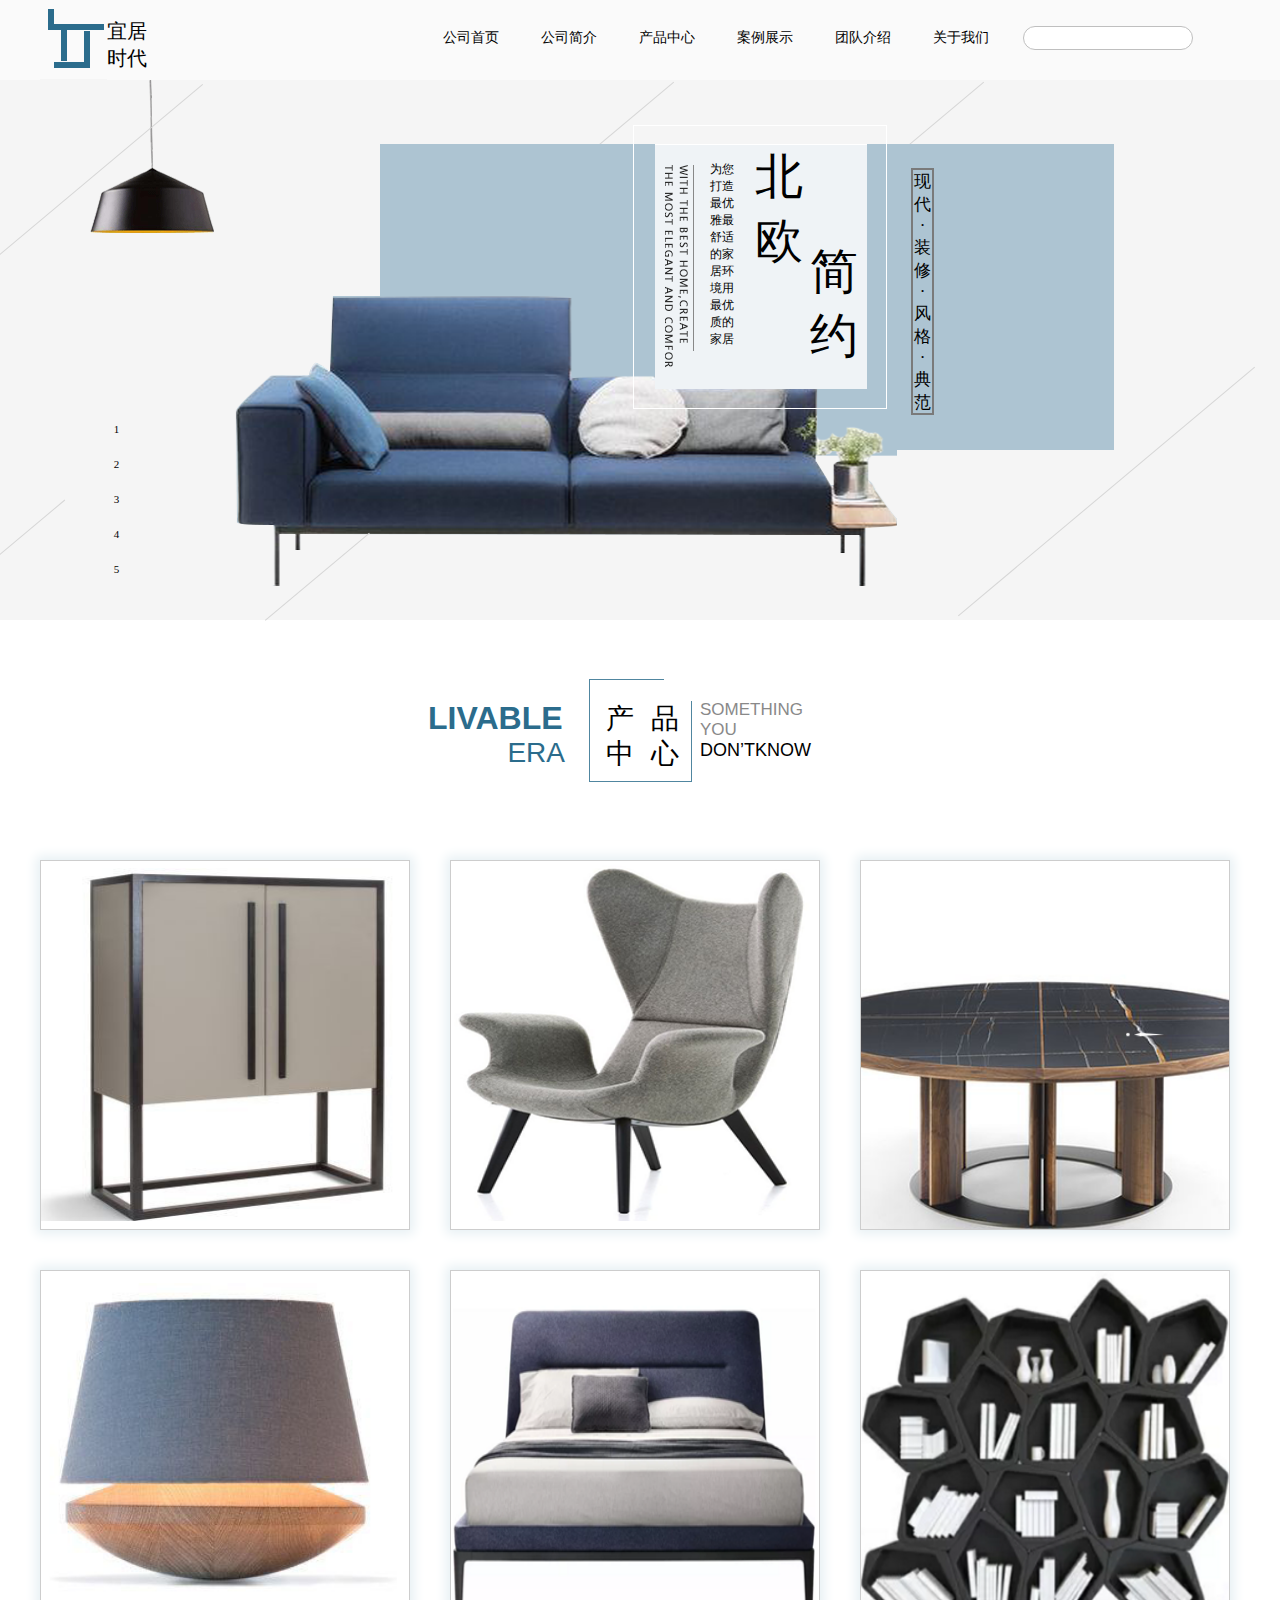
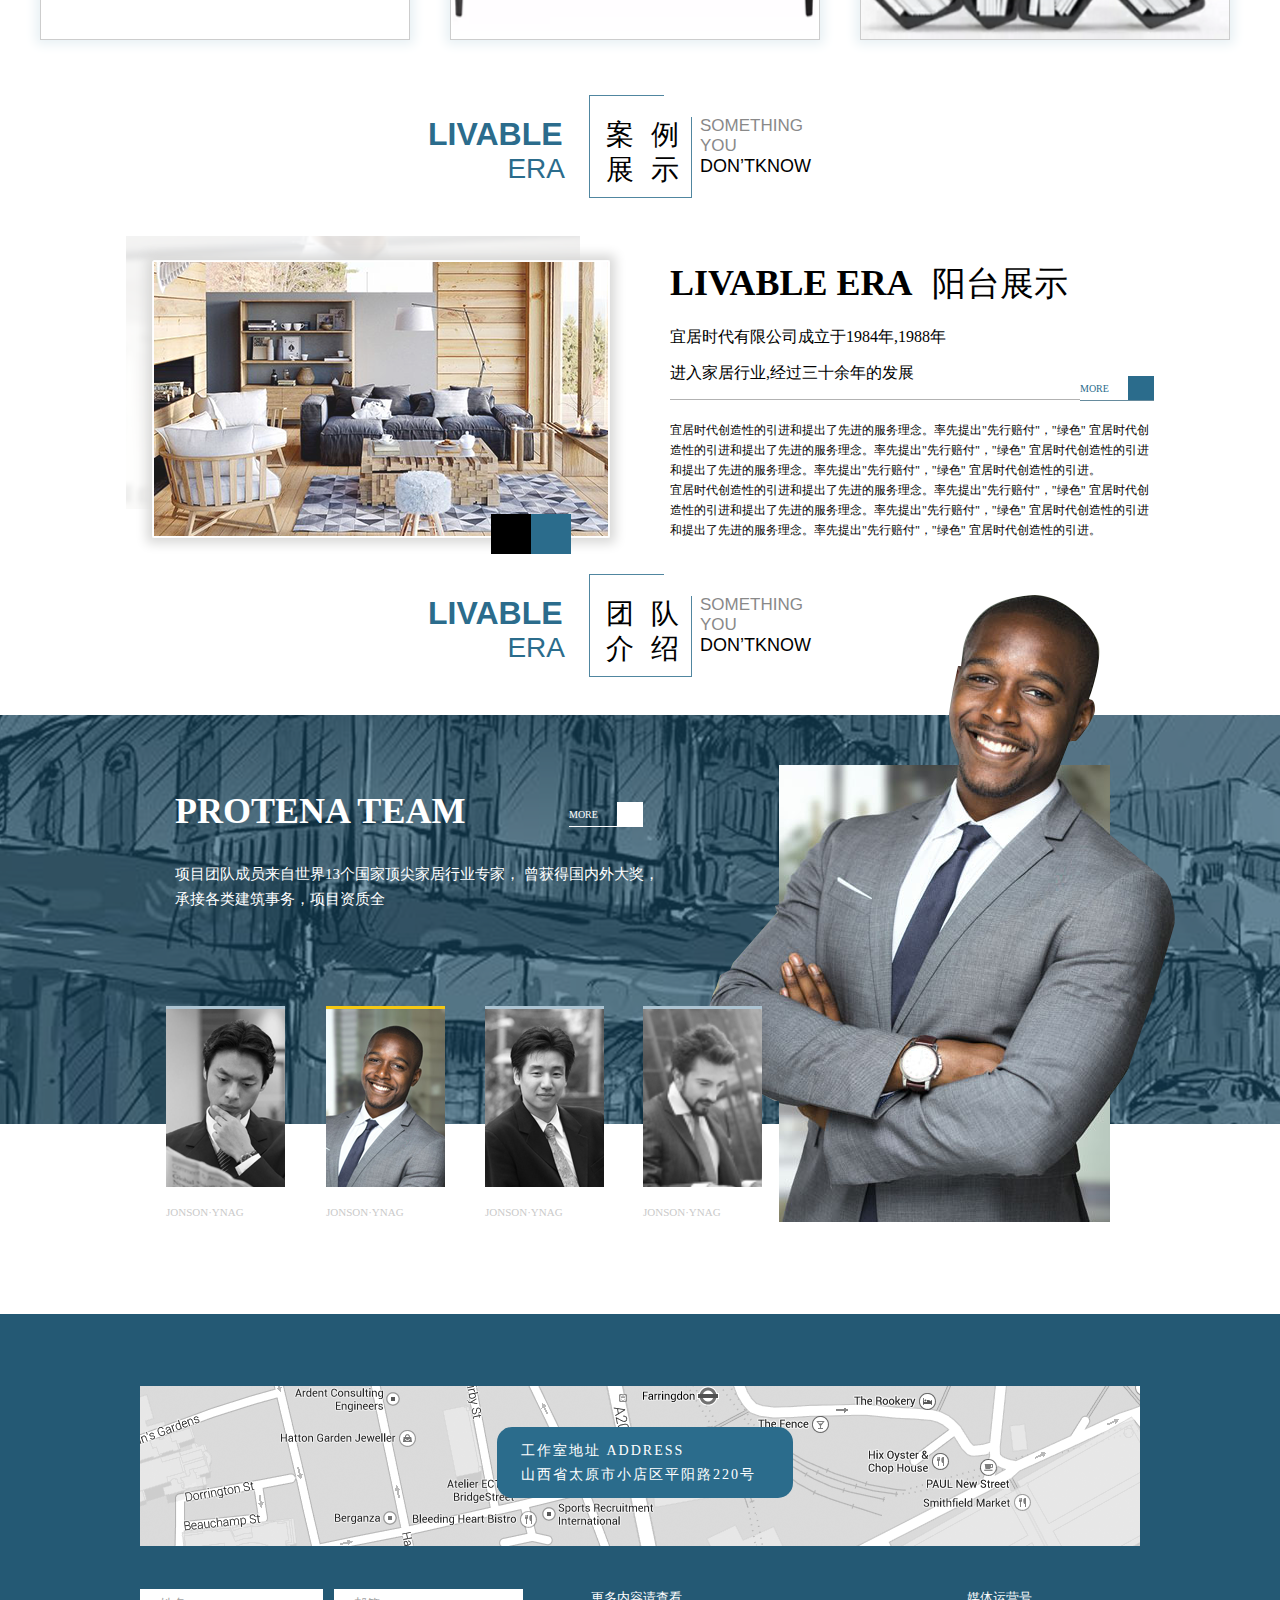
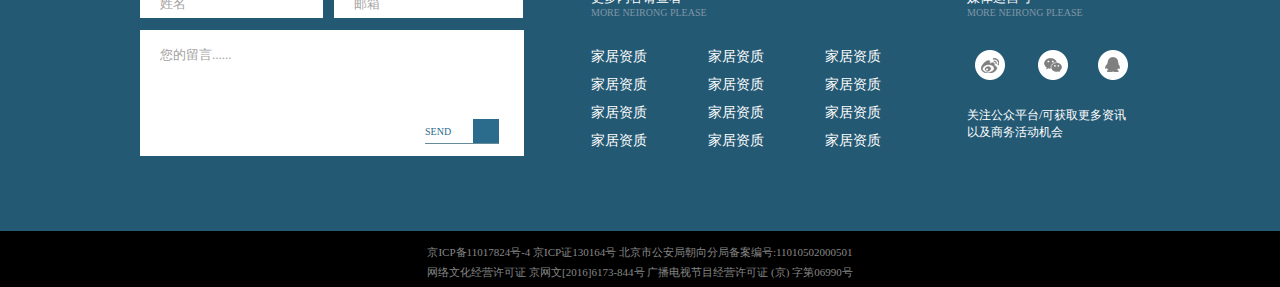
<file: index.html>
<!DOCTYPE html>
<html lang="en">
<head>
	<meta charset="UTF-8">
	<title>宜居时代</title>
	<link rel="stylesheet" href="css/index.css">
	<link rel="stylesheet" href="css/public.css">
</head>
<body>
	<header>
		<div class="head">
			<img src="img/headtu1.gif" alt="" class="headtu1">
			<div class="head_box1">
				<p>宜居时代</p>
			</div>
			<div class="head_box2">
				<a href="index.html">
					<div class="head_daohang_box">
						<img src="img/top.gif" alt="" class="head_top_icon">
						<p class="head_title">公司首页</p>
						<img src="img/bottom.gif" alt="" class="head_bottom_icon">
					</div>
				</a>
				<a href="index2.html">
					<div class="head_daohang_box">
						<img src="img/top.gif" alt="" class="head_top_icon">
						<p class="head_title">公司简介</p>
						<img src="img/bottom.gif" alt="" class="head_bottom_icon">
					</div>
				</a>
				<a href="index3.html">
					<div class="head_daohang_box">
						<img src="img/top.gif" alt="" class="head_top_icon">
						<p class="head_title">产品中心</p>
						<img src="img/bottom.gif" alt="" class="head_bottom_icon">
					</div>
				</a>
				<a href="index4.html">
					<div class="head_daohang_box">
						<img src="img/top.gif" alt="" class="head_top_icon">
						<p class="head_title">案例展示</p>
						<img src="img/bottom.gif" alt="" class="head_bottom_icon">
					</div>
				</a>
				<a href="index5.html">
					<div class="head_daohang_box">
						<img src="img/top.gif" alt="" class="head_top_icon">
						<p class="head_title">团队介绍</p>
						<img src="img/bottom.gif" alt="" class="head_bottom_icon">
					</div>
				</a>
				<a href="index6.html">
					<div class="head_daohang_box">
						<img src="img/top.gif" alt="" class="head_top_icon">
						<p class="head_title">关于我们</p>
						<img src="img/bottom.gif" alt="" class="head_bottom_icon">
					</div>
				</a>
				<!-- <p class="head_title2">公司简介</p>
				<p class="head_title2">产品中心</p>
				<p class="head_title2">案例展示</p>
				<p class="head_title2">团队介绍</p>
				<p class="head_title2">关于我们</p> -->
				<form action="">
					<input type="text" class="search">
					<a href=""><p class="search_icon">&#xe7d4;</p></a>
				</form>
			</div>
		</div>
	</header>
	<div class="banner">
		<div class="banner_content">
			<img src="img/deng.gif" alt="" class="deng">
			<img src="img/sofa.png" alt="" class="sofa">
			<div class="banner_content_box1"></div>
			<div class="banner_content_box2"></div>
			<div class="banner_content_box3"></div>
			<img src="img/shuzi.png" alt="" class="shuzi">
			<div class="banner_wenzi1">
				<p>为您打造最优雅最舒适的家居环境用最优质的家居</p>
			</div>
			<p class="banner_wenzi12">北<br>欧</p>
			<p class="banner_wenzi13">简<br>约</p>
			<div class="banner_box4">
				现<br>代<br>·<br>装<br>修<br>·<br>风<br>格<br>·<br>典<br>范
			</div>
		</div>
		<div class="banner_line"></div>
		<div class="banner_line1"></div>
		<div class="banner_line3"></div>
		<div class="banner_line4"></div>
		<div class="banner_line5"></div>
		<div class="banner_line6"></div>
		<div class="banner_number">
			<div class="banner_number1">
				<img src="img/top.gif" alt="" class="head_top_icon banner_top_icon">
				<p>1</p>
				<img src="img/bottom.gif" alt="" class="banner_bottom_icon">
			</div>
			<div class="banner_number1">
				<img src="img/top.gif" alt="" class="head_top_icon banner_top_icon">
				<p>2</p>
				<img src="img/bottom.gif" alt="" class="banner_bottom_icon">
			</div>
			<div class="banner_number1">
				<img src="img/top.gif" alt="" class="head_top_icon banner_top_icon">
				<p>3</p>
				<img src="img/bottom.gif" alt="" class="banner_bottom_icon">
			</div>
			<div class="banner_number1">
				<img src="img/top.gif" alt="" class="head_top_icon banner_top_icon">
				<p>4</p>
				<img src="img/bottom.gif" alt="" class="banner_bottom_icon">
			</div>
			<div class="banner_number1">
				<img src="img/top.gif" alt="" class="head_top_icon banner_top_icon">
				<p>5</p>
				<img src="img/bottom.gif" alt="" class="banner_bottom_icon">
			</div>
		</div>
	</div>
	<main class="chanpin">
		<div class="chanpin_title">
			<div class="chanpin_title1">
				<p class="chanpin_title1_zi1">LIVABLE</p>
				<p class="chanpin_title1_zi2">ERA</p>
			</div>
			<div class="chanpin_title2">
				<p class="chanpin_title2_zi1">产</p>
				<p class="chanpin_title2_zi1">品</p>
				<p class="chanpin_title2_zi2">中</p>
				<p class="chanpin_title2_zi2">心</p>
			</div>
			<div class="chanpin_jia_tu">
				&#xe66c;
			</div>
			<div class="chanpin_title3">
				<p class="chanpin_title3_zi1">SOMETHING</p>
				<p class="chanpin_title3_zi1">YOU</p>
				<p class="chanpin_title3_zi2">DON’TKNOW</p>
			</div>
		</div>
		<div class="chanpin_content">
			<div class="chanpin_content_box1">
				<img src="img/xiangzi.png" alt="">
				<div class="chanpin_content_box_cover">
					<img src="img/cover_icon1.png" alt="" class="cover_icon1">
					<div class="chanpin_content_box_cover_zi1">
						<span>T</span>
						<span>A</span>
						<span>B</span>
						<span>L</span>
						<span>E</span>
					</div>
					<img src="img/cover_icon1.png" alt="" class="cover_icon2">
					<div class="chanpin_content_box_cover_hezi1"></div>
					<div class="chanpin_content_box_cover_hezi2">
						<p class="chanpin_content_box_cover_hezi2_can">餐</p>
						<p class="chanpin_content_box_cover_hezi2_zuo">桌</p>
					</div>
				</div>
			</div>
			<div class="chanpin_content_box1">
				<img src="img/zuoyi.png" alt="">
				<div class="chanpin_content_box_cover">
					<img src="img/cover_icon1.png" alt="" class="cover_icon1">
					<div class="chanpin_content_box_cover_zi1">
						<span>T</span>
						<span>A</span>
						<span>B</span>
						<span>L</span>
						<span>E</span>
					</div>
					<img src="img/cover_icon1.png" alt="" class="cover_icon2">
					<div class="chanpin_content_box_cover_hezi1"></div>
					<div class="chanpin_content_box_cover_hezi2">
						<p class="chanpin_content_box_cover_hezi2_can">坐</p>
						<p class="chanpin_content_box_cover_hezi2_zuo">椅</p>
					</div>
				</div>
			</div>
			<div class="chanpin_content_box2">
				<img src="img/zuozi.png" alt="">
				<div class="chanpin_content_box_cover">
					<img src="img/cover_icon1.png" alt="" class="cover_icon1">
					<div class="chanpin_content_box_cover_zi1">
						<span>T</span>
						<span>A</span>
						<span>B</span>
						<span>L</span>
						<span>E</span>
					</div>
					<img src="img/cover_icon1.png" alt="" class="cover_icon2">
					<div class="chanpin_content_box_cover_hezi1"></div>
					<div class="chanpin_content_box_cover_hezi2">
						<p class="chanpin_content_box_cover_hezi2_can">桌</p>
						<p class="chanpin_content_box_cover_hezi2_zuo">子</p>
					</div>
				</div>
			</div>
			<div class="chanpin_content_box1 chanpin_content_box_top">
				<img src="img/taideng.png" alt="">
				<div class="chanpin_content_box_cover">
					<img src="img/cover_icon1.png" alt="" class="cover_icon1">
					<div class="chanpin_content_box_cover_zi1">
						<span>T</span>
						<span>A</span>
						<span>B</span>
						<span>L</span>
						<span>E</span>
					</div>
					<img src="img/cover_icon1.png" alt="" class="cover_icon2">
					<div class="chanpin_content_box_cover_hezi1"></div>
					<div class="chanpin_content_box_cover_hezi2">
						<p class="chanpin_content_box_cover_hezi2_can">台</p>
						<p class="chanpin_content_box_cover_hezi2_zuo">灯</p>
					</div>
				</div>
			</div>
			<div class="chanpin_content_box1 chanpin_content_box_top">
				<img src="img/chuang.png" alt="">
				<div class="chanpin_content_box_cover">
					<img src="img/cover_icon1.png" alt="" class="cover_icon1">
					<div class="chanpin_content_box_cover_zi1">
						<span>T</span>
						<span>A</span>
						<span>B</span>
						<span>L</span>
						<span>E</span>
					</div>
					<img src="img/cover_icon1.png" alt="" class="cover_icon2">
					<div class="chanpin_content_box_cover_hezi1"></div>
					<div class="chanpin_content_box_cover_hezi2">
						<p class="chanpin_content_box_cover_hezi2_can">睡</p>
						<p class="chanpin_content_box_cover_hezi2_zuo">床</p>
					</div>
				</div>
			</div>
			<div class="chanpin_content_box2 chanpin_content_box_top">
				<img src="img/shujia.png" alt="">
				<div class="chanpin_content_box_cover">
					<img src="img/cover_icon1.png" alt="" class="cover_icon1">
					<div class="chanpin_content_box_cover_zi1">
						<span>T</span>
						<span>A</span>
						<span>B</span>
						<span>L</span>
						<span>E</span>
					</div>
					<img src="img/cover_icon1.png" alt="" class="cover_icon2">
					<div class="chanpin_content_box_cover_hezi1"></div>
					<div class="chanpin_content_box_cover_hezi2">
						<p class="chanpin_content_box_cover_hezi2_can">书</p>
						<p class="chanpin_content_box_cover_hezi2_zuo">架</p>
					</div>
				</div>
			</div>
		</div>
	</main>
	<main class="anli">
		<div class="chanpin_title">
			<div class="chanpin_title1">
				<p class="chanpin_title1_zi1">LIVABLE</p>
				<p class="chanpin_title1_zi2">ERA</p>
			</div>
			<div class="chanpin_title2">
				<p class="chanpin_title2_zi1">案</p>
				<p class="chanpin_title2_zi1">例</p>
				<p class="chanpin_title2_zi2">展</p>
				<p class="chanpin_title2_zi2">示</p>
			</div>
			<div class="chanpin_jia_tu">
				&#xe66c;
			</div>
			<div class="chanpin_title3">
				<p class="chanpin_title3_zi1">SOMETHING</p>
				<p class="chanpin_title3_zi1">YOU</p>
				<p class="chanpin_title3_zi2">DON’TKNOW</p>
			</div>
		</div>
		<div class="anli_content">
			<div class="anli_content_tu1">
				<img src="img/anlitu1.png" alt="">
			</div>
			<div class="anli_content_tu2">
				<img src="img/anlitu2.png" alt="">
			</div>
			<div class="anli_content_xbox1">
				&#xe693;
			</div>
			<div class="anli_content_xbox2">
				&#xe694;
			</div>
			<div class="anli_content_wenzi">
				<p>
					<span class="anli_content_wenzi1">LIVABLE ERA</span>
					<span>&nbsp;&nbsp;&nbsp;</span>
					<span class="anli_content_wenzi2">阳台展示</span>
				</p>
				<p class="anli_content_wenzi3">
					宜居时代有限公司成立于1984年,1988年
				</p>
				<p class="anli_content_wenzi4">
					进入家居行业,经过三十余年的发展
				</p>
				<div class="anli_content_line"></div>
				<div class="anli_content_line_right">
					<div class="anli_content_line_right_box1">
						MORE
					</div>
					<div class="anli_content_line_right_box2">
						&#xe65b;
					</div>
				</div>
				<p class="anli_content_wenzi5">
					宜居时代创造性的引进和提出了先进的服务理念。率先提出"先行赔付"，"绿色"
					宜居时代创造性的引进和提出了先进的服务理念。率先提出"先行赔付"，"绿色"
					宜居时代创造性的引进和提出了先进的服务理念。率先提出"先行赔付"，"绿色"
					宜居时代创造性的引进。
				</p>
				<p class="anli_content_wenzi6">
					宜居时代创造性的引进和提出了先进的服务理念。率先提出"先行赔付"，"绿色"
					宜居时代创造性的引进和提出了先进的服务理念。率先提出"先行赔付"，"绿色"
					宜居时代创造性的引进和提出了先进的服务理念。率先提出"先行赔付"，"绿色"
					宜居时代创造性的引进。
				</p>
			</div>
		</div>
	</main>
	
	<section class="team">
		<div class="chanpin_title">
			<div class="chanpin_title1">
				<p class="chanpin_title1_zi1">LIVABLE</p>
				<p class="chanpin_title1_zi2">ERA</p>
			</div>
			<div class="chanpin_title2">
				<p class="chanpin_title2_zi1">团</p>
				<p class="chanpin_title2_zi1">队</p>
				<p class="chanpin_title2_zi2">介</p>
				<p class="chanpin_title2_zi2">绍</p>
			</div>
			<div class="chanpin_jia_tu">
				&#xe66c;
			</div>
			<div class="chanpin_title3">
				<p class="chanpin_title3_zi1">SOMETHING</p>
				<p class="chanpin_title3_zi1">YOU</p>
				<p class="chanpin_title3_zi2">DON’TKNOW</p>
			</div>
		</div>
		<div class="team_content">
			<p class="team_content_title1">PROTENA TEAM</p>
			<div class="anli_content_line_right team_content_line_right">
					<div class="anli_content_line_right_box1 team_anli_content_line_right_box1">
						MORE
					</div>
					<div class="anli_content_line_right_box2 team_content_line_right_box2">
						&#xe65b;
					</div>
			</div>
			<p class="team_content_title2">
				项目团队成员来自世界13个国家顶尖家居行业专家，
				曾获得国内外大奖，承接各类建筑事务，项目资质全
			</p>
		</div>
		<div class="team_man">
			<img src="img/man.png" alt="">
		</div>
		<div class="team_man1">
			<img src="img/man2.png" alt="">
		</div>
		<div class="team_people_tu1">
			<img src="img/pp1.png" alt="">
			<p>JONSON·YNAG</p>
		</div>
		<div class="team_people_tu1 team_people_tu2">
			<img src="img/pp2.png" alt="">
			<p>JONSON·YNAG</p>
		</div>
		<div class="team_people_tu1 team_people_tu3">
			<img src="img/pp3.png" alt="">
			<p>JONSON·YNAG</p>
		</div>
		<div class="team_people_tu1 team_people_tu4">
			<img src="img/pp4.png" alt="">
			<p>JONSON·YNAG</p>
		</div>
	</section>
	<footer class="weibu">
		<div class="weibu_content">
			<div class="weibu_content_tu1">
				<img src="img/weibu_tu.png" alt="">
				<span class="weibu_content_icon">&#xe64b;</span>
				<div class="weibu_content_tu1_address">
					<p>工作室地址 ADDRESS</p>
					<p class="weibu_content_tu1_address_des">山西省太原市小店区平阳路220号</p>
				</div>
			</div>
			<div class="weibu_content_neirong">
				<div class="weibu_content_neirong1">
					<div class="weibu_content_neirong1_1">
						<p>姓名</p>
					</div>
					<div class="weibu_content_neirong1_2">
						<p>邮箱</p>
					</div>
					<div class="weibu_content_neirong1_3">
						<p>您的留言......</p>
						<div class="anli_content_line_right weibu_content_neirong1_line">
							<div class="anli_content_line_right_box1">
								SEND
							</div>
							<div class="anli_content_line_right_box2">
								&#xe65b;
							</div>
						</div>
					</div>
				</div>
				<div class="weibu_content_neirong2">
					<p class="weibu_content_neirong2_zi1">更多内容请查看</p>
					<p class="weibu_content_neirong2_zi2">MORE NEIRONG PLEASE</p>
					<ul class="weibu_content_neirong2_zi3">
						<li>家居资质</li>
						<li>家居资质</li>
						<li>家居资质</li>
						<li>家居资质</li>
					</ul>
					<ul class="weibu_content_neirong2_zi3">
						<li>家居资质</li>
						<li>家居资质</li>
						<li>家居资质</li>
						<li>家居资质</li>
					</ul>
					<ul class="weibu_content_neirong2_zi3 weibu_content_neirong2_zi4">
						<li>家居资质</li>
						<li>家居资质</li>
						<li>家居资质</li>
						<li>家居资质</li>
					</ul>
				</div>
				<div class="weibu_content_neirong3">
					<p class="weibu_content_neirong2_zi1">媒体运营号</p>
					<p class="weibu_content_neirong2_zi2">MORE NEIRONG PLEASE</p>
					<div class="weibu_content_neirong3_icon">
						<div class="weibu_content_neirong3_icon1">
							<img src="img/weibo.png" alt="">
						</div>
						<div class="weibu_content_neirong3_icon1 weibu_content_neirong3_icon2">
							<img src="img/weixin.png" alt="">
						</div>
						<div class="weibu_content_neirong3_icon1 weibu_content_neirong3_icon3">
							<img src="img/qq.png" alt="">
						</div>
					</div>
					<p class="weibu_content_neirong3_icon_wenzi">关注公众平台/可获取更多资讯</p>
					<p class="weibu_content_neirong3_icon_wenzi2">以及商务活动机会</p>
				</div>
			</div>
		</div>
		<div class="coypright">
			<p class="coypright_title1">京ICP备11017824号-4 京ICP证130164号 
			北京市公安局朝向分局备案编号:11010502000501
			</p>
			<p class="coypright_title2">网络文化经营许可证 京网文[2016]6173-844号 广播电视节目经营许可证 (京) 字第06990号</p>
		</div>
	</footer>
</body>
</html>
</file>
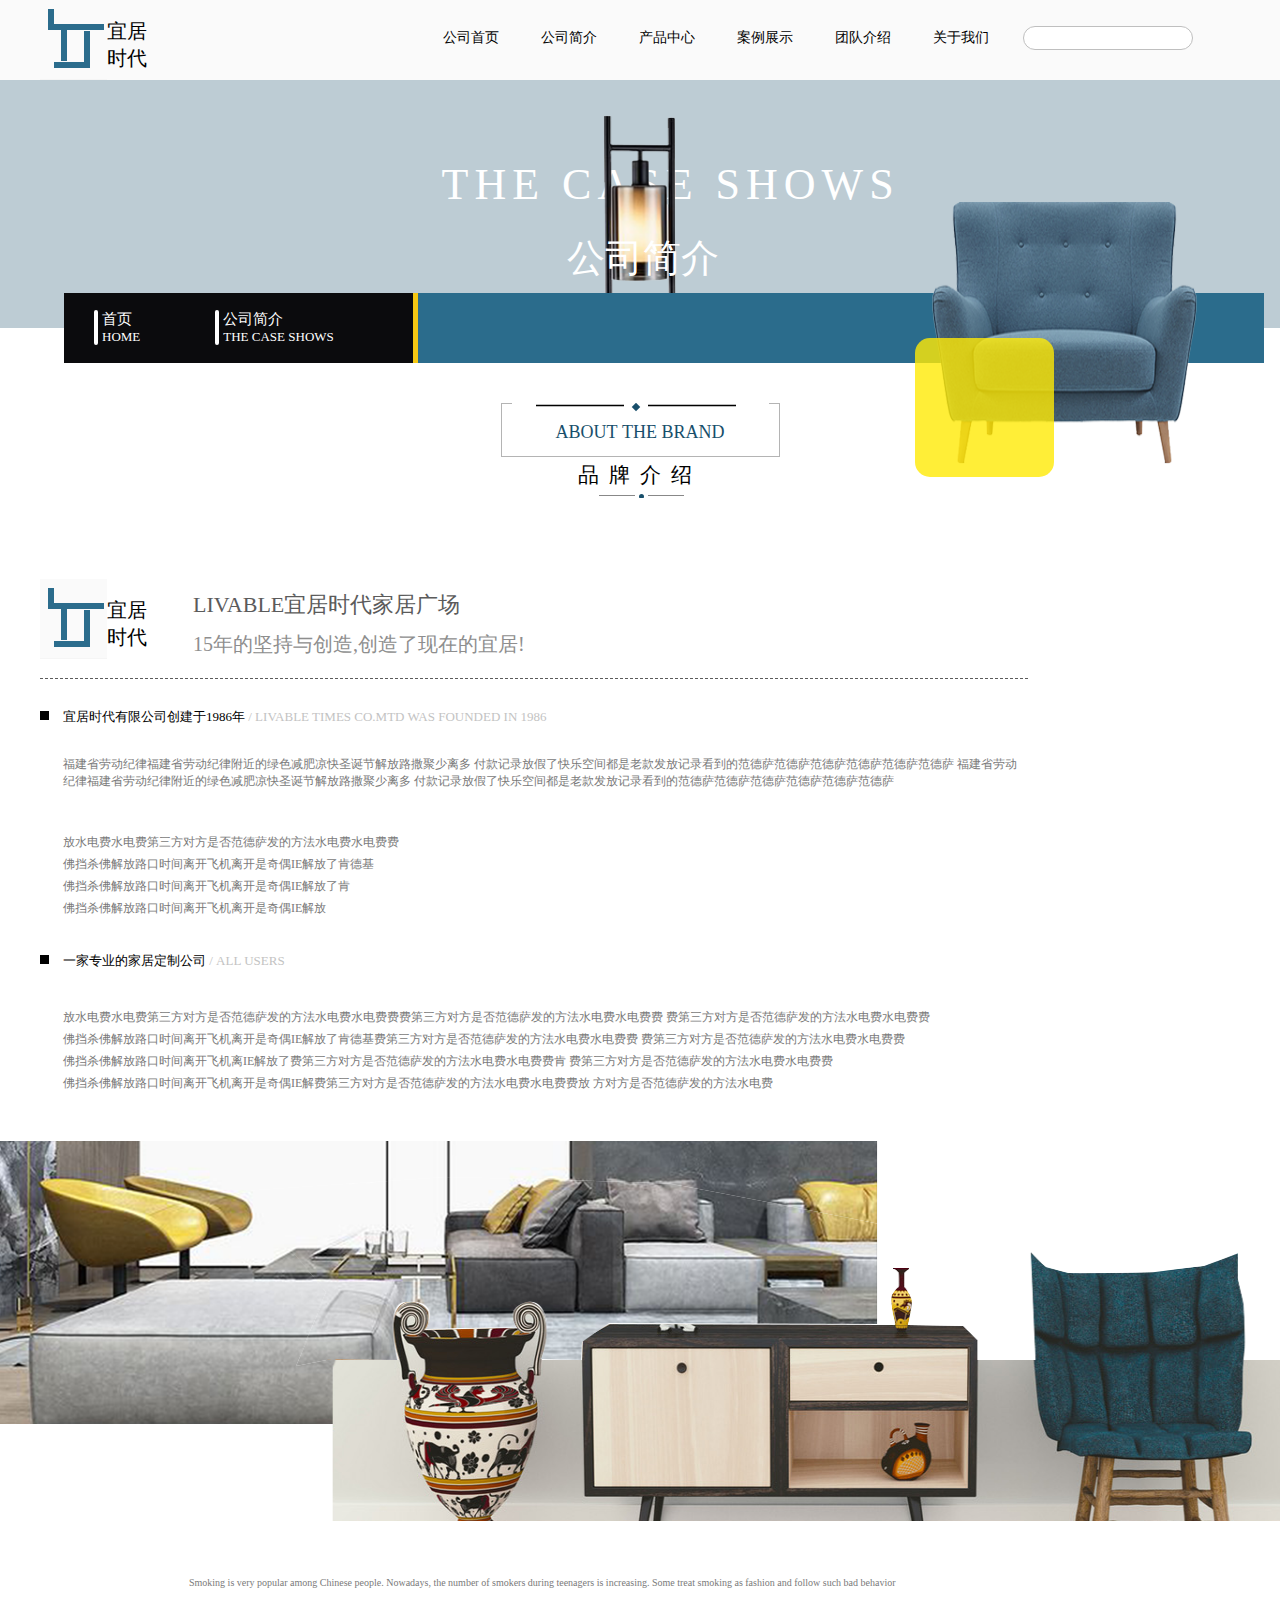
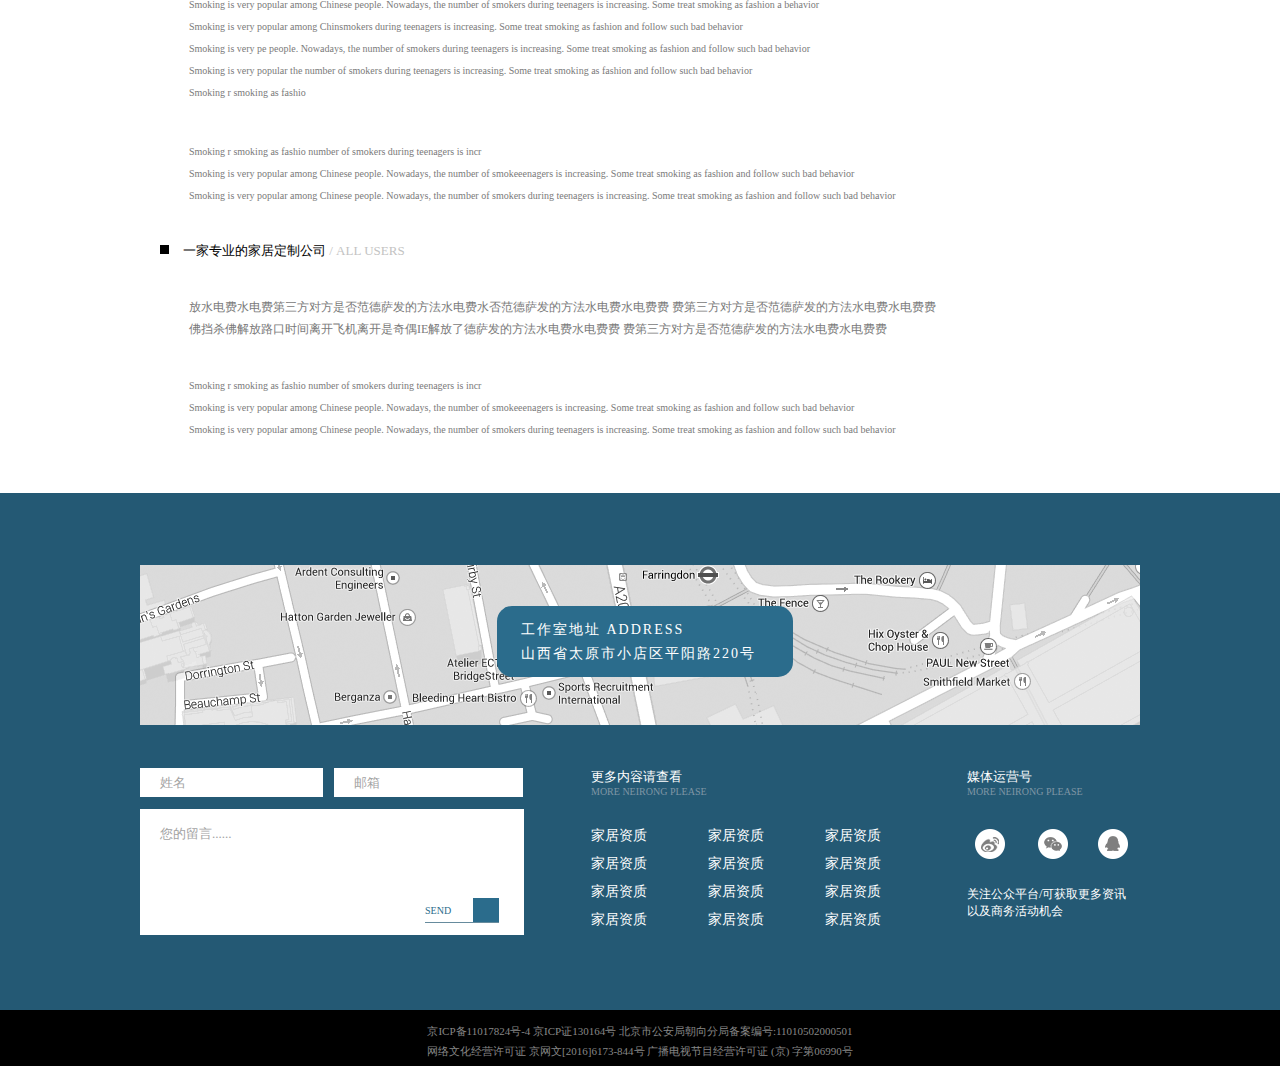
<file: index2.html>
<!DOCTYPE html>
<html lang="en">
<head>
	<meta charset="UTF-8">
	<title>公司简介</title>
	<link rel="stylesheet" href="css/public.css">
	<link rel="stylesheet" href="css/index2.css">
</head>
<body>
	<header>
		<div class="head">
			<img src="img/headtu1.gif" alt="" class="headtu1">
			<div class="head_box1">
				<p>宜居时代</p>
			</div>
			<div class="head_box2">
				<a href="index.html">
					<div class="head_daohang_box">
						<img src="img/top.gif" alt="" class="head_top_icon">
						<p class="head_title">公司首页</p>
						<img src="img/bottom.gif" alt="" class="head_bottom_icon">
					</div>
				</a>
				<a href="index2.html">
					<div class="head_daohang_box">
						<img src="img/top.gif" alt="" class="head_top_icon">
						<p class="head_title">公司简介</p>
						<img src="img/bottom.gif" alt="" class="head_bottom_icon">
					</div>
				</a>
				<a href="index3.html">
					<div class="head_daohang_box">
						<img src="img/top.gif" alt="" class="head_top_icon">
						<p class="head_title">产品中心</p>
						<img src="img/bottom.gif" alt="" class="head_bottom_icon">
					</div>
				</a>
				<a href="index4.html">
					<div class="head_daohang_box">
						<img src="img/top.gif" alt="" class="head_top_icon">
						<p class="head_title">案例展示</p>
						<img src="img/bottom.gif" alt="" class="head_bottom_icon">
					</div>
				</a>
				<a href="index5.html">
					<div class="head_daohang_box">
						<img src="img/top.gif" alt="" class="head_top_icon">
						<p class="head_title">团队介绍</p>
						<img src="img/bottom.gif" alt="" class="head_bottom_icon">
					</div>
				</a>
				<a href="index6.html">
					<div class="head_daohang_box">
						<img src="img/top.gif" alt="" class="head_top_icon">
						<p class="head_title">关于我们</p>
						<img src="img/bottom.gif" alt="" class="head_bottom_icon">
					</div>
				</a>
				<!-- <p class="head_title2">公司简介</p>
				<p class="head_title2">产品中心</p>
				<p class="head_title2">案例展示</p>
				<p class="head_title2">团队介绍</p>
				<p class="head_title2">关于我们</p> -->
				<form action="">
					<input type="text" class="search">
					<a href=""><p class="search_icon">&#xe7d4;</p></a>
				</form>
			</div>
		</div>
	</header>
	<div class="banner">
		<p class="banner_title1">THE&nbsp;CASE&nbsp;SHOWS</p>
		<p class="banner_title2">公司简介</p>
		<div class="banner_youdeng">
			<img src="img/youdeng.png" alt="">
		</div>
	</div>
	<div class="banner_line_tu">
		<div class="banner_line_tu_left">
			<div class="banner_line_tu_left1">
				<div class="banner_line_tu_left1_line"></div>
				<div class="banner_line_tu_left1_line2">
					<p class="banner_line_tu_left1_line_title1">首页</p>
					<p class="banner_line_tu_left1_line_title2">HOME</p>
				</div>
			</div>
			<div class="banner_line_tu_left2">
				&#xe608;&#xe608;&#xe608;
			</div>
			<div class="banner_line_tu_left1">
				<div class="banner_line_tu_left1_line"></div>
				<div class="banner_line_tu_left1_line2">
					<p class="banner_line_tu_left1_line_title1">公司简介&nbsp;&nbsp;&nbsp;&nbsp;&nbsp;&nbsp;&nbsp;</p>
					<p class="banner_line_tu_left1_line_title2">THE&nbsp;CASE&nbsp;SHOWS</p>
				</div>
			</div>
		</div>
	</div>
	<div class="shafa">
		<img src="img/shafa.png" alt="">
	</div>
	<div class="yellow_box"></div>

	<main class="jianjie">
		<div class="anli_content_title">
			<div class="anli_content_title_box1">
				<div class="anli_content_title_box2">
					<div class="anli_content_title_box2_line1"><div class="anli_content_title_box2_line2"></div></div>
					<div class="anli_content_title_box2_xbox"></div>
					<div class="anli_content_title_box2_line1 anli_content_title_box2_line3"><div class="anli_content_title_box2_line2"></div></div>
					ABOUT&nbsp;THE&nbsp;BRAND
				</div>
			</div>
			<div class="anli_content_title_box3">
				品牌介绍
			</div>
			<div class="anli_content_title_box4">
				<div class="anli_content_title_box4_line1"></div>
				<div class="anli_content_title_box4_line2"></div>
				<div class="anli_content_title_box4_line1 anli_content_title_box4_line3"></div>
			</div>
		</div>
		<div class="jianjie_title1">
			<img src="img/headtu1.gif" alt="" class="headtu1">
			<div class="head_box1">
				<p>宜居时代</p>
			</div>
			<div class="jianjie_title1_box">
				<p class="jianjie_title1_box_wenzi1">LIVABLE宜居时代家居广场</p>
				<p class="jianjie_title1_box_wenzi2">15年的坚持与创造,创造了现在的宜居!</p>
			</div>
		</div>
		<div class="jianjie_title12">
			<div class="jianjie_title12_wenzi1">
				<div class="jianjie_title12_wenzi1_box"></div>
				<p class="jianjie_title12_wenzi1_p">
					<span>宜居时代有限公司创建于1986年 </span>
					<span class="jianjie_title12_wenzi1_2">/ LIVABLE TIMES CO.MTD WAS FOUNDED IN 1986</span>
				</p>
			</div>
			<div class="jianjie_title12_wenzi2">
					<p>
					福建省劳动纪律福建省劳动纪律附近的绿色减肥凉快圣诞节解放路撒聚少离多
					付款记录放假了快乐空间都是老款发放记录看到的范德萨范德萨范德萨范德萨范德萨范德萨
					福建省劳动纪律福建省劳动纪律附近的绿色减肥凉快圣诞节解放路撒聚少离多
					付款记录放假了快乐空间都是老款发放记录看到的范德萨范德萨范德萨范德萨范德萨范德萨
					</p>
			</div>
			<p class="jianjie_title12_wenzi3">放水电费水电费第三方对方是否范德萨发的方法水电费水电费费</p>
			<p class="jianjie_title12_wenzi4">佛挡杀佛解放路口时间离开飞机离开是奇偶IE解放了肯德基</p>
			<p class="jianjie_title12_wenzi4">佛挡杀佛解放路口时间离开飞机离开是奇偶IE解放了肯</p>
			<p class="jianjie_title12_wenzi4">佛挡杀佛解放路口时间离开飞机离开是奇偶IE解放</p>
			<div class="jianjie_title12_wenzi1 jianjie_title12_wenzi5">
				<div class="jianjie_title12_wenzi1_box"></div>
				<p class="jianjie_title12_wenzi1_p">
					<span>一家专业的家居定制公司 </span>
					<span class="jianjie_title12_wenzi1_2">/ ALL USERS</span>
				</p>
			</div>
			<p class="jianjie_title12_wenzi3">放水电费水电费第三方对方是否范德萨发的方法水电费水电费费费第三方对方是否范德萨发的方法水电费水电费费
			费第三方对方是否范德萨发的方法水电费水电费费</p>
			<p class="jianjie_title12_wenzi4">佛挡杀佛解放路口时间离开飞机离开是奇偶IE解放了肯德基费第三方对方是否范德萨发的方法水电费水电费费
			费第三方对方是否范德萨发的方法水电费水电费费</p>
			<p class="jianjie_title12_wenzi4">佛挡杀佛解放路口时间离开飞机离IE解放了费第三方对方是否范德萨发的方法水电费水电费费肯
			费第三方对方是否范德萨发的方法水电费水电费费</p>
			<p class="jianjie_title12_wenzi4">佛挡杀佛解放路口时间离开飞机离开是奇偶IE解费第三方对方是否范德萨发的方法水电费水电费费放
			方对方是否范德萨发的方法水电费</p>
		</div>
	</main>
	
	<div class="company_tu">
		<img src="img/company.png" alt="">
	</div>
	
	<div class="yingwen">
		<p class="yongwen1">Smoking is very popular among Chinese people. Nowadays, the number of smokers during teenagers is increasing. Some treat smoking as fashion and follow such bad behavior</p>
		<p class="yongwen1">Smoking is very popular among Chinese people. Nowadays, the number of smokers during teenagers is increasing. Some treat smoking as fashion a behavior</p>
		<p class="yongwen1">Smoking is very popular among Chinsmokers during teenagers is increasing. Some treat smoking as fashion and follow such bad behavior</p>
		<p class="yongwen1">Smoking is very pe people. Nowadays, the number of smokers during teenagers is increasing. Some treat smoking as fashion and follow such bad behavior</p>
		<p class="yongwen1">Smoking is very popular  the number of smokers during teenagers is increasing. Some treat smoking as fashion and follow such bad behavior</p>
		<p class="yongwen1">Smoking r smoking as fashio</p>

		<p class="yongwen1 yongwen2">Smoking r smoking as fashio number of smokers during teenagers is incr</p>
		<p class="yongwen1">Smoking is very popular among Chinese people. Nowadays, the number of smokeeenagers is increasing. Some treat smoking as fashion and follow such bad behavior</p>
		<p class="yongwen1">Smoking is very popular among Chinese people. Nowadays, the number of smokers during teenagers is increasing. Some treat smoking as fashion and follow such bad behavior</p>
		<div class="jianjie_title12_wenzi1 jianjie_title12_wenzi5">
				<div class="jianjie_title12_wenzi1_box"></div>
				<p class="jianjie_title12_wenzi1_p">
					<span>一家专业的家居定制公司 </span>
					<span class="jianjie_title12_wenzi1_2">/ ALL USERS</span>
				</p>
		</div>
		<p class="jianjie_title12_wenzi3 yingwen4">放水电费水电费第三方对方是否范德萨发的方法水电费水否范德萨发的方法水电费水电费费
		费第三方对方是否范德萨发的方法水电费水电费费</p>
		<p class="jianjie_title12_wenzi4 yingwen4">
		佛挡杀佛解放路口时间离开飞机离开是奇偶IE解放了德萨发的方法水电费水电费费
		费第三方对方是否范德萨发的方法水电费水电费费</p>
		<p class="yongwen1 yongwen2">Smoking r smoking as fashio number of smokers during teenagers is incr</p>
		<p class="yongwen1">Smoking is very popular among Chinese people. Nowadays, the number of smokeeenagers is increasing. Some treat smoking as fashion and follow such bad behavior</p>
		<p class="yongwen1">Smoking is very popular among Chinese people. Nowadays, the number of smokers during teenagers is increasing. Some treat smoking as fashion and follow such bad behavior</p>
	</div>
	<footer class="weibu">
		<div class="weibu_content">
			<div class="weibu_content_tu1">
				<img src="img/weibu_tu.png" alt="">
				<span class="weibu_content_icon">&#xe64b;</span>
				<div class="weibu_content_tu1_address">
					<p>工作室地址 ADDRESS</p>
					<p class="weibu_content_tu1_address_des">山西省太原市小店区平阳路220号</p>
				</div>
			</div>
			<div class="weibu_content_neirong">
				<div class="weibu_content_neirong1">
					<div class="weibu_content_neirong1_1">
						<p>姓名</p>
					</div>
					<div class="weibu_content_neirong1_2">
						<p>邮箱</p>
					</div>
					<div class="weibu_content_neirong1_3">
						<p>您的留言......</p>
						<div class="anli_content_line_right weibu_content_neirong1_line">
							<div class="anli_content_line_right_box1">
								SEND
							</div>
							<div class="anli_content_line_right_box2">
								&#xe65b;
							</div>
						</div>
					</div>
				</div>
				<div class="weibu_content_neirong2">
					<p class="weibu_content_neirong2_zi1">更多内容请查看</p>
					<p class="weibu_content_neirong2_zi2">MORE NEIRONG PLEASE</p>
					<ul class="weibu_content_neirong2_zi3">
						<li>家居资质</li>
						<li>家居资质</li>
						<li>家居资质</li>
						<li>家居资质</li>
					</ul>
					<ul class="weibu_content_neirong2_zi3">
						<li>家居资质</li>
						<li>家居资质</li>
						<li>家居资质</li>
						<li>家居资质</li>
					</ul>
					<ul class="weibu_content_neirong2_zi3 weibu_content_neirong2_zi4">
						<li>家居资质</li>
						<li>家居资质</li>
						<li>家居资质</li>
						<li>家居资质</li>
					</ul>
				</div>
				<div class="weibu_content_neirong3">
					<p class="weibu_content_neirong2_zi1">媒体运营号</p>
					<p class="weibu_content_neirong2_zi2">MORE NEIRONG PLEASE</p>
					<div class="weibu_content_neirong3_icon">
						<div class="weibu_content_neirong3_icon1">
							<img src="img/weibo.png" alt="">
						</div>
						<div class="weibu_content_neirong3_icon1 weibu_content_neirong3_icon2">
							<img src="img/weixin.png" alt="">
						</div>
						<div class="weibu_content_neirong3_icon1 weibu_content_neirong3_icon3">
							<img src="img/qq.png" alt="">
						</div>
					</div>
					<p class="weibu_content_neirong3_icon_wenzi">关注公众平台/可获取更多资讯</p>
					<p class="weibu_content_neirong3_icon_wenzi2">以及商务活动机会</p>
				</div>
			</div>
		</div>
		<div class="coypright">
			<p class="coypright_title1">京ICP备11017824号-4 京ICP证130164号 
			北京市公安局朝向分局备案编号:11010502000501
			</p>
			<p class="coypright_title2">网络文化经营许可证 京网文[2016]6173-844号 广播电视节目经营许可证 (京) 字第06990号</p>
		</div>
	</footer>
</body>
</html>
</file>
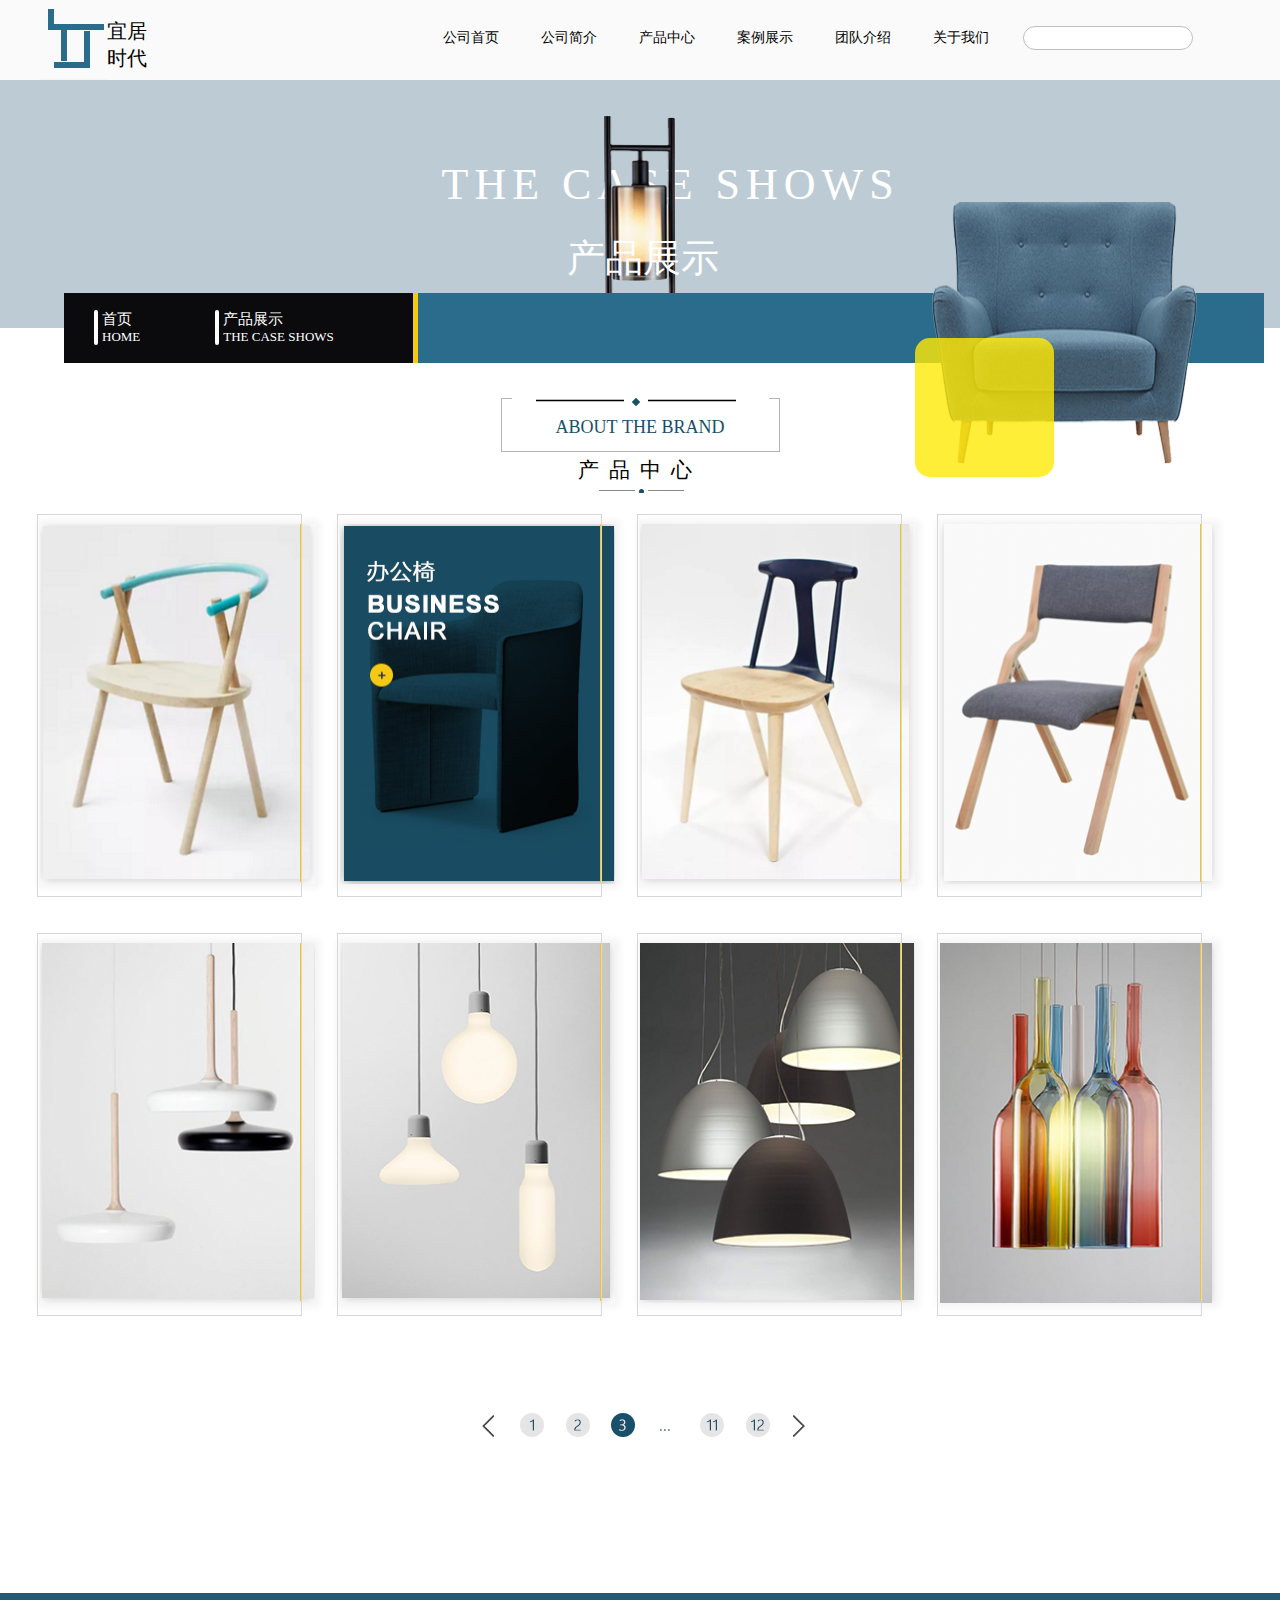
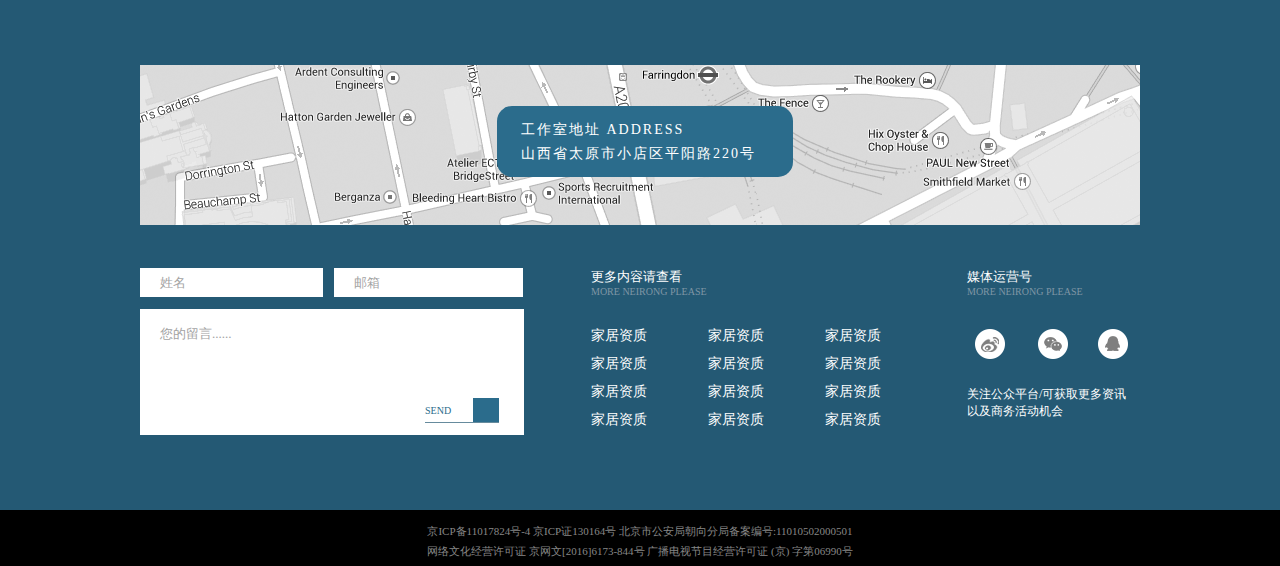
<file: index3.html>
<!DOCTYPE html>
<html lang="en">
<head>
	<meta charset="UTF-8">
	<title>产品展示</title>
	<link rel="stylesheet" href="css/public.css">
	<link rel="stylesheet" href="css/index3.css">
</head>
<body>
	<header>
		<div class="head">
			<img src="img/headtu1.gif" alt="" class="headtu1">
			<div class="head_box1">
				<p>宜居时代</p>
			</div>
			<div class="head_box2">
				<a href="index.html">
					<div class="head_daohang_box">
						<img src="img/top.gif" alt="" class="head_top_icon">
						<p class="head_title">公司首页</p>
						<img src="img/bottom.gif" alt="" class="head_bottom_icon">
					</div>
				</a>
				<a href="index2.html">
					<div class="head_daohang_box">
						<img src="img/top.gif" alt="" class="head_top_icon">
						<p class="head_title">公司简介</p>
						<img src="img/bottom.gif" alt="" class="head_bottom_icon">
					</div>
				</a>
				<a href="index3.html">
					<div class="head_daohang_box">
						<img src="img/top.gif" alt="" class="head_top_icon">
						<p class="head_title">产品中心</p>
						<img src="img/bottom.gif" alt="" class="head_bottom_icon">
					</div>
				</a>
				<a href="index4.html">
					<div class="head_daohang_box">
						<img src="img/top.gif" alt="" class="head_top_icon">
						<p class="head_title">案例展示</p>
						<img src="img/bottom.gif" alt="" class="head_bottom_icon">
					</div>
				</a>
				<a href="index5.html">
					<div class="head_daohang_box">
						<img src="img/top.gif" alt="" class="head_top_icon">
						<p class="head_title">团队介绍</p>
						<img src="img/bottom.gif" alt="" class="head_bottom_icon">
					</div>
				</a>
				<a href="index6.html">
					<div class="head_daohang_box">
						<img src="img/top.gif" alt="" class="head_top_icon">
						<p class="head_title">关于我们</p>
						<img src="img/bottom.gif" alt="" class="head_bottom_icon">
					</div>
				</a>
				<!-- <p class="head_title2">公司简介</p>
				<p class="head_title2">产品中心</p>
				<p class="head_title2">案例展示</p>
				<p class="head_title2">团队介绍</p>
				<p class="head_title2">关于我们</p> -->
				<form action="">
					<input type="text" class="search">
					<a href=""><p class="search_icon">&#xe7d4;</p></a>
				</form>
			</div>
		</div>
	</header>
	<div class="banner">
		<p class="banner_title1">THE&nbsp;CASE&nbsp;SHOWS</p>
		<p class="banner_title2">产品展示</p>
		<div class="banner_youdeng">
			<img src="img/youdeng.png" alt="">
		</div>
	</div>
	<div class="banner_line_tu">
		<div class="banner_line_tu_left">
			<div class="banner_line_tu_left1">
				<div class="banner_line_tu_left1_line"></div>
				<div class="banner_line_tu_left1_line2">
					<p class="banner_line_tu_left1_line_title1">首页</p>
					<p class="banner_line_tu_left1_line_title2">HOME</p>
				</div>
			</div>
			<div class="banner_line_tu_left2">
				&#xe608;&#xe608;&#xe608;
			</div>
			<div class="banner_line_tu_left1">
				<div class="banner_line_tu_left1_line"></div>
				<div class="banner_line_tu_left1_line2">
					<p class="banner_line_tu_left1_line_title1">产品展示&nbsp;&nbsp;&nbsp;&nbsp;&nbsp;&nbsp;&nbsp;</p>
					<p class="banner_line_tu_left1_line_title2">THE&nbsp;CASE&nbsp;SHOWS</p>
				</div>
			</div>
		</div>
	</div>
	<div class="shafa">
		<img src="img/shafa.png" alt="">
	</div>
	<div class="yellow_box"></div>
	<div class="chanpin">
		<div class="anli_content_title">
			<div class="anli_content_title_box1">
				<div class="anli_content_title_box2">
					<div class="anli_content_title_box2_line1"><div class="anli_content_title_box2_line2"></div></div>
					<div class="anli_content_title_box2_xbox"></div>
					<div class="anli_content_title_box2_line1 anli_content_title_box2_line3"><div class="anli_content_title_box2_line2"></div></div>
					ABOUT&nbsp;THE&nbsp;BRAND
				</div>
			</div>
			<div class="anli_content_title_box3">
				产品中心
			</div>
			<div class="anli_content_title_box4">
				<div class="anli_content_title_box4_line1"></div>
				<div class="anli_content_title_box4_line2"></div>
				<div class="anli_content_title_box4_line1 anli_content_title_box4_line3"></div>
			</div>
		</div>
		<div class="chanpin_content">
			<div class="chanpin_content_tu">
				<img src="img/cp1.png" alt="">
			</div>
			<div class="chanpin_kuang"></div>
			<div class="chanpin_kuang1"></div>
		</div>
		<div class="chanpin_content">
			<div class="chanpin_content_tu">
				<img src="img/cp2.png" alt="">
			</div>
			<div class="chanpin_kuang"></div>
			<div class="chanpin_kuang1"></div>
		</div>
		<div class="chanpin_content">
			<div class="chanpin_content_tu">
				<img src="img/cp3.png" alt="">
			</div>
			<div class="chanpin_kuang"></div>
			<div class="chanpin_kuang1"></div>
		</div>
		<div class="chanpin_content chanpin_content4">
			<div class="chanpin_content_tu">
				<img src="img/cp4.png" alt="">
			</div>
			<div class="chanpin_kuang"></div>
			<div class="chanpin_kuang1"></div>
		</div>
		<div class="chanpin_content">
			<div class="chanpin_content_tu">
				<img src="img/cp5.png" alt="">
			</div>
			<div class="chanpin_kuang"></div>
			<div class="chanpin_kuang1"></div>
		</div>
		<div class="chanpin_content">
			<div class="chanpin_content_tu">
				<img src="img/cp6.png" alt="">
			</div>
			<div class="chanpin_kuang"></div>
			<div class="chanpin_kuang1"></div>
		</div>
		<div class="chanpin_content">
			<div class="chanpin_content_tu">
				<img src="img/cp7.png" alt="">
			</div>
			<div class="chanpin_kuang"></div>
			<div class="chanpin_kuang1"></div>
		</div>
		<div class="chanpin_content chanpin_content4">
			<div class="chanpin_content_tu">
				<img src="img/cp8.png" alt="">
			</div>
			<div class="chanpin_kuang"></div>
			<div class="chanpin_kuang1"></div>
		</div>
	</div>
	<div class="chanpin_line">
		<img src="img/nav_anniu.png" alt="">
	</div>
	<footer class="weibu">
		<div class="weibu_content">
			<div class="weibu_content_tu1">
				<img src="img/weibu_tu.png" alt="">
				<span class="weibu_content_icon">&#xe64b;</span>
				<div class="weibu_content_tu1_address">
					<p>工作室地址 ADDRESS</p>
					<p class="weibu_content_tu1_address_des">山西省太原市小店区平阳路220号</p>
				</div>
			</div>
			<div class="weibu_content_neirong">
				<div class="weibu_content_neirong1">
					<div class="weibu_content_neirong1_1">
						<p>姓名</p>
					</div>
					<div class="weibu_content_neirong1_2">
						<p>邮箱</p>
					</div>
					<div class="weibu_content_neirong1_3">
						<p>您的留言......</p>
						<div class="anli_content_line_right weibu_content_neirong1_line">
							<div class="anli_content_line_right_box1">
								SEND
							</div>
							<div class="anli_content_line_right_box2">
								&#xe65b;
							</div>
						</div>
					</div>
				</div>
				<div class="weibu_content_neirong2">
					<p class="weibu_content_neirong2_zi1">更多内容请查看</p>
					<p class="weibu_content_neirong2_zi2">MORE NEIRONG PLEASE</p>
					<ul class="weibu_content_neirong2_zi3">
						<li>家居资质</li>
						<li>家居资质</li>
						<li>家居资质</li>
						<li>家居资质</li>
					</ul>
					<ul class="weibu_content_neirong2_zi3">
						<li>家居资质</li>
						<li>家居资质</li>
						<li>家居资质</li>
						<li>家居资质</li>
					</ul>
					<ul class="weibu_content_neirong2_zi3 weibu_content_neirong2_zi4">
						<li>家居资质</li>
						<li>家居资质</li>
						<li>家居资质</li>
						<li>家居资质</li>
					</ul>
				</div>
				<div class="weibu_content_neirong3">
					<p class="weibu_content_neirong2_zi1">媒体运营号</p>
					<p class="weibu_content_neirong2_zi2">MORE NEIRONG PLEASE</p>
					<div class="weibu_content_neirong3_icon">
						<div class="weibu_content_neirong3_icon1">
							<img src="img/weibo.png" alt="">
						</div>
						<div class="weibu_content_neirong3_icon1 weibu_content_neirong3_icon2">
							<img src="img/weixin.png" alt="">
						</div>
						<div class="weibu_content_neirong3_icon1 weibu_content_neirong3_icon3">
							<img src="img/qq.png" alt="">
						</div>
					</div>
					<p class="weibu_content_neirong3_icon_wenzi">关注公众平台/可获取更多资讯</p>
					<p class="weibu_content_neirong3_icon_wenzi2">以及商务活动机会</p>
				</div>
			</div>
		</div>
		<div class="coypright">
			<p class="coypright_title1">京ICP备11017824号-4 京ICP证130164号 
			北京市公安局朝向分局备案编号:11010502000501
			</p>
			<p class="coypright_title2">网络文化经营许可证 京网文[2016]6173-844号 广播电视节目经营许可证 (京) 字第06990号</p>
		</div>
	</footer>
</body>
</html>
</file>
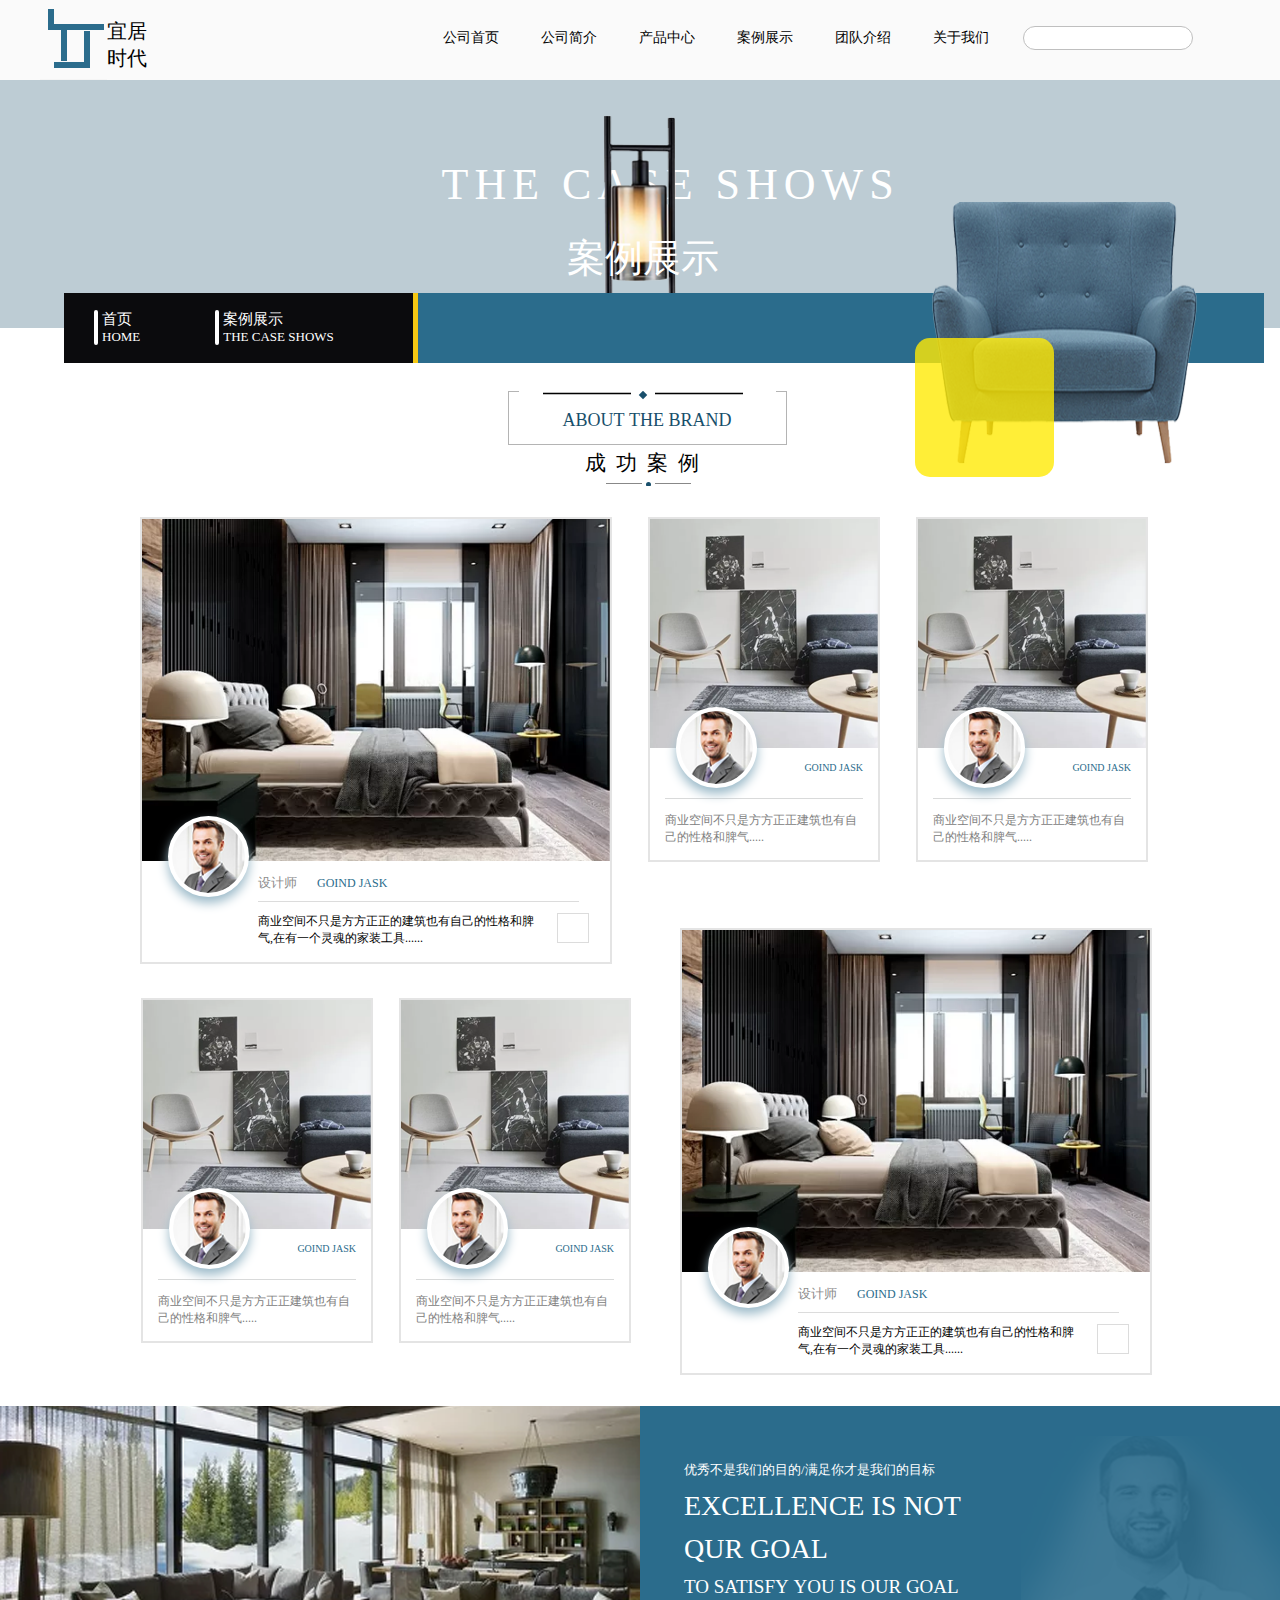
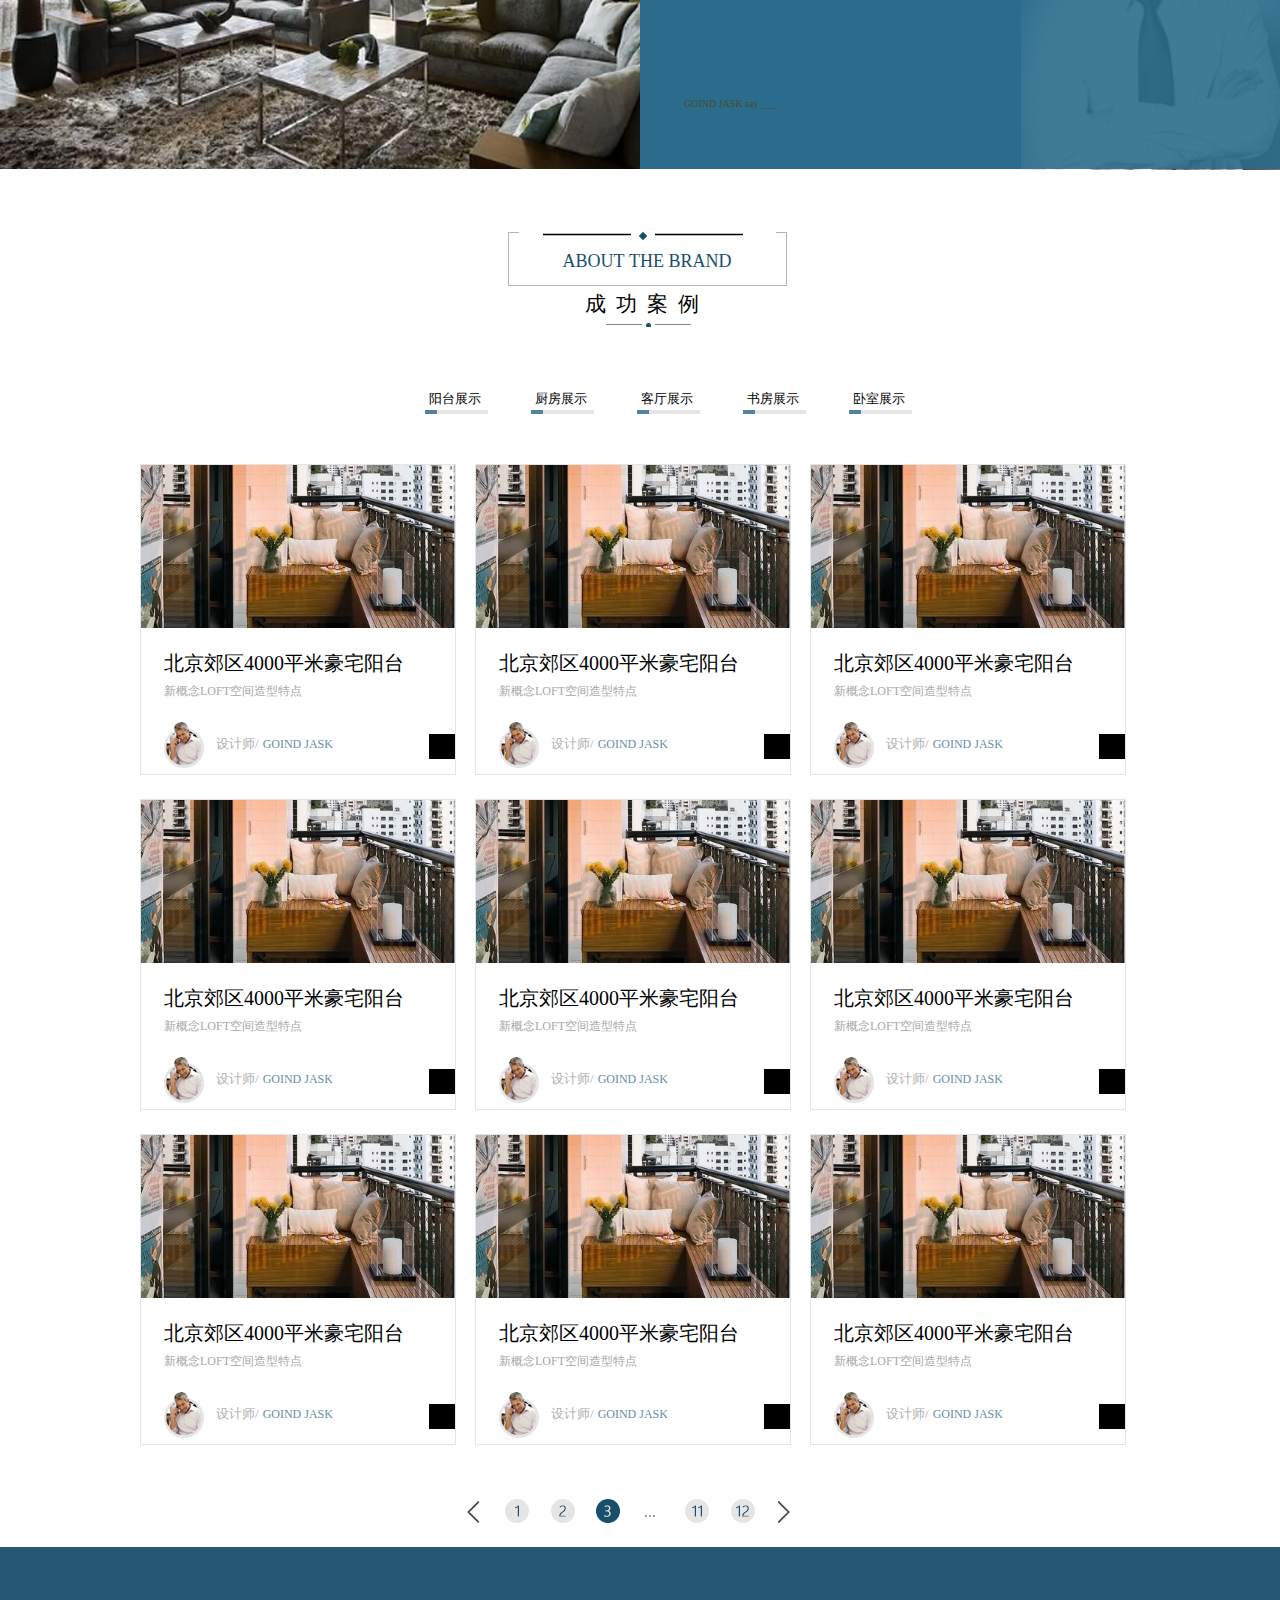
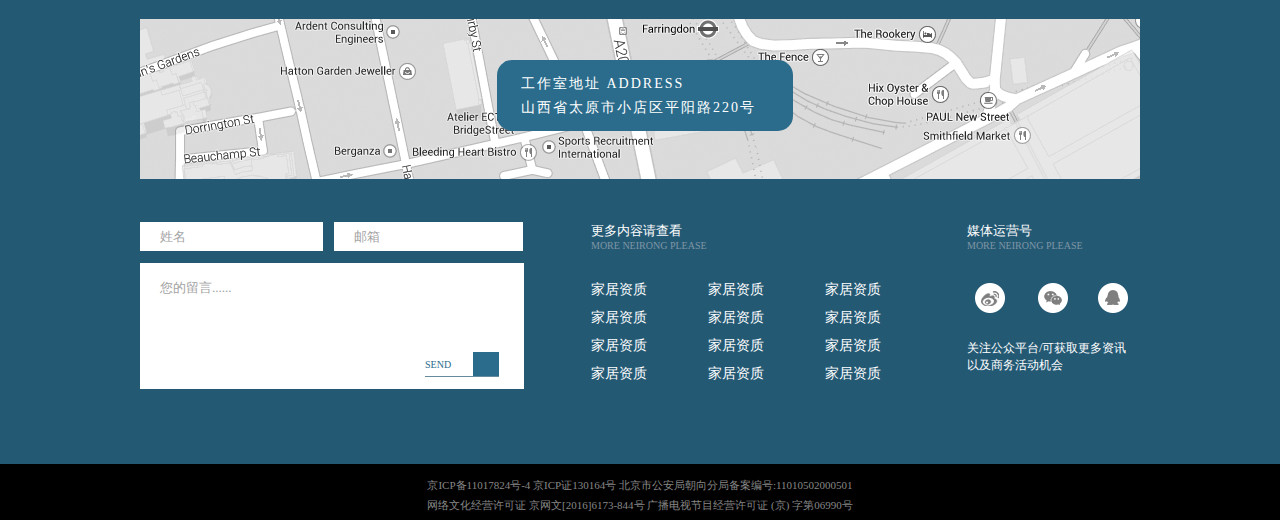
<file: index4.html>
<!DOCTYPE html>
<html lang="en">
<head>
	<meta charset="UTF-8">
	<title>案例展示</title>
	<link rel="stylesheet" href="css/public.css">
	<link rel="stylesheet" href="css/index4.css">
</head>
<body>
	<header>
		<div class="head">
			<img src="img/headtu1.gif" alt="" class="headtu1">
			<div class="head_box1">
				<p>宜居时代</p>
			</div>
			<div class="head_box2">
				<a href="index.html">
					<div class="head_daohang_box">
						<img src="img/top.gif" alt="" class="head_top_icon">
						<p class="head_title">公司首页</p>
						<img src="img/bottom.gif" alt="" class="head_bottom_icon">
					</div>
				</a>
				<a href="index2.html">
					<div class="head_daohang_box">
						<img src="img/top.gif" alt="" class="head_top_icon">
						<p class="head_title">公司简介</p>
						<img src="img/bottom.gif" alt="" class="head_bottom_icon">
					</div>
				</a>
				<a href="index3.html">
					<div class="head_daohang_box">
						<img src="img/top.gif" alt="" class="head_top_icon">
						<p class="head_title">产品中心</p>
						<img src="img/bottom.gif" alt="" class="head_bottom_icon">
					</div>
				</a>
				<a href="index4.html">
					<div class="head_daohang_box">
						<img src="img/top.gif" alt="" class="head_top_icon">
						<p class="head_title">案例展示</p>
						<img src="img/bottom.gif" alt="" class="head_bottom_icon">
					</div>
				</a>
				<a href="index5.html">
					<div class="head_daohang_box">
						<img src="img/top.gif" alt="" class="head_top_icon">
						<p class="head_title">团队介绍</p>
						<img src="img/bottom.gif" alt="" class="head_bottom_icon">
					</div>
				</a>
				<a href="index6.html">
					<div class="head_daohang_box">
						<img src="img/top.gif" alt="" class="head_top_icon">
						<p class="head_title">关于我们</p>
						<img src="img/bottom.gif" alt="" class="head_bottom_icon">
					</div>
				</a>
				<!-- <p class="head_title2">公司简介</p>
				<p class="head_title2">产品中心</p>
				<p class="head_title2">案例展示</p>
				<p class="head_title2">团队介绍</p>
				<p class="head_title2">关于我们</p> -->
				<form action="">
					<input type="text" class="search">
					<a href=""><p class="search_icon">&#xe7d4;</p></a>
				</form>
			</div>
		</div>
	</header>
	<div class="banner">
		<p class="banner_title1">THE&nbsp;CASE&nbsp;SHOWS</p>
		<p class="banner_title2">案例展示</p>
		<div class="banner_youdeng">
			<img src="img/youdeng.png" alt="">
		</div>
	</div>
	<div class="banner_line_tu">
		<div class="banner_line_tu_left">
			<div class="banner_line_tu_left1">
				<div class="banner_line_tu_left1_line"></div>
				<div class="banner_line_tu_left1_line2">
					<p class="banner_line_tu_left1_line_title1">首页</p>
					<p class="banner_line_tu_left1_line_title2">HOME</p>
				</div>
			</div>
			<div class="banner_line_tu_left2">
				&#xe608;&#xe608;&#xe608;
			</div>
			<div class="banner_line_tu_left1">
				<div class="banner_line_tu_left1_line"></div>
				<div class="banner_line_tu_left1_line2">
					<p class="banner_line_tu_left1_line_title1">案例展示&nbsp;&nbsp;&nbsp;&nbsp;&nbsp;&nbsp;&nbsp;</p>
					<p class="banner_line_tu_left1_line_title2">THE&nbsp;CASE&nbsp;SHOWS</p>
				</div>
			</div>
		</div>
	</div>
	<div class="shafa">
		<img src="img/shafa.png" alt="">
	</div>
	<div class="yellow_box"></div>
	<div class="anli_content">
		<div class="anli_content_title">
			<div class="anli_content_title_box1">
				<div class="anli_content_title_box2">
					<div class="anli_content_title_box2_line1"><div class="anli_content_title_box2_line2"></div></div>
					<div class="anli_content_title_box2_xbox"></div>
					<div class="anli_content_title_box2_line1 anli_content_title_box2_line3"><div class="anli_content_title_box2_line2"></div></div>
					ABOUT&nbsp;THE&nbsp;BRAND
				</div>
			</div>
			<div class="anli_content_title_box3">
				成功案例
			</div>
			<div class="anli_content_title_box4">
				<div class="anli_content_title_box4_line1"></div>
				<div class="anli_content_title_box4_line2"></div>
				<div class="anli_content_title_box4_line1 anli_content_title_box4_line3"></div>
			</div>
		</div>
		<a href="index7.html">
			<div class="anli_content_neirong1">
				<div class="anli_content_neirong1_1">
					<img src="img/jiaju1.png" alt="" class="jiaju1_tu">
					<div class="anli_content_neirong1_2">
						<div class="anli_content_neirong1_2_title">
							<p>
								<span class="anli_content_neirong1_2_title1">设计师</span>
								<span class="anli_content_neirong1_2_title2">GOIND&nbsp;JASK</span>
							</p>
						</div>
						<div class="anli_content_neirong1_3">
							<div class="anli_content_neirong1_4"></div>
						</div>
						<div class="anli_content_neirong1_4">
							<p>商业空间不只是方方正正的建筑也有自己的性格和脾气,在有一个灵魂的家装工具......</p>
							<div class="anli_content_neirong1_5">&#xe65b;</div>
						</div>
					</div>
					<div class="anli_content_neirong1_1_tou"></div>
				</div>
			</div>
		</a>
		<div class="anli_content_neirong2">
			<div class="anli_content_neirong2_1">
				<img src="img/jiaju2.png" alt="" class="anli_content_neirong2_1_tu">
				<div class="anli_content_neirong2_2">
					<p class="anli_content_neirong2_2_zi">GOIND JASK</p>
					<div class="anli_content_neirong2_2_line"></div>
					<p class="anli_content_neirong2_2_zi2">商业空间不只是方方正正建筑也有自己的性格和脾气.....</p>
				</div>
			</div>
			<div class="anli_content_neirong1_1_tou anli_content_neirong2_tou"></div>
		</div>
		<div class="anli_content_neirong2 anli_content_neirong3">
			<div class="anli_content_neirong2_1">
				<img src="img/jiaju2.png" alt="" class="anli_content_neirong2_1_tu">
				<div class="anli_content_neirong2_2">
					<p class="anli_content_neirong2_2_zi">GOIND JASK</p>
					<div class="anli_content_neirong2_2_line"></div>
					<p class="anli_content_neirong2_2_zi2">商业空间不只是方方正正建筑也有自己的性格和脾气.....</p>
				</div>
			</div>
			<div class="anli_content_neirong1_1_tou anli_content_neirong2_tou"></div>
		</div>
		<div class="anli_content_neirong2 anli_content_neirong4">
			<div class="anli_content_neirong2_1">
				<img src="img/jiaju2.png" alt="" class="anli_content_neirong2_1_tu">
				<div class="anli_content_neirong2_2">
					<p class="anli_content_neirong2_2_zi">GOIND JASK</p>
					<div class="anli_content_neirong2_2_line"></div>
					<p class="anli_content_neirong2_2_zi2">商业空间不只是方方正正建筑也有自己的性格和脾气.....</p>
				</div>
			</div>
			<div class="anli_content_neirong1_1_tou anli_content_neirong2_tou"></div>
		</div>
		<div class="anli_content_neirong2 anli_content_neirong5">
			<div class="anli_content_neirong2_1">
				<img src="img/jiaju2.png" alt="" class="anli_content_neirong2_1_tu">
				<div class="anli_content_neirong2_2">
					<p class="anli_content_neirong2_2_zi">GOIND JASK</p>
					<div class="anli_content_neirong2_2_line"></div>
					<p class="anli_content_neirong2_2_zi2">商业空间不只是方方正正建筑也有自己的性格和脾气.....</p>
				</div>
			</div>
			<div class="anli_content_neirong1_1_tou anli_content_neirong2_tou"></div>
		</div>
		<div class="anli_content_neirong1 anli_content_neirong6">
			<div class="anli_content_neirong1_1">
				<img src="img/jiaju1.png" alt="" class="jiaju1_tu">
				<div class="anli_content_neirong1_2">
					<div class="anli_content_neirong1_2_title">
						<p>
							<span class="anli_content_neirong1_2_title1">设计师</span>
							<span class="anli_content_neirong1_2_title2">GOIND&nbsp;JASK</span>
						</p>
					</div>
					<div class="anli_content_neirong1_3">
						<div class="anli_content_neirong1_4"></div>
					</div>
					<div class="anli_content_neirong1_4">
						<p>商业空间不只是方方正正的建筑也有自己的性格和脾气,在有一个灵魂的家装工具......</p>
						<div class="anli_content_neirong1_5">&#xe65b;</div>
					</div>
				</div>
				<div class="anli_content_neirong1_1_tou"></div>
			</div>
		</div>
	</div>
	<main class="tong_tu">
		<div class="da_tu"></div>
		<div class="da_tou">
			<div class="tou1">
				<p class="tou1_title1">优秀不是我们的目的/满足你才是我们的目标</p>
				<p class="tou1_title2">EXCELLENCE&nbsp;IS&nbsp;NOT</p>
				<p class="tou1_title2">QUR&nbsp;GOAL</p>
				<p class="tou1_title3">TO&nbsp;SATISFY&nbsp;YOU&nbsp;IS&nbsp;OUR&nbsp;GOAL</p>
				<p class="tou1_title4">GOIND&nbsp;JASK&nbsp;say&nbsp;___</p>
				<div class="tou1_tu">
					<img src="img/datou.png" alt="">
				</div>
			</div>
		</div>
		<div class="blue_tu"></div>
	</main>
	<div class="succes_anli">
		<div class="anli_content_title">
			<div class="anli_content_title_box1">
				<div class="anli_content_title_box2">
					<div class="anli_content_title_box2_line1"><div class="anli_content_title_box2_line2"></div></div>
					<div class="anli_content_title_box2_xbox"></div>
					<div class="anli_content_title_box2_line1 anli_content_title_box2_line3"><div class="anli_content_title_box2_line2"></div></div>
					ABOUT&nbsp;THE&nbsp;BRAND
				</div>
			</div>
			<div class="anli_content_title_box3">
				成功案例
			</div>
			<div class="anli_content_title_box4">
				<div class="anli_content_title_box4_line1"></div>
				<div class="anli_content_title_box4_line2"></div>
				<div class="anli_content_title_box4_line1 anli_content_title_box4_line3"></div>
			</div>
		</div>
		<div class="succes_anli_nav">
			<a href="">
				<div class="succes_anli_nav_wenzi">
					<p>阳台展示</p>
					<div class="succes_anli_nav_li">
						<div class="succes_anli_nav_li2"></div>
					</div>
				</div>
			</a>
			<a href="">
				<div class="succes_anli_nav_wenzi">
					<p>厨房展示</p>
					<div class="succes_anli_nav_li">
						<div class="succes_anli_nav_li2"></div>
					</div>
				</div>
			</a>
			<a href="">
				<div class="succes_anli_nav_wenzi">
					<p>客厅展示</p>
					<div class="succes_anli_nav_li">
						<div class="succes_anli_nav_li2"></div>
					</div>
				</div>
			</a>
			<a href="">
				<div class="succes_anli_nav_wenzi">
					<p>书房展示</p>
					<div class="succes_anli_nav_li">
						<div class="succes_anli_nav_li2"></div>
					</div>
				</div>
			</a>
			<a href="">
				<div class="succes_anli_nav_wenzi">
					<p>卧室展示</p>
					<div class="succes_anli_nav_li">
						<div class="succes_anli_nav_li2"></div>
					</div>
				</div>
			</a>		
		</div>
		<div class="succes_anli_tu1">
			<img src="img/success_tu.png" alt="" class="succes_anli_tu1_1">
			<div class="succes_anli_tu1_2">
				<p class="succes_anli_tu1_2_zi11">北京郊区4000平米豪宅阳台</p>
				<p class="succes_anli_tu1_2_zi12">新概念LOFT空间造型特点</p>
				<div class="succes_anli_tu1_2_tuwen">
					<img src="img/succetu.png" alt="" class="succes_anli_tu1_2_tuwen_tu">
					<div class="succes_anli_tu1_2_tuwen_wen">
						<p>
							<span class="succes_anli_tu1_2_tuwen_wen1">设计师/</span>
							<span class="succes_anli_tu1_2_tuwen_wen2">GOIND&nbsp;JASK</span>
						</p>
						<div class="succes_anli_tu1_2_tuwen_wen_box">
							&#xe65b;
						</div>
					</div>
				</div>
			</div>
		</div>
		<div class="succes_anli_tu1">
			<img src="img/success_tu.png" alt="" class="succes_anli_tu1_1">
			<div class="succes_anli_tu1_2">
				<p class="succes_anli_tu1_2_zi11">北京郊区4000平米豪宅阳台</p>
				<p class="succes_anli_tu1_2_zi12">新概念LOFT空间造型特点</p>
				<div class="succes_anli_tu1_2_tuwen">
					<img src="img/succetu.png" alt="" class="succes_anli_tu1_2_tuwen_tu">
					<div class="succes_anli_tu1_2_tuwen_wen">
						<p>
							<span class="succes_anli_tu1_2_tuwen_wen1">设计师/</span>
							<span class="succes_anli_tu1_2_tuwen_wen2">GOIND&nbsp;JASK</span>
						</p>
						<div class="succes_anli_tu1_2_tuwen_wen_box">
							&#xe65b;
						</div>
					</div>
				</div>
			</div>
		</div>
		<div class="succes_anli_tu1 succes_anli_tu3">
			<img src="img/success_tu.png" alt="" class="succes_anli_tu1_1">
			<div class="succes_anli_tu1_2">
				<p class="succes_anli_tu1_2_zi11">北京郊区4000平米豪宅阳台</p>
				<p class="succes_anli_tu1_2_zi12">新概念LOFT空间造型特点</p>
				<div class="succes_anli_tu1_2_tuwen">
					<img src="img/succetu.png" alt="" class="succes_anli_tu1_2_tuwen_tu">
					<div class="succes_anli_tu1_2_tuwen_wen">
						<p>
							<span class="succes_anli_tu1_2_tuwen_wen1">设计师/</span>
							<span class="succes_anli_tu1_2_tuwen_wen2">GOIND&nbsp;JASK</span>
						</p>
						<div class="succes_anli_tu1_2_tuwen_wen_box">
							&#xe65b;
						</div>
					</div>
				</div>
			</div>
		</div>


		<div class="succes_anli_tu1">
			<img src="img/success_tu.png" alt="" class="succes_anli_tu1_1">
			<div class="succes_anli_tu1_2">
				<p class="succes_anli_tu1_2_zi11">北京郊区4000平米豪宅阳台</p>
				<p class="succes_anli_tu1_2_zi12">新概念LOFT空间造型特点</p>
				<div class="succes_anli_tu1_2_tuwen">
					<img src="img/succetu.png" alt="" class="succes_anli_tu1_2_tuwen_tu">
					<div class="succes_anli_tu1_2_tuwen_wen">
						<p>
							<span class="succes_anli_tu1_2_tuwen_wen1">设计师/</span>
							<span class="succes_anli_tu1_2_tuwen_wen2">GOIND&nbsp;JASK</span>
						</p>
						<div class="succes_anli_tu1_2_tuwen_wen_box">
							&#xe65b;
						</div>
					</div>
				</div>
			</div>
		</div>
		<div class="succes_anli_tu1">
			<img src="img/success_tu.png" alt="" class="succes_anli_tu1_1">
			<div class="succes_anli_tu1_2">
				<p class="succes_anli_tu1_2_zi11">北京郊区4000平米豪宅阳台</p>
				<p class="succes_anli_tu1_2_zi12">新概念LOFT空间造型特点</p>
				<div class="succes_anli_tu1_2_tuwen">
					<img src="img/succetu.png" alt="" class="succes_anli_tu1_2_tuwen_tu">
					<div class="succes_anli_tu1_2_tuwen_wen">
						<p>
							<span class="succes_anli_tu1_2_tuwen_wen1">设计师/</span>
							<span class="succes_anli_tu1_2_tuwen_wen2">GOIND&nbsp;JASK</span>
						</p>
						<div class="succes_anli_tu1_2_tuwen_wen_box">
							&#xe65b;
						</div>
					</div>
				</div>
			</div>
		</div>
		<div class="succes_anli_tu1 succes_anli_tu3">
			<img src="img/success_tu.png" alt="" class="succes_anli_tu1_1">
			<div class="succes_anli_tu1_2">
				<p class="succes_anli_tu1_2_zi11">北京郊区4000平米豪宅阳台</p>
				<p class="succes_anli_tu1_2_zi12">新概念LOFT空间造型特点</p>
				<div class="succes_anli_tu1_2_tuwen">
					<img src="img/succetu.png" alt="" class="succes_anli_tu1_2_tuwen_tu">
					<div class="succes_anli_tu1_2_tuwen_wen">
						<p>
							<span class="succes_anli_tu1_2_tuwen_wen1">设计师/</span>
							<span class="succes_anli_tu1_2_tuwen_wen2">GOIND&nbsp;JASK</span>
						</p>
						<div class="succes_anli_tu1_2_tuwen_wen_box">
							&#xe65b;
						</div>
					</div>
				</div>
			</div>
		</div>


		<div class="succes_anli_tu1">
			<img src="img/success_tu.png" alt="" class="succes_anli_tu1_1">
			<div class="succes_anli_tu1_2">
				<p class="succes_anli_tu1_2_zi11">北京郊区4000平米豪宅阳台</p>
				<p class="succes_anli_tu1_2_zi12">新概念LOFT空间造型特点</p>
				<div class="succes_anli_tu1_2_tuwen">
					<img src="img/succetu.png" alt="" class="succes_anli_tu1_2_tuwen_tu">
					<div class="succes_anli_tu1_2_tuwen_wen">
						<p>
							<span class="succes_anli_tu1_2_tuwen_wen1">设计师/</span>
							<span class="succes_anli_tu1_2_tuwen_wen2">GOIND&nbsp;JASK</span>
						</p>
						<div class="succes_anli_tu1_2_tuwen_wen_box">
							&#xe65b;
						</div>
					</div>
				</div>
			</div>
		</div>
		<div class="succes_anli_tu1">
			<img src="img/success_tu.png" alt="" class="succes_anli_tu1_1">
			<div class="succes_anli_tu1_2">
				<p class="succes_anli_tu1_2_zi11">北京郊区4000平米豪宅阳台</p>
				<p class="succes_anli_tu1_2_zi12">新概念LOFT空间造型特点</p>
				<div class="succes_anli_tu1_2_tuwen">
					<img src="img/succetu.png" alt="" class="succes_anli_tu1_2_tuwen_tu">
					<div class="succes_anli_tu1_2_tuwen_wen">
						<p>
							<span class="succes_anli_tu1_2_tuwen_wen1">设计师/</span>
							<span class="succes_anli_tu1_2_tuwen_wen2">GOIND&nbsp;JASK</span>
						</p>
						<div class="succes_anli_tu1_2_tuwen_wen_box">
							&#xe65b;
						</div>
					</div>
				</div>
			</div>
		</div>
		<div class="succes_anli_tu1 succes_anli_tu3">
			<img src="img/success_tu.png" alt="" class="succes_anli_tu1_1">
			<div class="succes_anli_tu1_2">
				<p class="succes_anli_tu1_2_zi11">北京郊区4000平米豪宅阳台</p>
				<p class="succes_anli_tu1_2_zi12">新概念LOFT空间造型特点</p>
				<div class="succes_anli_tu1_2_tuwen">
					<img src="img/succetu.png" alt="" class="succes_anli_tu1_2_tuwen_tu">
					<div class="succes_anli_tu1_2_tuwen_wen">
						<p>
							<span class="succes_anli_tu1_2_tuwen_wen1">设计师/</span>
							<span class="succes_anli_tu1_2_tuwen_wen2">GOIND&nbsp;JASK</span>
						</p>
						<div class="succes_anli_tu1_2_tuwen_wen_box">
							&#xe65b;
						</div>
					</div>
				</div>
			</div>
		</div>

		<div class="succes_anli_weibu">
			<img src="img/nav_anniu.png" alt="">
		</div>
	</div>
	<footer class="weibu">
		<div class="weibu_content">
			<div class="weibu_content_tu1">
				<img src="img/weibu_tu.png" alt="">
				<span class="weibu_content_icon">&#xe64b;</span>
				<div class="weibu_content_tu1_address">
					<p>工作室地址 ADDRESS</p>
					<p class="weibu_content_tu1_address_des">山西省太原市小店区平阳路220号</p>
				</div>
			</div>
			<div class="weibu_content_neirong">
				<div class="weibu_content_neirong1">
					<div class="weibu_content_neirong1_1">
						<p>姓名</p>
					</div>
					<div class="weibu_content_neirong1_2">
						<p>邮箱</p>
					</div>
					<div class="weibu_content_neirong1_3">
						<p>您的留言......</p>
						<div class="anli_content_line_right weibu_content_neirong1_line">
							<div class="anli_content_line_right_box1">
								SEND
							</div>
							<div class="anli_content_line_right_box2">
								&#xe65b;
							</div>
						</div>
					</div>
				</div>
				<div class="weibu_content_neirong2">
					<p class="weibu_content_neirong2_zi1">更多内容请查看</p>
					<p class="weibu_content_neirong2_zi2">MORE NEIRONG PLEASE</p>
					<ul class="weibu_content_neirong2_zi3">
						<li>家居资质</li>
						<li>家居资质</li>
						<li>家居资质</li>
						<li>家居资质</li>
					</ul>
					<ul class="weibu_content_neirong2_zi3">
						<li>家居资质</li>
						<li>家居资质</li>
						<li>家居资质</li>
						<li>家居资质</li>
					</ul>
					<ul class="weibu_content_neirong2_zi3 weibu_content_neirong2_zi4">
						<li>家居资质</li>
						<li>家居资质</li>
						<li>家居资质</li>
						<li>家居资质</li>
					</ul>
				</div>
				<div class="weibu_content_neirong3">
					<p class="weibu_content_neirong2_zi1">媒体运营号</p>
					<p class="weibu_content_neirong2_zi2">MORE NEIRONG PLEASE</p>
					<div class="weibu_content_neirong3_icon">
						<div class="weibu_content_neirong3_icon1">
							<img src="img/weibo.png" alt="">
						</div>
						<div class="weibu_content_neirong3_icon1 weibu_content_neirong3_icon2">
							<img src="img/weixin.png" alt="">
						</div>
						<div class="weibu_content_neirong3_icon1 weibu_content_neirong3_icon3">
							<img src="img/qq.png" alt="">
						</div>
					</div>
					<p class="weibu_content_neirong3_icon_wenzi">关注公众平台/可获取更多资讯</p>
					<p class="weibu_content_neirong3_icon_wenzi2">以及商务活动机会</p>
				</div>
			</div>
		</div>
		<div class="coypright">
			<p class="coypright_title1">京ICP备11017824号-4 京ICP证130164号 
			北京市公安局朝向分局备案编号:11010502000501
			</p>
			<p class="coypright_title2">网络文化经营许可证 京网文[2016]6173-844号 广播电视节目经营许可证 (京) 字第06990号</p>
		</div>
	</footer>
</body>
</html>
</file>
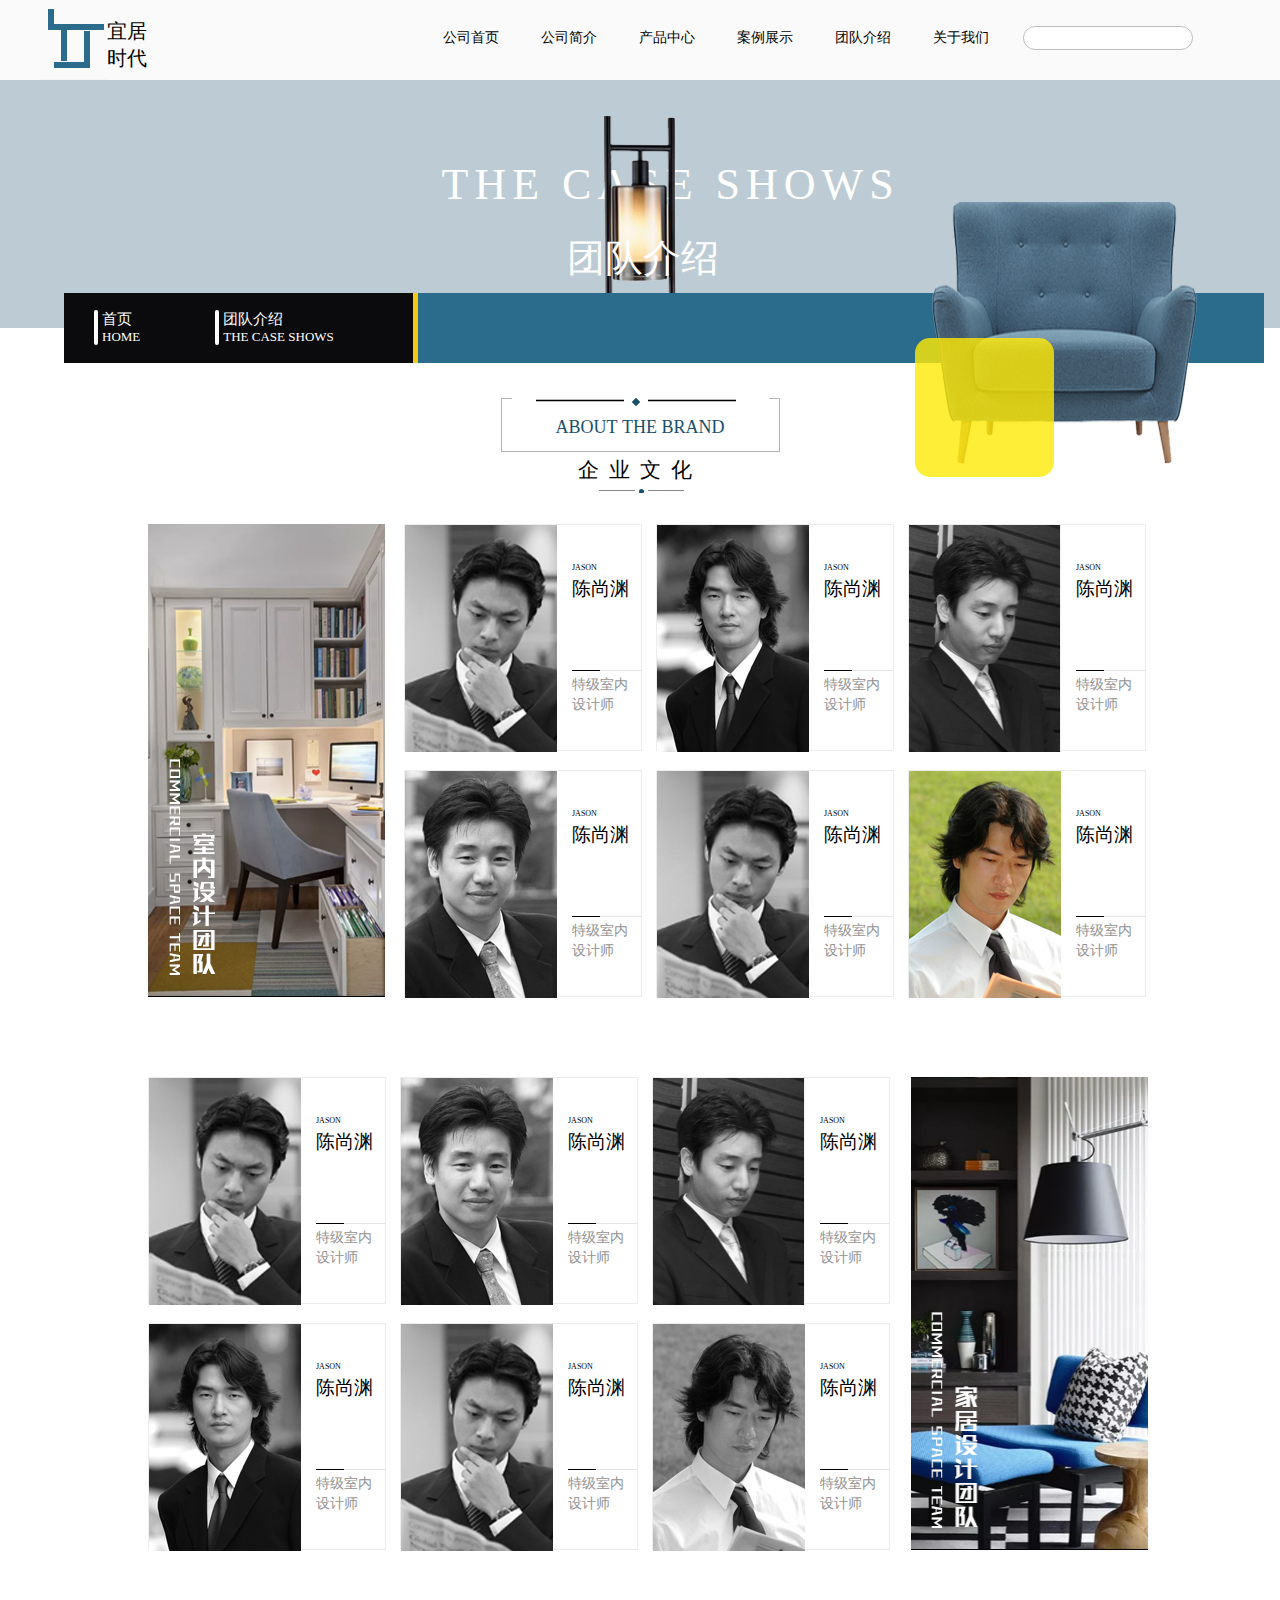
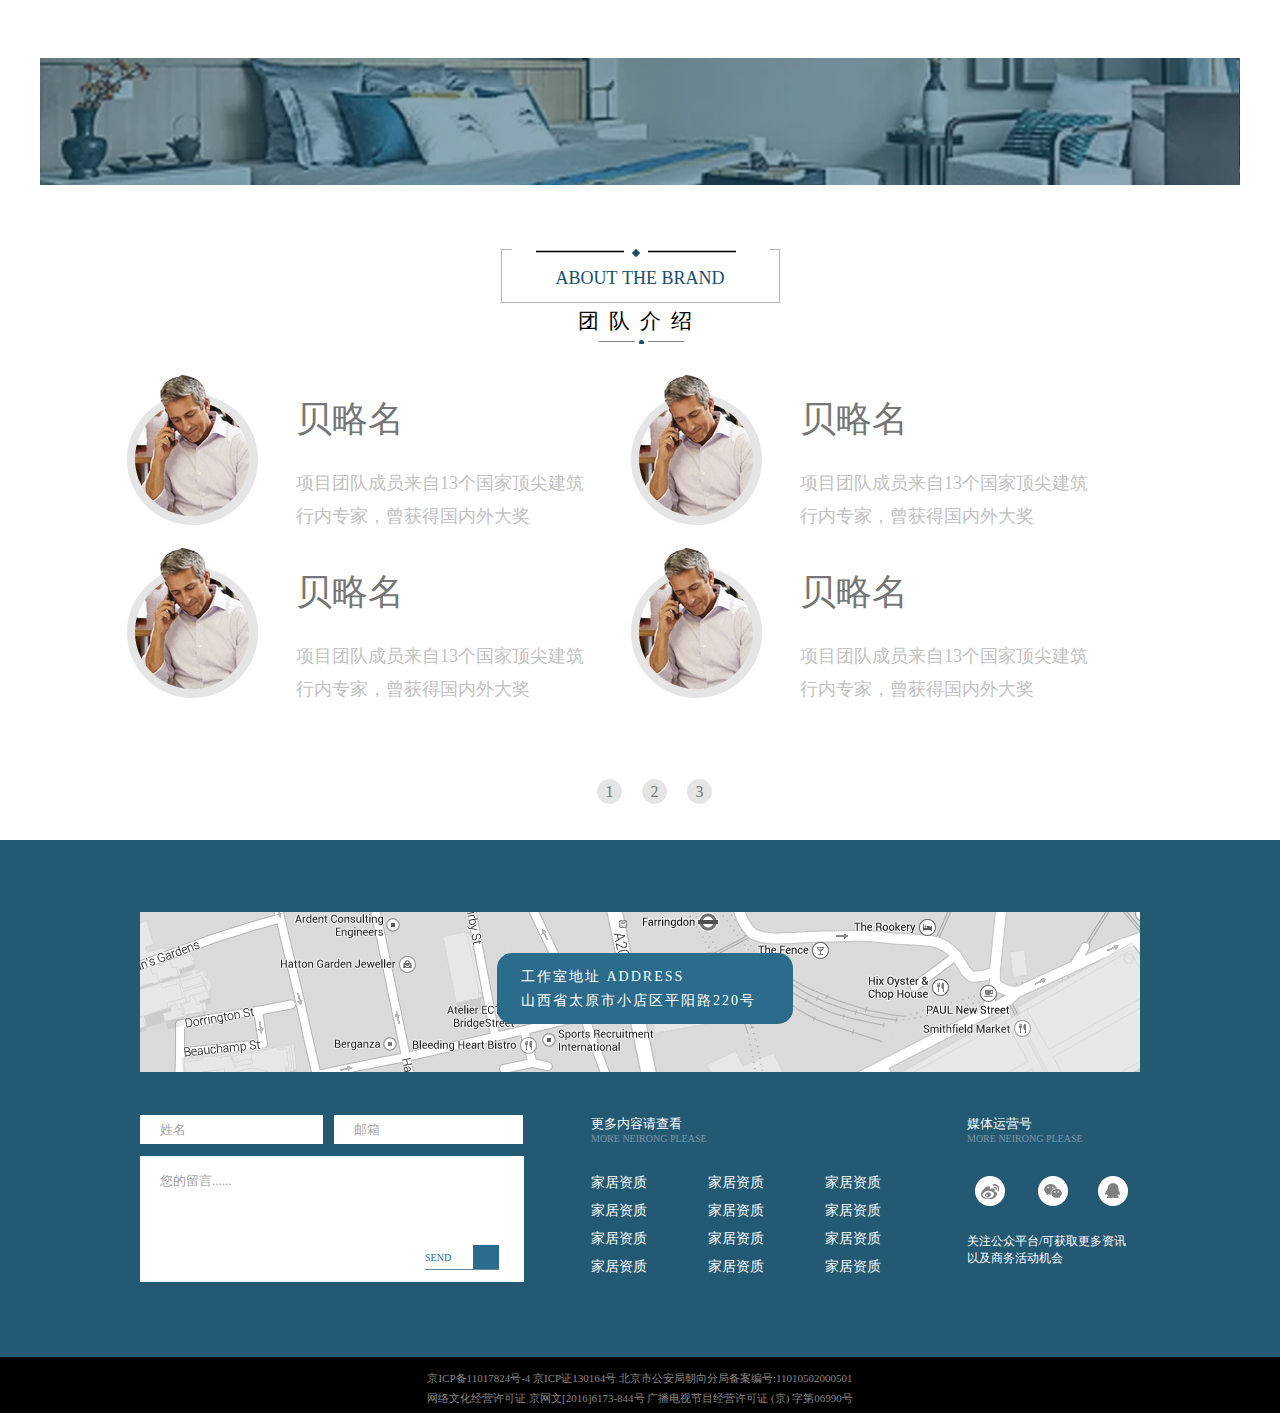
<file: index5.html>
<!DOCTYPE html>
<html lang="en">
<head>
	<meta charset="UTF-8">
	<title>团队介绍</title>
	<link rel="stylesheet" href="css/public.css">
	<link rel="stylesheet" href="css/index5.css">
</head>
<body>
	<header>
		<div class="head">
			<img src="img/headtu1.gif" alt="" class="headtu1">
			<div class="head_box1">
				<p>宜居时代</p>
			</div>
			<div class="head_box2">
				<a href="index.html">
					<div class="head_daohang_box">
						<img src="img/top.gif" alt="" class="head_top_icon">
						<p class="head_title">公司首页</p>
						<img src="img/bottom.gif" alt="" class="head_bottom_icon">
					</div>
				</a>
				<a href="index2.html">
					<div class="head_daohang_box">
						<img src="img/top.gif" alt="" class="head_top_icon">
						<p class="head_title">公司简介</p>
						<img src="img/bottom.gif" alt="" class="head_bottom_icon">
					</div>
				</a>
				<a href="index3.html">
					<div class="head_daohang_box">
						<img src="img/top.gif" alt="" class="head_top_icon">
						<p class="head_title">产品中心</p>
						<img src="img/bottom.gif" alt="" class="head_bottom_icon">
					</div>
				</a>
				<a href="index4.html">
					<div class="head_daohang_box">
						<img src="img/top.gif" alt="" class="head_top_icon">
						<p class="head_title">案例展示</p>
						<img src="img/bottom.gif" alt="" class="head_bottom_icon">
					</div>
				</a>
				<a href="index5.html">
					<div class="head_daohang_box">
						<img src="img/top.gif" alt="" class="head_top_icon">
						<p class="head_title">团队介绍</p>
						<img src="img/bottom.gif" alt="" class="head_bottom_icon">
					</div>
				</a>
				<a href="index6.html">
					<div class="head_daohang_box">
						<img src="img/top.gif" alt="" class="head_top_icon">
						<p class="head_title">关于我们</p>
						<img src="img/bottom.gif" alt="" class="head_bottom_icon">
					</div>
				</a>
				<!-- <p class="head_title2">公司简介</p>
				<p class="head_title2">产品中心</p>
				<p class="head_title2">案例展示</p>
				<p class="head_title2">团队介绍</p>
				<p class="head_title2">关于我们</p> -->
				<form action="">
					<input type="text" class="search">
					<a href=""><p class="search_icon">&#xe7d4;</p></a>
				</form>
			</div>
		</div>
	</header>
	<div class="banner">
		<p class="banner_title1">THE&nbsp;CASE&nbsp;SHOWS</p>
		<p class="banner_title2">团队介绍</p>
		<div class="banner_youdeng">
			<img src="img/youdeng.png" alt="">
		</div>
	</div>
	<div class="banner_line_tu">
		<div class="banner_line_tu_left">
			<div class="banner_line_tu_left1">
				<div class="banner_line_tu_left1_line"></div>
				<div class="banner_line_tu_left1_line2">
					<p class="banner_line_tu_left1_line_title1">首页</p>
					<p class="banner_line_tu_left1_line_title2">HOME</p>
				</div>
			</div>
			<div class="banner_line_tu_left2">
				&#xe608;&#xe608;&#xe608;
			</div>
			<div class="banner_line_tu_left1">
				<div class="banner_line_tu_left1_line"></div>
				<div class="banner_line_tu_left1_line2">
					<p class="banner_line_tu_left1_line_title1">团队介绍&nbsp;&nbsp;&nbsp;&nbsp;&nbsp;&nbsp;&nbsp;</p>
					<p class="banner_line_tu_left1_line_title2">THE&nbsp;CASE&nbsp;SHOWS</p>
				</div>
			</div>
		</div>
	</div>
	<div class="shafa">
		<img src="img/shafa.png" alt="">
	</div>
	<div class="yellow_box"></div>
	<!-- 团队模块 -->
	<div class="teammember">
		<div class="anli_content_title">
			<div class="anli_content_title_box1">
				<div class="anli_content_title_box2">
					<div class="anli_content_title_box2_line1"><div class="anli_content_title_box2_line2"></div></div>
					<div class="anli_content_title_box2_xbox"></div>
					<div class="anli_content_title_box2_line1 anli_content_title_box2_line3"><div class="anli_content_title_box2_line2"></div></div>
					ABOUT&nbsp;THE&nbsp;BRAND
				</div>
			</div>
			<div class="anli_content_title_box3">
				企业文化
			</div>
			<div class="anli_content_title_box4">
				<div class="anli_content_title_box4_line1"></div>
				<div class="anli_content_title_box4_line2"></div>
				<div class="anli_content_title_box4_line1 anli_content_title_box4_line3"></div>
			</div>
		</div>
		<div class="teammember_content">
			<div class="teammember_content1">
				<img src="img/long1.png" alt="">
			</div>
			<div class="teammember_content2">
				<img src="img/team1.png" alt="" class="teammember_content2_man">
				<div class="teammember_content2_box">
					<p class="teammember_content2_box_title1">JASON</p>
					<p class="teammember_content2_box_title2">陈尚渊</p>
					<div class="teammember_content2_box_line1">
						<div class="teammember_content2_box_line2"></div>
					</div>
					<div class="teammember_content2_box_title3">特级室内</div>
					<div class="teammember_content2_box_title3 teammember_content2_box_title4">设计师</div>
				</div>
			</div>
			<div class="teammember_content2">
				<img src="img/team2.png" alt="" class="teammember_content2_man">
				<div class="teammember_content2_box">
					<p class="teammember_content2_box_title1">JASON</p>
					<p class="teammember_content2_box_title2">陈尚渊</p>
					<div class="teammember_content2_box_line1">
						<div class="teammember_content2_box_line2"></div>
					</div>
					<div class="teammember_content2_box_title3">特级室内</div>
					<div class="teammember_content2_box_title3 teammember_content2_box_title4">设计师</div>
				</div>
			</div>
			<div class="teammember_content2 teammember_content3">
				<img src="img/team3.png" alt="" class="teammember_content2_man">
				<div class="teammember_content2_box">
					<p class="teammember_content2_box_title1">JASON</p>
					<p class="teammember_content2_box_title2">陈尚渊</p>
					<div class="teammember_content2_box_line1">
						<div class="teammember_content2_box_line2"></div>
					</div>
					<div class="teammember_content2_box_title3">特级室内</div>
					<div class="teammember_content2_box_title3 teammember_content2_box_title4">设计师</div>
				</div>
			</div>
			<div class="teammember_content2 teammember_content4">
				<img src="img/team4.png" alt="" class="teammember_content2_man">
				<div class="teammember_content2_box">
					<p class="teammember_content2_box_title1">JASON</p>
					<p class="teammember_content2_box_title2">陈尚渊</p>
					<div class="teammember_content2_box_line1">
						<div class="teammember_content2_box_line2"></div>
					</div>
					<div class="teammember_content2_box_title3">特级室内</div>
					<div class="teammember_content2_box_title3 teammember_content2_box_title4">设计师</div>
				</div>
			</div>
			<div class="teammember_content2 teammember_content4">
				<img src="img/team5.png" alt="" class="teammember_content2_man">
				<div class="teammember_content2_box">
					<p class="teammember_content2_box_title1">JASON</p>
					<p class="teammember_content2_box_title2">陈尚渊</p>
					<div class="teammember_content2_box_line1">
						<div class="teammember_content2_box_line2"></div>
					</div>
					<div class="teammember_content2_box_title3">特级室内</div>
					<div class="teammember_content2_box_title3 teammember_content2_box_title4">设计师</div>
				</div>
			</div>
			<div class="teammember_content2 teammember_content3 teammember_content4">
				<img src="img/team6.png" alt="" class="teammember_content2_man">
				<div class="teammember_content2_box">
					<p class="teammember_content2_box_title1">JASON</p>
					<p class="teammember_content2_box_title2">陈尚渊</p>
					<div class="teammember_content2_box_line1">
						<div class="teammember_content2_box_line2"></div>
					</div>
					<div class="teammember_content2_box_title3">特级室内</div>
					<div class="teammember_content2_box_title3 teammember_content2_box_title4">设计师</div>
				</div>
			</div>
		</div>
		<div class="teammember_content teammember_content_xia">
			<div class="teammember_content_xia_box">
				<div class="teammember_content2">
					<img src="img/team1.png" alt="" class="teammember_content2_man">
					<div class="teammember_content2_box">
						<p class="teammember_content2_box_title1">JASON</p>
						<p class="teammember_content2_box_title2">陈尚渊</p>
						<div class="teammember_content2_box_line1">
							<div class="teammember_content2_box_line2"></div>
						</div>
						<div class="teammember_content2_box_title3">特级室内</div>
						<div class="teammember_content2_box_title3 teammember_content2_box_title4">设计师</div>
					</div>
				</div>
				<div class="teammember_content2">
					<img src="img/team4.png" alt="" class="teammember_content2_man">
					<div class="teammember_content2_box">
						<p class="teammember_content2_box_title1">JASON</p>
						<p class="teammember_content2_box_title2">陈尚渊</p>
						<div class="teammember_content2_box_line1">
							<div class="teammember_content2_box_line2"></div>
						</div>
						<div class="teammember_content2_box_title3">特级室内</div>
						<div class="teammember_content2_box_title3 teammember_content2_box_title4">设计师</div>
					</div>
				</div>
				<div class="teammember_content2 teammember_content3">
					<img src="img/team3.png" alt="" class="teammember_content2_man">
					<div class="teammember_content2_box">
						<p class="teammember_content2_box_title1">JASON</p>
						<p class="teammember_content2_box_title2">陈尚渊</p>
						<div class="teammember_content2_box_line1">
							<div class="teammember_content2_box_line2"></div>
						</div>
						<div class="teammember_content2_box_title3">特级室内</div>
						<div class="teammember_content2_box_title3 teammember_content2_box_title4">设计师</div>
					</div>
				</div>
				<div class="teammember_content2 teammember_content4">
					<img src="img/team2.png" alt="" class="teammember_content2_man">
					<div class="teammember_content2_box">
						<p class="teammember_content2_box_title1">JASON</p>
						<p class="teammember_content2_box_title2">陈尚渊</p>
						<div class="teammember_content2_box_line1">
							<div class="teammember_content2_box_line2"></div>
						</div>
						<div class="teammember_content2_box_title3">特级室内</div>
						<div class="teammember_content2_box_title3 teammember_content2_box_title4">设计师</div>
					</div>
				</div>
				<div class="teammember_content2 teammember_content4">
					<img src="img/team1.png" alt="" class="teammember_content2_man">
					<div class="teammember_content2_box">
						<p class="teammember_content2_box_title1">JASON</p>
						<p class="teammember_content2_box_title2">陈尚渊</p>
						<div class="teammember_content2_box_line1">
							<div class="teammember_content2_box_line2"></div>
						</div>
						<div class="teammember_content2_box_title3">特级室内</div>
						<div class="teammember_content2_box_title3 teammember_content2_box_title4">设计师</div>
					</div>
				</div>
				<div class="teammember_content2 teammember_content3 teammember_content4">
					<img src="img/team7.png" alt="" class="teammember_content2_man">
					<div class="teammember_content2_box">
						<p class="teammember_content2_box_title1">JASON</p>
						<p class="teammember_content2_box_title2">陈尚渊</p>
						<div class="teammember_content2_box_line1">
							<div class="teammember_content2_box_line2"></div>
						</div>
						<div class="teammember_content2_box_title3">特级室内</div>
						<div class="teammember_content2_box_title3 teammember_content2_box_title4">设计师</div>
					</div>
				</div>
			</div>
			<div class="teammember_content1 teammember_content_xia_tu">
				<img src="img/long2.png" alt="">
			</div>
		</div>
	</div>
	<div class="team_banner">
		<img src="img/long3.png" alt="">
	</div>
	<!-- 团队尾部 -->
	<div class="team_weibu">
		<div class="anli_content_title">
			<div class="anli_content_title_box1">
				<div class="anli_content_title_box2">
					<div class="anli_content_title_box2_line1"><div class="anli_content_title_box2_line2"></div></div>
					<div class="anli_content_title_box2_xbox"></div>
					<div class="anli_content_title_box2_line1 anli_content_title_box2_line3"><div class="anli_content_title_box2_line2"></div></div>
					ABOUT&nbsp;THE&nbsp;BRAND
				</div>
			</div>
			<div class="anli_content_title_box3">
				团队介绍
			</div>
			<div class="anli_content_title_box4">
				<div class="anli_content_title_box4_line1"></div>
				<div class="anli_content_title_box4_line2"></div>
				<div class="anli_content_title_box4_line1 anli_content_title_box4_line3"></div>
			</div>
		</div>
		<div class="team_weibu_content">
			<div class="team_weibu_content1">
				<img src="img/teamman.png" alt="">
				<div class="team_weibu_content1_title">
					<p class="team_weibu_content1_title1">贝略名</p>
					<p class="team_weibu_content1_title2">项目团队成员来自13个国家顶尖建筑</p>
					<p class="team_weibu_content1_title2 team_weibu_content1_title3">行内专家，曾获得国内外大奖</p>
				</div>
			</div>
			<div class="team_weibu_content1">
				<img src="img/teamman.png" alt="">
				<div class="team_weibu_content1_title">
					<p class="team_weibu_content1_title1">贝略名</p>
					<p class="team_weibu_content1_title2">项目团队成员来自13个国家顶尖建筑</p>
					<p class="team_weibu_content1_title2 team_weibu_content1_title3">行内专家，曾获得国内外大奖</p>
				</div>
			</div>
			<div class="team_weibu_content1">
				<img src="img/teamman.png" alt="">
				<div class="team_weibu_content1_title">
					<p class="team_weibu_content1_title1">贝略名</p>
					<p class="team_weibu_content1_title2">项目团队成员来自13个国家顶尖建筑</p>
					<p class="team_weibu_content1_title2 team_weibu_content1_title3">行内专家，曾获得国内外大奖</p>
				</div>
			</div>
			<div class="team_weibu_content1">
				<img src="img/teamman.png" alt="">
				<div class="team_weibu_content1_title">
					<p class="team_weibu_content1_title1">贝略名</p>
					<p class="team_weibu_content1_title2">项目团队成员来自13个国家顶尖建筑</p>
					<p class="team_weibu_content1_title2 team_weibu_content1_title3">行内专家，曾获得国内外大奖</p>
				</div>
			</div>
		</div>
		<div class="team_weibu_anniu">
			<div class="team_weibu_anniu1">1</div>
			<div class="team_weibu_anniu1">2</div>
			<div class="team_weibu_anniu1">3</div>
		</div>
	</div>
	<!-- 尾部模块 -->
	<footer class="weibu">
		<div class="weibu_content">
			<div class="weibu_content_tu1">
				<img src="img/weibu_tu.png" alt="">
				<span class="weibu_content_icon">&#xe64b;</span>
				<div class="weibu_content_tu1_address">
					<p>工作室地址 ADDRESS</p>
					<p class="weibu_content_tu1_address_des">山西省太原市小店区平阳路220号</p>
				</div>
			</div>
			<div class="weibu_content_neirong">
				<div class="weibu_content_neirong1">
					<div class="weibu_content_neirong1_1">
						<p>姓名</p>
					</div>
					<div class="weibu_content_neirong1_2">
						<p>邮箱</p>
					</div>
					<div class="weibu_content_neirong1_3">
						<p>您的留言......</p>
						<div class="anli_content_line_right weibu_content_neirong1_line">
							<div class="anli_content_line_right_box1">
								SEND
							</div>
							<div class="anli_content_line_right_box2">
								&#xe65b;
							</div>
						</div>
					</div>
				</div>
				<div class="weibu_content_neirong2">
					<p class="weibu_content_neirong2_zi1">更多内容请查看</p>
					<p class="weibu_content_neirong2_zi2">MORE NEIRONG PLEASE</p>
					<ul class="weibu_content_neirong2_zi3">
						<li>家居资质</li>
						<li>家居资质</li>
						<li>家居资质</li>
						<li>家居资质</li>
					</ul>
					<ul class="weibu_content_neirong2_zi3">
						<li>家居资质</li>
						<li>家居资质</li>
						<li>家居资质</li>
						<li>家居资质</li>
					</ul>
					<ul class="weibu_content_neirong2_zi3 weibu_content_neirong2_zi4">
						<li>家居资质</li>
						<li>家居资质</li>
						<li>家居资质</li>
						<li>家居资质</li>
					</ul>
				</div>
				<div class="weibu_content_neirong3">
					<p class="weibu_content_neirong2_zi1">媒体运营号</p>
					<p class="weibu_content_neirong2_zi2">MORE NEIRONG PLEASE</p>
					<div class="weibu_content_neirong3_icon">
						<div class="weibu_content_neirong3_icon1">
							<img src="img/weibo.png" alt="">
						</div>
						<div class="weibu_content_neirong3_icon1 weibu_content_neirong3_icon2">
							<img src="img/weixin.png" alt="">
						</div>
						<div class="weibu_content_neirong3_icon1 weibu_content_neirong3_icon3">
							<img src="img/qq.png" alt="">
						</div>
					</div>
					<p class="weibu_content_neirong3_icon_wenzi">关注公众平台/可获取更多资讯</p>
					<p class="weibu_content_neirong3_icon_wenzi2">以及商务活动机会</p>
				</div>
			</div>
		</div>
		<div class="coypright">
			<p class="coypright_title1">京ICP备11017824号-4 京ICP证130164号 
			北京市公安局朝向分局备案编号:11010502000501
			</p>
			<p class="coypright_title2">网络文化经营许可证 京网文[2016]6173-844号 广播电视节目经营许可证 (京) 字第06990号</p>
		</div>
	</footer>
</body>
</html>
</file>
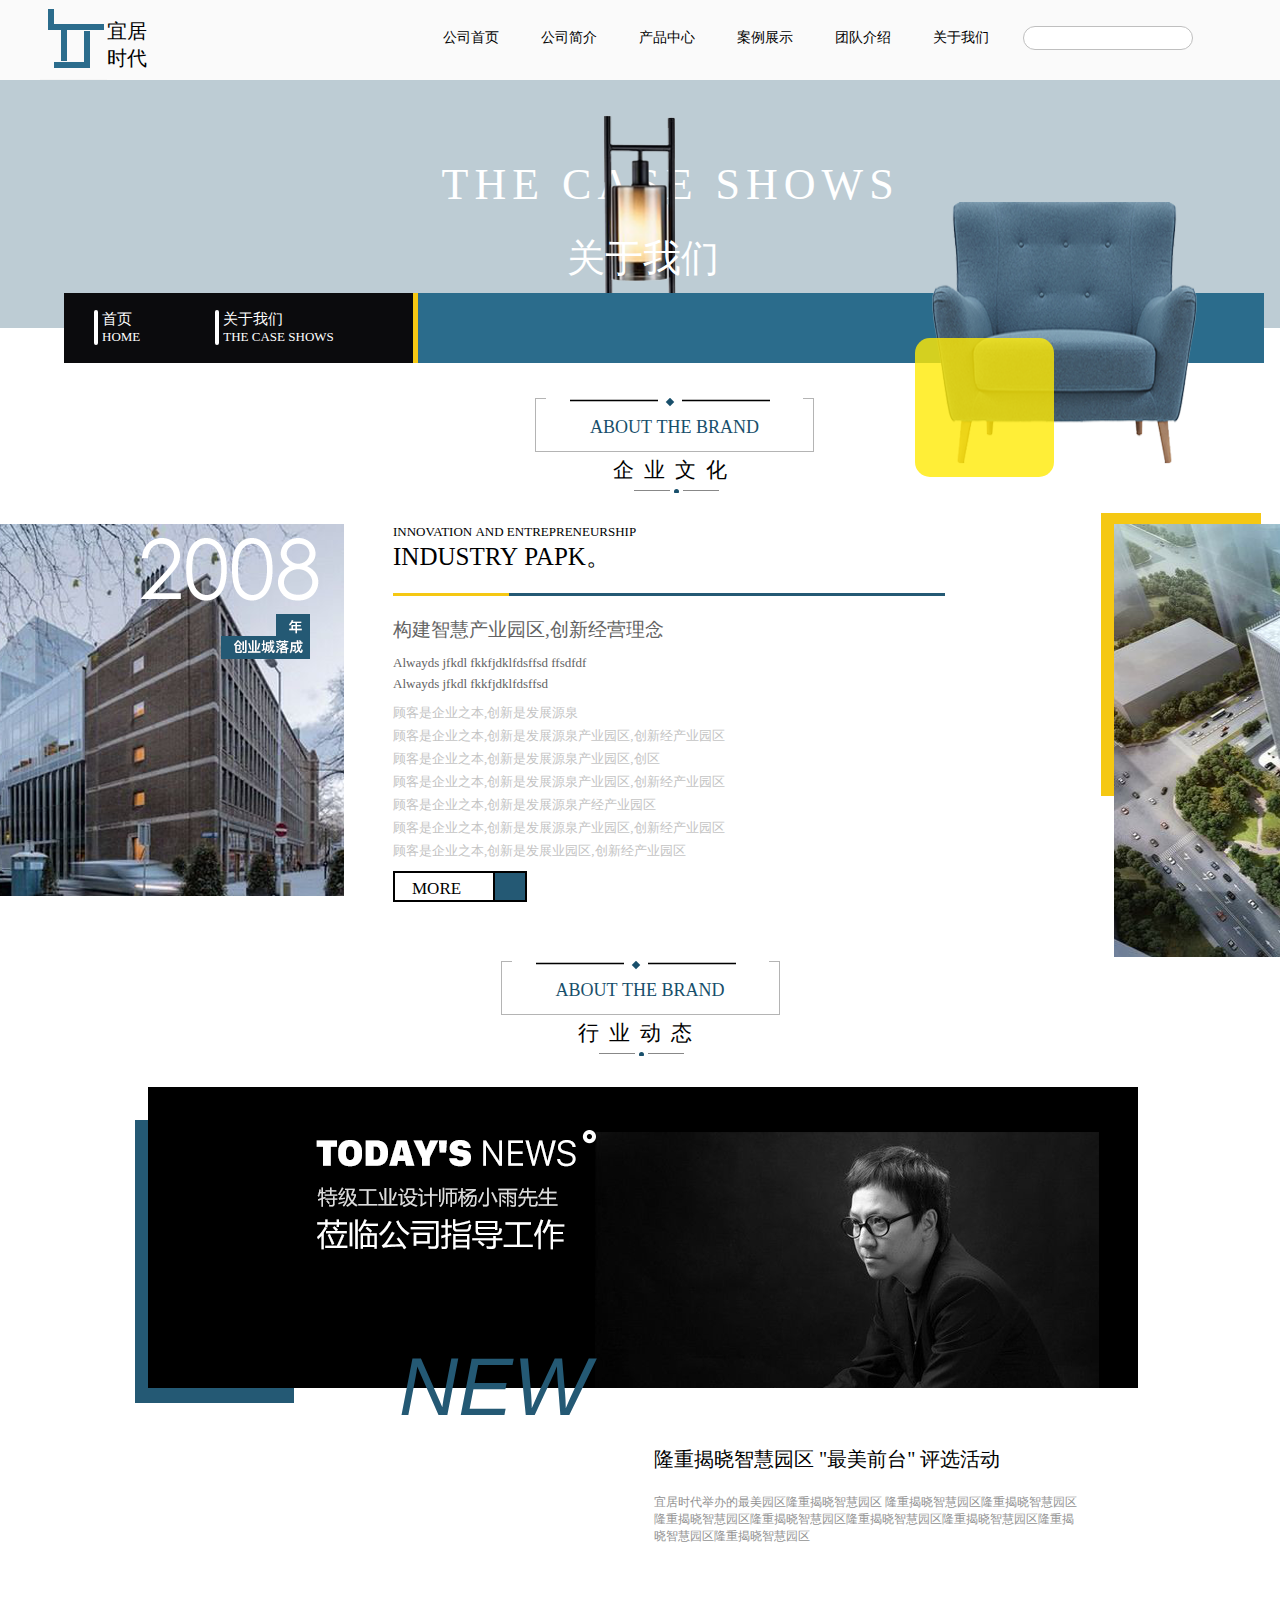
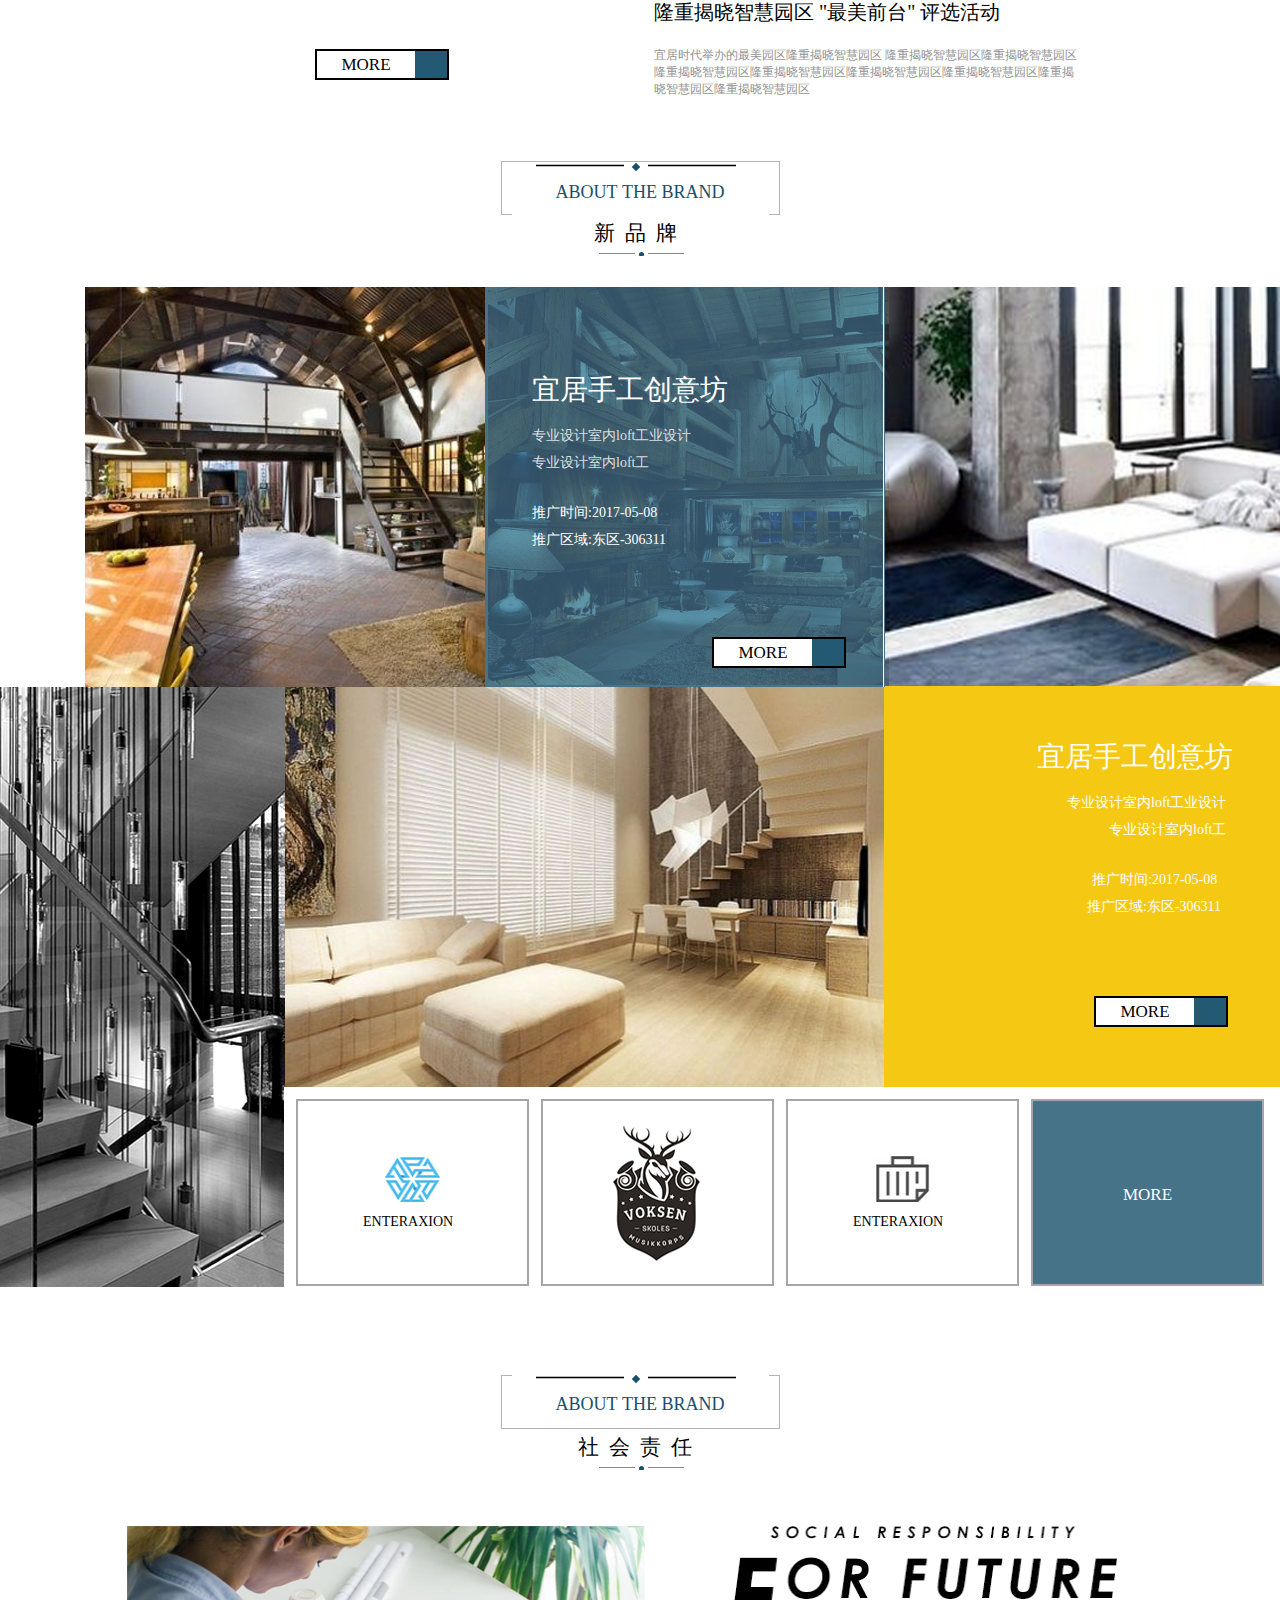
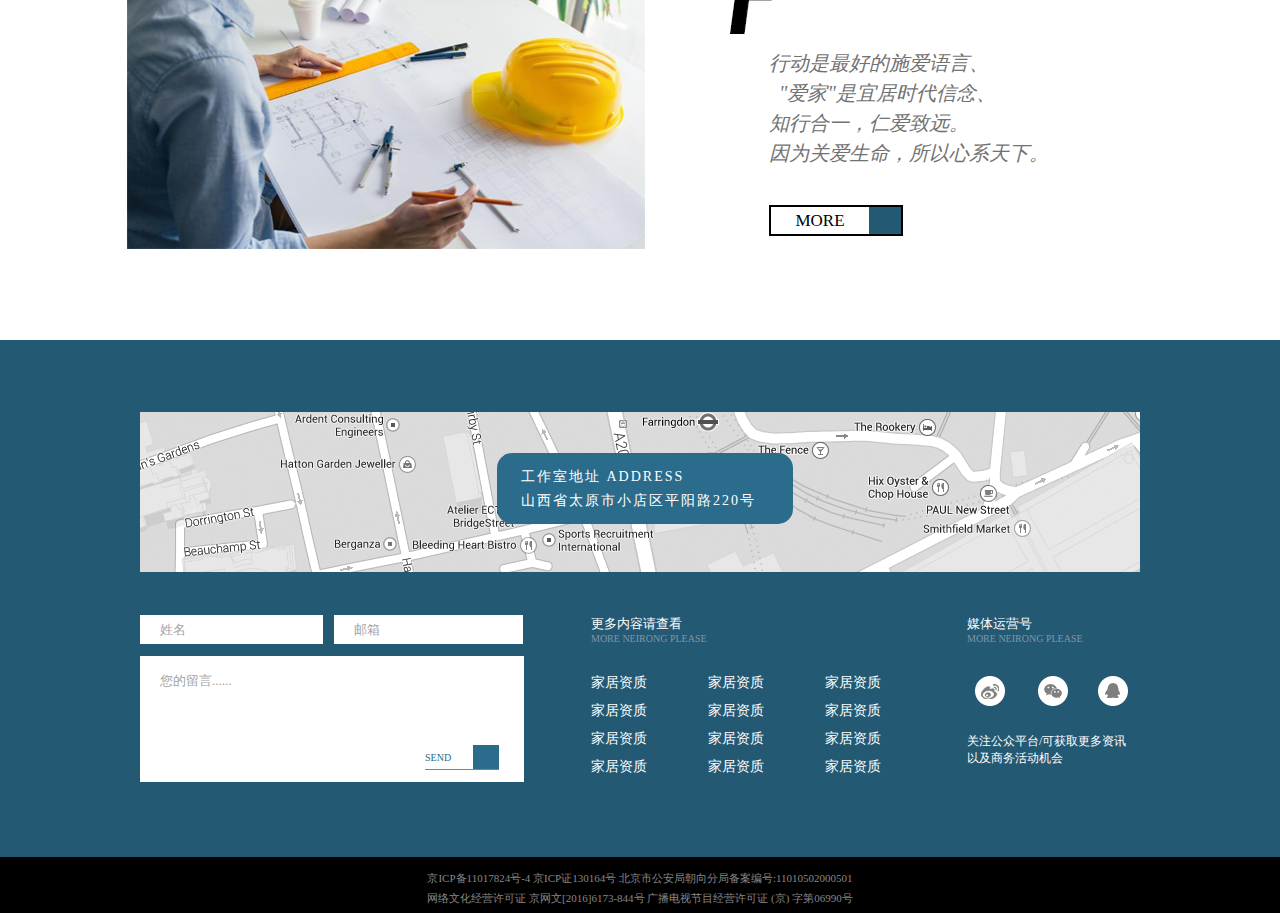
<file: index6.html>
<!DOCTYPE html>
<html lang="en">
<head>
	<meta charset="UTF-8">
	<title>关于我们</title>
	<link rel="stylesheet" href="css/public.css">
	<link rel="stylesheet" href="css/index6.css">
</head>
<body>
	<header>
		<div class="head">
			<img src="img/headtu1.gif" alt="" class="headtu1">
			<div class="head_box1">
				<p>宜居时代</p>
			</div>
			<div class="head_box2">
				<a href="index.html">
					<div class="head_daohang_box">
						<img src="img/top.gif" alt="" class="head_top_icon">
						<p class="head_title">公司首页</p>
						<img src="img/bottom.gif" alt="" class="head_bottom_icon">
					</div>
				</a>
				<a href="index2.html">
					<div class="head_daohang_box">
						<img src="img/top.gif" alt="" class="head_top_icon">
						<p class="head_title">公司简介</p>
						<img src="img/bottom.gif" alt="" class="head_bottom_icon">
					</div>
				</a>
				<a href="index3.html">
					<div class="head_daohang_box">
						<img src="img/top.gif" alt="" class="head_top_icon">
						<p class="head_title">产品中心</p>
						<img src="img/bottom.gif" alt="" class="head_bottom_icon">
					</div>
				</a>
				<a href="index4.html">
					<div class="head_daohang_box">
						<img src="img/top.gif" alt="" class="head_top_icon">
						<p class="head_title">案例展示</p>
						<img src="img/bottom.gif" alt="" class="head_bottom_icon">
					</div>
				</a>
				<a href="index5.html">
					<div class="head_daohang_box">
						<img src="img/top.gif" alt="" class="head_top_icon">
						<p class="head_title">团队介绍</p>
						<img src="img/bottom.gif" alt="" class="head_bottom_icon">
					</div>
				</a>
				<a href="index6.html">
					<div class="head_daohang_box">
						<img src="img/top.gif" alt="" class="head_top_icon">
						<p class="head_title">关于我们</p>
						<img src="img/bottom.gif" alt="" class="head_bottom_icon">
					</div>
				</a>
				<!-- <p class="head_title2">公司简介</p>
				<p class="head_title2">产品中心</p>
				<p class="head_title2">案例展示</p>
				<p class="head_title2">团队介绍</p>
				<p class="head_title2">关于我们</p> -->
				<form action="">
					<input type="text" class="search">
					<a href=""><p class="search_icon">&#xe7d4;</p></a>
				</form>
			</div>
		</div>
	</header>
	<div class="banner">
		<p class="banner_title1">THE&nbsp;CASE&nbsp;SHOWS</p>
		<p class="banner_title2">关于我们</p>
		<div class="banner_youdeng">
			<img src="img/youdeng.png" alt="">
		</div>
	</div>
	<div class="banner_line_tu">
		<div class="banner_line_tu_left">
			<div class="banner_line_tu_left1">
				<div class="banner_line_tu_left1_line"></div>
				<div class="banner_line_tu_left1_line2">
					<p class="banner_line_tu_left1_line_title1">首页</p>
					<p class="banner_line_tu_left1_line_title2">HOME</p>
				</div>
			</div>
			<div class="banner_line_tu_left2">
				&#xe608;&#xe608;&#xe608;
			</div>
			<div class="banner_line_tu_left1">
				<div class="banner_line_tu_left1_line"></div>
				<div class="banner_line_tu_left1_line2">
					<p class="banner_line_tu_left1_line_title1">关于我们&nbsp;&nbsp;&nbsp;&nbsp;&nbsp;&nbsp;&nbsp;</p>
					<p class="banner_line_tu_left1_line_title2">THE&nbsp;CASE&nbsp;SHOWS</p>
				</div>
			</div>
		</div>
	</div>
	<div class="shafa">
		<img src="img/shafa.png" alt="">
	</div>
	<div class="yellow_box"></div>
	<!-- 文化模块 -->
	<div class="wenhua">
		<div class="anli_content_title">
			<div class="anli_content_title_box1">
				<div class="anli_content_title_box2">
					<div class="anli_content_title_box2_line1"><div class="anli_content_title_box2_line2"></div></div>
					<div class="anli_content_title_box2_xbox"></div>
					<div class="anli_content_title_box2_line1 anli_content_title_box2_line3"><div class="anli_content_title_box2_line2"></div></div>
					ABOUT&nbsp;THE&nbsp;BRAND
				</div>
			</div>
			<div class="anli_content_title_box3">
				企业文化
			</div>
			<div class="anli_content_title_box4">
				<div class="anli_content_title_box4_line1"></div>
				<div class="anli_content_title_box4_line2"></div>
				<div class="anli_content_title_box4_line1 anli_content_title_box4_line3"></div>
			</div>
		</div>
		<div class="wenhua_gy1">
			<img src="img/gy1.png" alt="">
		</div>
		<div class="wenhua_content">
			<p class="wenhua_content_wenzi1">INNOVATION&nbsp;AND&nbsp;ENTREPRENEURSHIP</p>
			<p class="wenhua_content_wenzi2">INDUSTRY&nbsp;PAPK。</p>
			<div class="wenhua_content_line">
				<div class="wenhua_content_line1"></div>
			</div>
			<p class="wenhua_content_wenzi3">构建智慧产业园区,创新经营理念</p>
			<p class="wenhua_content_wenzi4">Alwayds jfkdl fkkfjdklfdsffsd ffsdfdf</p>
			<p class="wenhua_content_wenzi5">Alwayds jfkdl fkkfjdklfdsffsd</p>
			<p class="wenhua_content_wenzi6">顾客是企业之本,创新是发展源泉</p>
			<p class="wenhua_content_wenzi6 wenhua_content_wenzi7">顾客是企业之本,创新是发展源泉产业园区,创新经产业园区</p>
			<p class="wenhua_content_wenzi6 wenhua_content_wenzi7">顾客是企业之本,创新是发展源泉产业园区,创区</p>
			<p class="wenhua_content_wenzi6 wenhua_content_wenzi7">顾客是企业之本,创新是发展源泉产业园区,创新经产业园区</p>
			<p class="wenhua_content_wenzi6 wenhua_content_wenzi7">顾客是企业之本,创新是发展源泉产经产业园区</p>
			<p class="wenhua_content_wenzi6 wenhua_content_wenzi7">顾客是企业之本,创新是发展源泉产业园区,创新经产业园区</p>
			<p class="wenhua_content_wenzi6 wenhua_content_wenzi7">顾客是企业之本,创新是发展业园区,创新经产业园区</p>
			<div class="wenhua_content_box">
				<p class="wenhua_content_wenzi_more">MORE</p>
				<div class="wenhua_content_box_more_right">&#xe65b;</div>
			</div>
		</div>
		<div class="wenhua_gy2">
			<img src="img/gy2.png" alt="">
			<div class="wenhua_gy2_yellow_box"></div>
		</div>
	</div>
	<!-- 动态模块 -->
	<div class="dongtai">
		<div class="anli_content_title">
			<div class="anli_content_title_box1">
				<div class="anli_content_title_box2">
					<div class="anli_content_title_box2_line1"><div class="anli_content_title_box2_line2"></div></div>
					<div class="anli_content_title_box2_xbox"></div>
					<div class="anli_content_title_box2_line1 anli_content_title_box2_line3"><div class="anli_content_title_box2_line2"></div></div>
					ABOUT&nbsp;THE&nbsp;BRAND
				</div>
			</div>
			<div class="anli_content_title_box3">
				行业动态
			</div>
			<div class="anli_content_title_box4">
				<div class="anli_content_title_box4_line1"></div>
				<div class="anli_content_title_box4_line2"></div>
				<div class="anli_content_title_box4_line1 anli_content_title_box4_line3"></div>
			</div>
		</div>
		<div class="dongtai_content1">
			<div class="dongtai_content1_gy3tu">
				
			</div>
			<div class="dongtai_content1_gy3tu_bluebox"></div>
			<p class="dongtai_content1_new">NEW</p>
		</div>
		<div class="dongtai_content2">
			<div class="dongtai_content2_neirong1">
				<div class="dongtai_more">
					<div class="dongtai_more1">MORE</div>
					<div class="dongtai_more2">&#xe65b;</div>
				</div>
			</div>
			<div class="dongtai_content2_neirong2">
				<div class="dongtai_content2_neirong2_box1">
					<p class="dongtai_content2_neirong2_box1_title1">隆重揭晓智慧园区&nbsp;"最美前台"&nbsp;评选活动</p>
					<p class="dongtai_content2_neirong2_box1_title2">宜居时代举办的最美园区隆重揭晓智慧园区
					隆重揭晓智慧园区隆重揭晓智慧园区隆重揭晓智慧园区隆重揭晓智慧园区隆重揭晓智慧园区隆重揭晓智慧园区隆重揭晓智慧园区隆重揭晓智慧园区</p>
				</div>
				<div class="dongtai_content2_neirong2_box1 dongtai_content2_neirong2_box2">
					<p class="dongtai_content2_neirong2_box1_title1">隆重揭晓智慧园区&nbsp;"最美前台"&nbsp;评选活动</p>
					<p class="dongtai_content2_neirong2_box1_title2">宜居时代举办的最美园区隆重揭晓智慧园区
					隆重揭晓智慧园区隆重揭晓智慧园区隆重揭晓智慧园区隆重揭晓智慧园区隆重揭晓智慧园区隆重揭晓智慧园区隆重揭晓智慧园区隆重揭晓智慧园区</p>
				</div>
			</div>
		</div>
	</div>
	<!-- 新品牌模块 -->
	<div class="xpp">
		<div class="anli_content_title">
			<div class="anli_content_title_box1">
				<div class="anli_content_title_box2">
					<div class="anli_content_title_box2_line1"><div class="anli_content_title_box2_line2"></div></div>
					<div class="anli_content_title_box2_xbox"></div>
					<div class="anli_content_title_box2_line1 anli_content_title_box2_line3"><div class="anli_content_title_box2_line2"></div></div>
					ABOUT&nbsp;THE&nbsp;BRAND
				</div>
			</div>
			<div class="anli_content_title_box3">
				新品牌
			</div>
			<div class="anli_content_title_box4">
				<div class="anli_content_title_box4_line1"></div>
				<div class="anli_content_title_box4_line2"></div>
				<div class="anli_content_title_box4_line1 anli_content_title_box4_line3"></div>
			</div>
		</div>
		<div class="xpp_content">
			<div class="xpp_content_tu1">
				<img src="img/xpp1.png" alt="">
			</div>
			<div class="xpp_content_tu2">
				<p class="xpp_content_tu2_title1">宜居手工创意坊</p>
				<p class="xpp_content_tu2_title2">专业设计室内loft工业设计</p>
				<p class="xpp_content_tu2_title2 xpp_content_tu2_title3">专业设计室内loft工</p>
				<p class="xpp_content_tu2_title4">推广时间:2017-05-08</p>
				<p class="xpp_content_tu2_title4 xpp_content_tu2_title5">推广区域:东区-306311</p>
				<div class="dongtai_more xpp_content_more">
					<div class="dongtai_more1">MORE</div>
					<div class="dongtai_more2">&#xe65b;</div>
				</div>
			</div>
			<div class="xpp_content_tu3">
				<img src="img/xpp3.png" alt="">
			</div>
			<div class="xpp_content_tu4">
				<img src="img/xpp4.png" alt="">
			</div>
			<div class="xpp_content_tu5">
				<div class="xpp_content_tu6">
					<img src="img/xpp5.png" alt="">
				</div>
				<div class="xpp_content_tu7">
					<p class="xpp_content_tu2_title1 xpp_content_tu7_title1">宜居手工创意坊</p>
					<p class="xpp_content_tu7_title2">专业设计室内loft工业设计</p>
					<p class="xpp_content_tu7_title3">专业设计室内loft工</p>
					<p class="xpp_content_tu7_title4">推广时间:2017-05-08</p>
					<p class="xpp_content_tu7_title4 xpp_content_tu7_title5">推广区域:东区-306311</p>
					<div class="xpp_content_more1 ">
						<div class="dongtai_more1">MORE</div>
						<div class="dongtai_more2">&#xe65b;</div>
					</div>
				</div>
				<div class="xpp_content_tu8">
					<img src="img/xpp8.png" alt="" class="xpp_content_tu8_icon">
					<p class="xpp_content_tu8_icon_wenzi">ENTERAXION</p>
				</div>
				<div class="xpp_content_tu8">
					<img src="img/xpp7.png" alt="" class="xpp_content_tu8_icon2">
				</div>
				<div class="xpp_content_tu8">
					<img src="img/xpp9.png" alt="" class="xpp_content_tu8_icon">
					<p class="xpp_content_tu8_icon_wenzi">ENTERAXION</p>
				</div>
				<div class="xpp_content_tu8 xpp_content_tu9">
					MORE
				</div>
			</div>
		</div>
	</div>
	<!-- 社会责任模块 -->
	<div class="social">
		<div class="anli_content_title">
			<div class="anli_content_title_box1">
				<div class="anli_content_title_box2">
					<div class="anli_content_title_box2_line1"><div class="anli_content_title_box2_line2"></div></div>
					<div class="anli_content_title_box2_xbox"></div>
					<div class="anli_content_title_box2_line1 anli_content_title_box2_line3"><div class="anli_content_title_box2_line2"></div></div>
					ABOUT&nbsp;THE&nbsp;BRAND
				</div>
			</div>
			<div class="anli_content_title_box3">
				社会责任
			</div>
			<div class="anli_content_title_box4">
				<div class="anli_content_title_box4_line1"></div>
				<div class="anli_content_title_box4_line2"></div>
				<div class="anli_content_title_box4_line1 anli_content_title_box4_line3"></div>
			</div>
		</div>
		<div class="social_content">
			<div class="social_content_tu1">
				<img src="img/social.png" alt="">
			</div>
			<div class="social_content_tu2">
				<img src="img/social2.png" alt="">
				<div class="social_content_tu2_wenzi">
					<p class="social_content_tu2_wenzi_title1">行动是最好的施爱语言、</p>
					<p class="social_content_tu2_wenzi_title1">&nbsp;&nbsp;"爱家"是宜居时代信念、</p>
					<p class="social_content_tu2_wenzi_title1">知行合一，仁爱致远。</p>
					<p class="social_content_tu2_wenzi_title1">因为关爱生命，所以心系天下。</p>
					<div class="xpp_content_more1 social_content_more1">
						<div class="dongtai_more1">MORE</div>
						<div class="dongtai_more2">&#xe65b;</div>
					</div>
				</div>
			</div>
		</div>
	</div>
	<!-- 尾部模块 -->
	<footer class="weibu">
		<div class="weibu_content">
			<div class="weibu_content_tu1">
				<img src="img/weibu_tu.png" alt="">
				<span class="weibu_content_icon">&#xe64b;</span>
				<div class="weibu_content_tu1_address">
					<p>工作室地址 ADDRESS</p>
					<p class="weibu_content_tu1_address_des">山西省太原市小店区平阳路220号</p>
				</div>
			</div>
			<div class="weibu_content_neirong">
				<div class="weibu_content_neirong1">
					<div class="weibu_content_neirong1_1">
						<p>姓名</p>
					</div>
					<div class="weibu_content_neirong1_2">
						<p>邮箱</p>
					</div>
					<div class="weibu_content_neirong1_3">
						<p>您的留言......</p>
						<div class="anli_content_line_right weibu_content_neirong1_line">
							<div class="anli_content_line_right_box1">
								SEND
							</div>
							<div class="anli_content_line_right_box2">
								&#xe65b;
							</div>
						</div>
					</div>
				</div>
				<div class="weibu_content_neirong2">
					<p class="weibu_content_neirong2_zi1">更多内容请查看</p>
					<p class="weibu_content_neirong2_zi2">MORE NEIRONG PLEASE</p>
					<ul class="weibu_content_neirong2_zi3">
						<li>家居资质</li>
						<li>家居资质</li>
						<li>家居资质</li>
						<li>家居资质</li>
					</ul>
					<ul class="weibu_content_neirong2_zi3">
						<li>家居资质</li>
						<li>家居资质</li>
						<li>家居资质</li>
						<li>家居资质</li>
					</ul>
					<ul class="weibu_content_neirong2_zi3 weibu_content_neirong2_zi4">
						<li>家居资质</li>
						<li>家居资质</li>
						<li>家居资质</li>
						<li>家居资质</li>
					</ul>
				</div>
				<div class="weibu_content_neirong3">
					<p class="weibu_content_neirong2_zi1">媒体运营号</p>
					<p class="weibu_content_neirong2_zi2">MORE NEIRONG PLEASE</p>
					<div class="weibu_content_neirong3_icon">
						<div class="weibu_content_neirong3_icon1">
							<img src="img/weibo.png" alt="">
						</div>
						<div class="weibu_content_neirong3_icon1 weibu_content_neirong3_icon2">
							<img src="img/weixin.png" alt="">
						</div>
						<div class="weibu_content_neirong3_icon1 weibu_content_neirong3_icon3">
							<img src="img/qq.png" alt="">
						</div>
					</div>
					<p class="weibu_content_neirong3_icon_wenzi">关注公众平台/可获取更多资讯</p>
					<p class="weibu_content_neirong3_icon_wenzi2">以及商务活动机会</p>
				</div>
			</div>
		</div>
		<div class="coypright">
			<p class="coypright_title1">京ICP备11017824号-4 京ICP证130164号 
			北京市公安局朝向分局备案编号:11010502000501
			</p>
			<p class="coypright_title2">网络文化经营许可证 京网文[2016]6173-844号 广播电视节目经营许可证 (京) 字第06990号</p>
		</div>
	</footer>
</body>
</html>
</file>
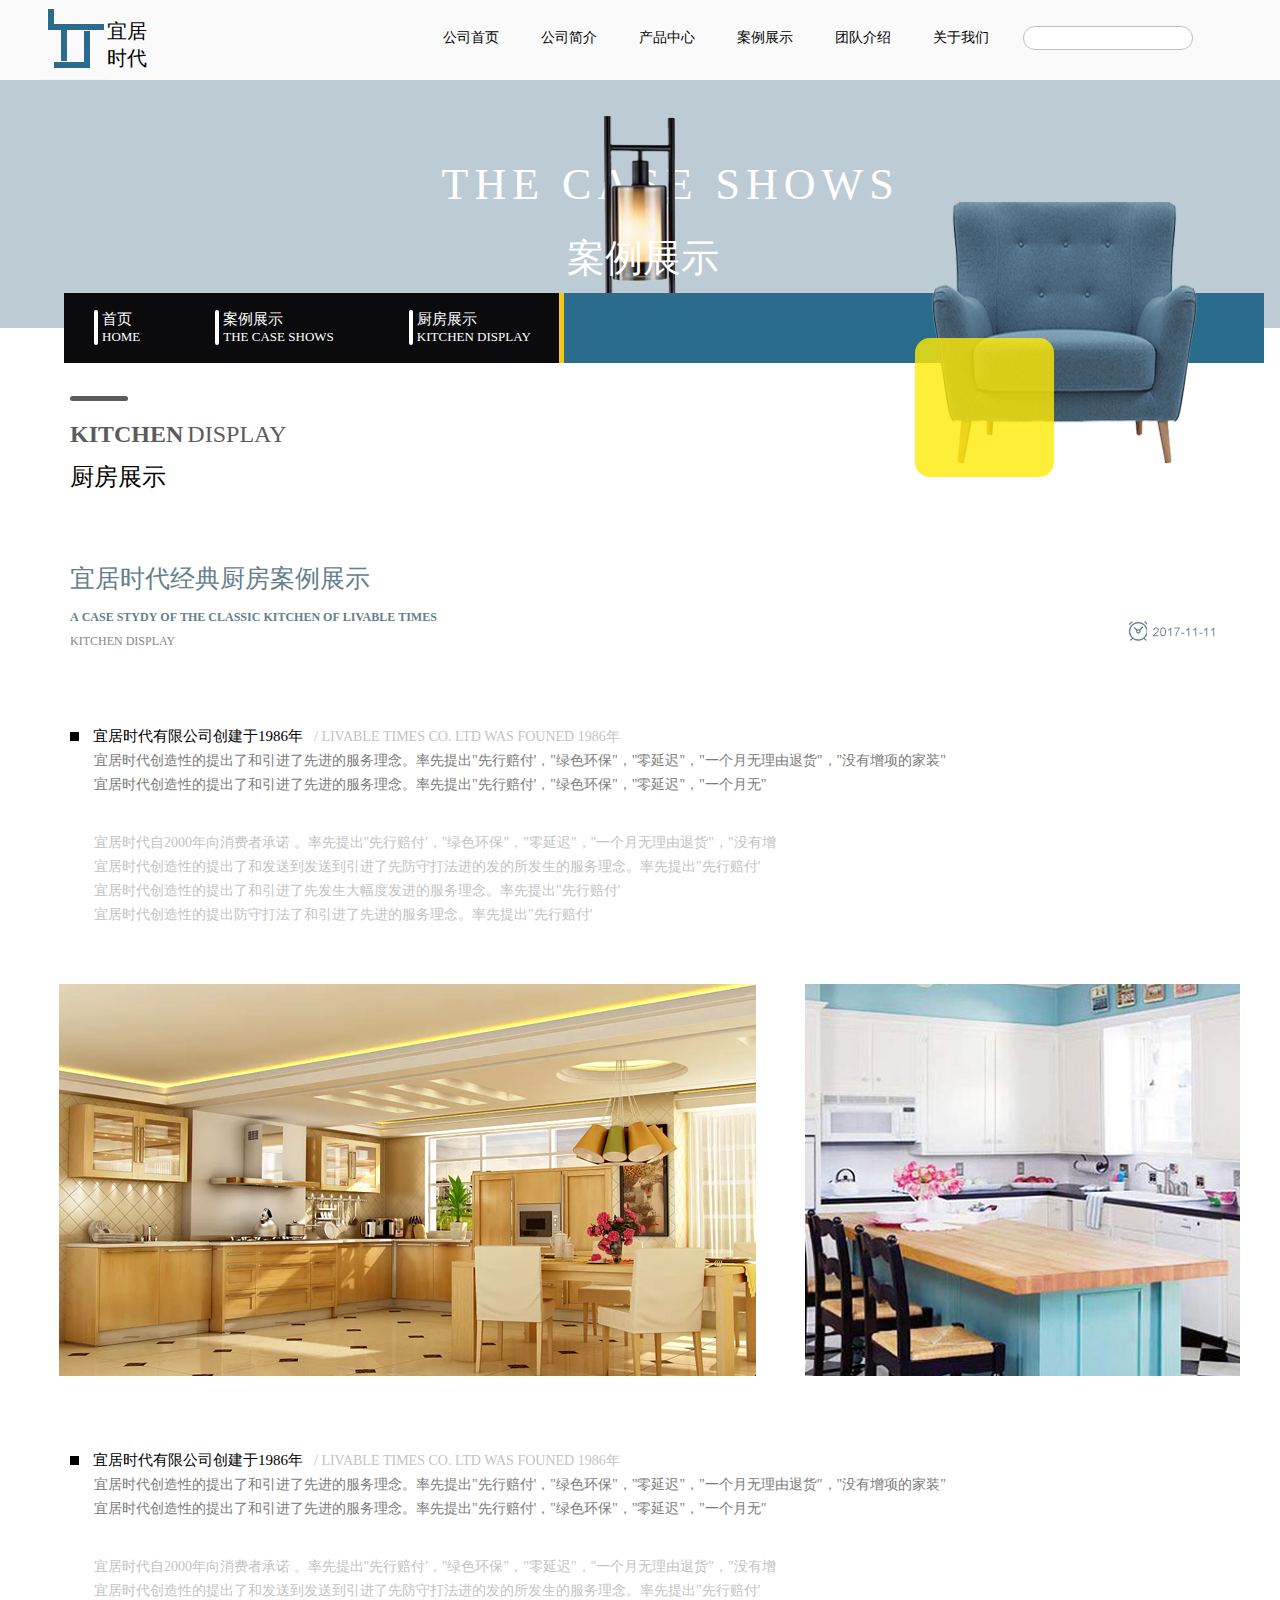
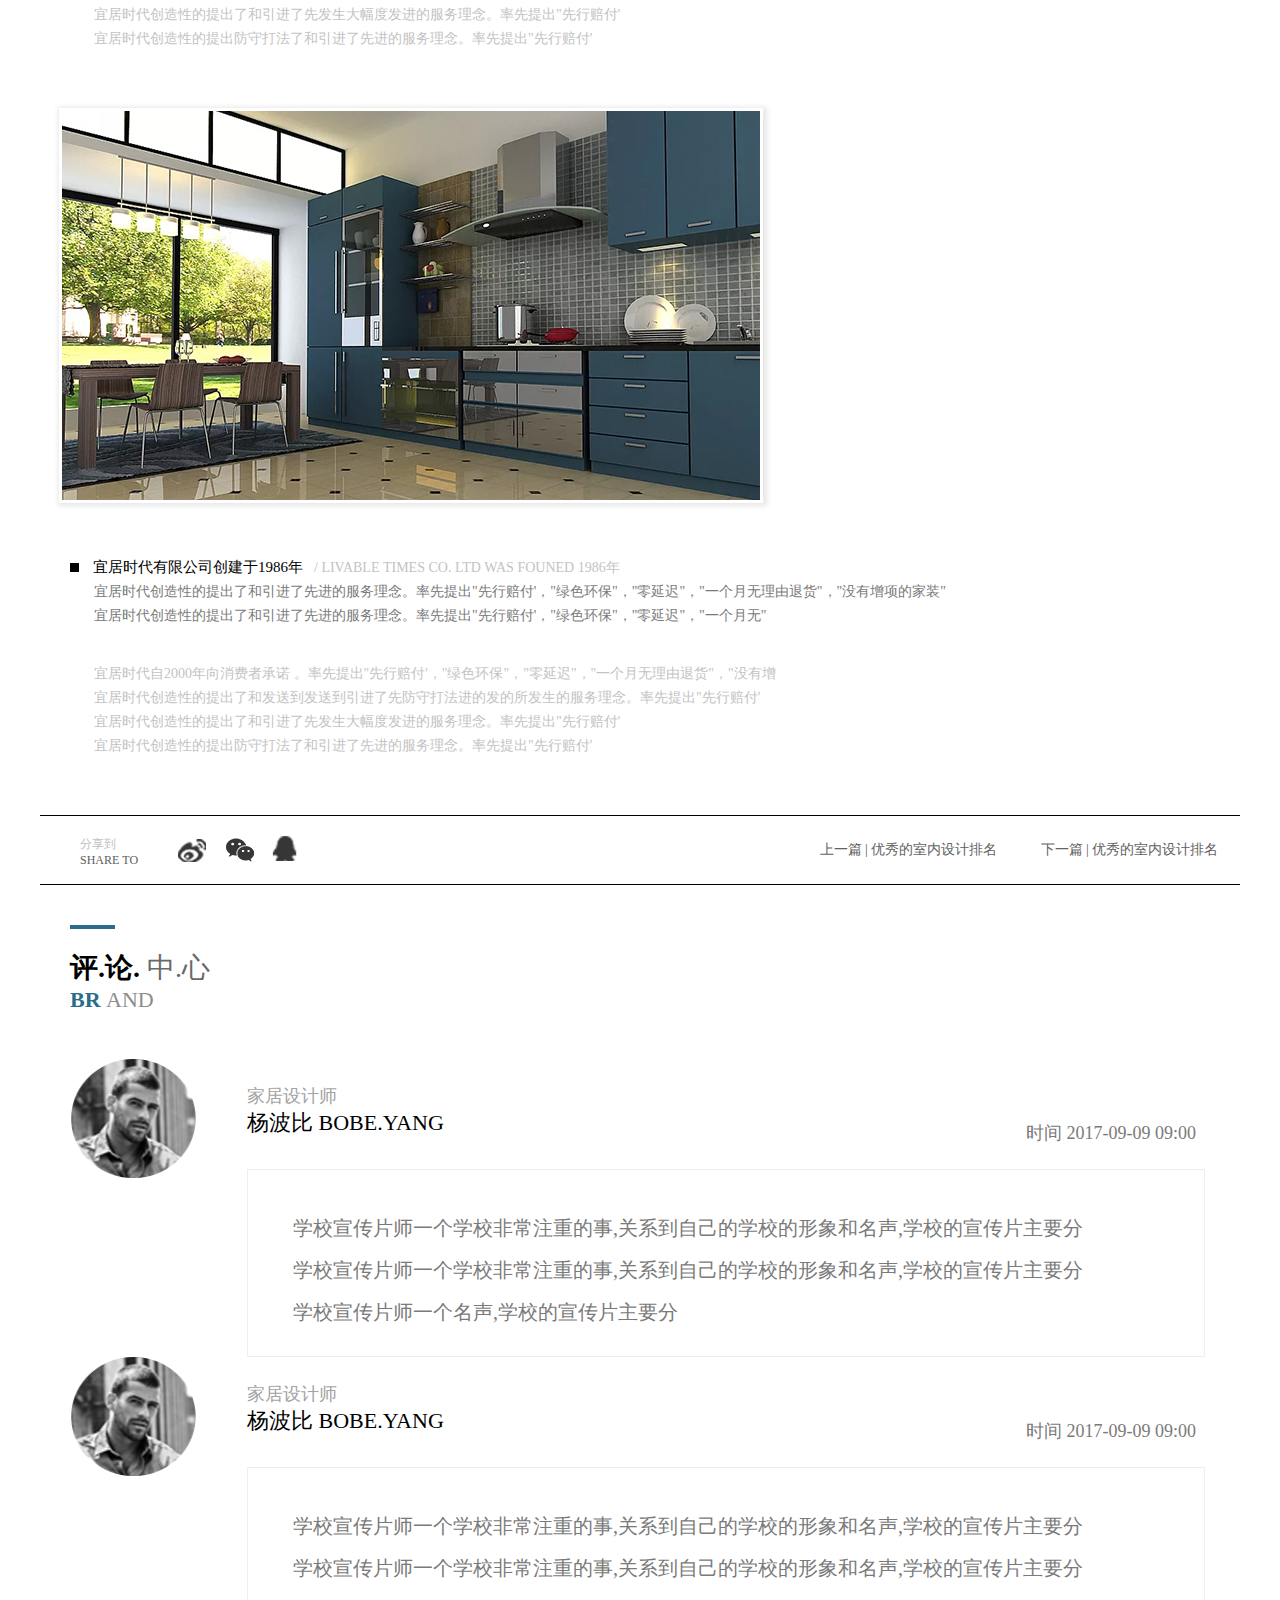
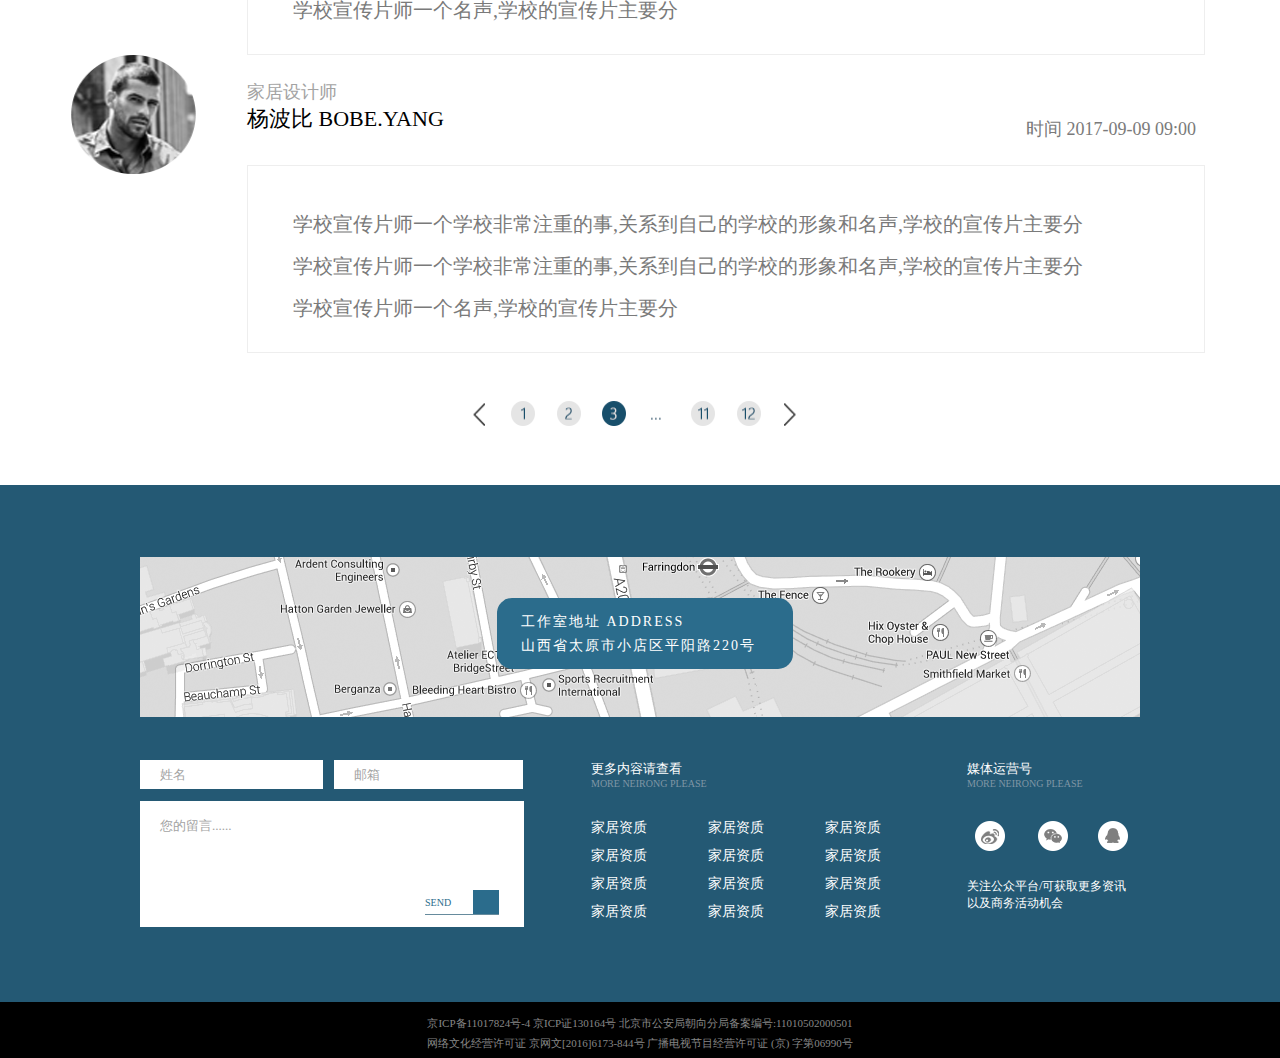
<file: index7.html>
<!DOCTYPE html>
<html lang="en">
<head>
	<meta charset="UTF-8">
	<title>厨房展示</title>
	<link rel="stylesheet" href="css/index7.css">
	<link rel="stylesheet" href="css/public.css">
</head>
<body>
	<header>
		<div class="head">
			<img src="img/headtu1.gif" alt="" class="headtu1">
			<div class="head_box1">
				<p>宜居时代</p>
			</div>
			<div class="head_box2">
				<a href="index.html">
					<div class="head_daohang_box">
						<img src="img/top.gif" alt="" class="head_top_icon">
						<p class="head_title">公司首页</p>
						<img src="img/bottom.gif" alt="" class="head_bottom_icon">
					</div>
				</a>
				<a href="index2.html">
					<div class="head_daohang_box">
						<img src="img/top.gif" alt="" class="head_top_icon">
						<p class="head_title">公司简介</p>
						<img src="img/bottom.gif" alt="" class="head_bottom_icon">
					</div>
				</a>
				<a href="index3.html">
					<div class="head_daohang_box">
						<img src="img/top.gif" alt="" class="head_top_icon">
						<p class="head_title">产品中心</p>
						<img src="img/bottom.gif" alt="" class="head_bottom_icon">
					</div>
				</a>
				<a href="index4.html">
					<div class="head_daohang_box">
						<img src="img/top.gif" alt="" class="head_top_icon">
						<p class="head_title">案例展示</p>
						<img src="img/bottom.gif" alt="" class="head_bottom_icon">
					</div>
				</a>
				<a href="index5.html">
					<div class="head_daohang_box">
						<img src="img/top.gif" alt="" class="head_top_icon">
						<p class="head_title">团队介绍</p>
						<img src="img/bottom.gif" alt="" class="head_bottom_icon">
					</div>
				</a>
				<a href="index6.html">
					<div class="head_daohang_box">
						<img src="img/top.gif" alt="" class="head_top_icon">
						<p class="head_title">关于我们</p>
						<img src="img/bottom.gif" alt="" class="head_bottom_icon">
					</div>
				</a>
				<!-- <p class="head_title2">公司简介</p>
				<p class="head_title2">产品中心</p>
				<p class="head_title2">案例展示</p>
				<p class="head_title2">团队介绍</p>
				<p class="head_title2">关于我们</p> -->
				<form action="">
					<input type="text" class="search">
					<a href=""><p class="search_icon">&#xe7d4;</p></a>
				</form>
			</div>
		</div>
	</header>
	<div class="banner">
		<p class="banner_title1">THE&nbsp;CASE&nbsp;SHOWS</p>
		<p class="banner_title2">案例展示</p>
		<div class="banner_youdeng">
			<img src="img/youdeng.png" alt="">
		</div>
	</div>
	<div class="banner_line_tu">
		<div class="banner_line_tu_left">
			<div class="banner_line_tu_left1">
				<div class="banner_line_tu_left1_line"></div>
				<div class="banner_line_tu_left1_line2">
					<p class="banner_line_tu_left1_line_title1">首页</p>
					<p class="banner_line_tu_left1_line_title2">HOME</p>
				</div>
			</div>
			<div class="banner_line_tu_left2">
				&#xe608;&#xe608;&#xe608;
			</div>
			<div class="banner_line_tu_left1">
				<div class="banner_line_tu_left1_line"></div>
				<div class="banner_line_tu_left1_line2">
					<p class="banner_line_tu_left1_line_title1">案例展示&nbsp;&nbsp;&nbsp;&nbsp;&nbsp;&nbsp;&nbsp;</p>
					<p class="banner_line_tu_left1_line_title2">THE&nbsp;CASE&nbsp;SHOWS</p>
				</div>
			</div>
			<div class="banner_line_tu_left2">
				&#xe608;&#xe608;&#xe608;
			</div>
			<div class="banner_line_tu_left1">
				<div class="banner_line_tu_left1_line"></div>
				<div class="banner_line_tu_left1_line2">
					<p class="banner_line_tu_left1_line_title1">厨房展示&nbsp;&nbsp;&nbsp;&nbsp;&nbsp;&nbsp;&nbsp;</p>
					<p class="banner_line_tu_left1_line_title2">KITCHEN&nbsp;DISPLAY</p>
				</div>
			</div>
		</div>
	</div>
	<div class="shafa">
		<img src="img/shafa.png" alt="">
	</div>
	<div class="yellow_box"></div>
	<!-- 标题1 -->
	<div class="chufang_title1">
		<div class="chufang_title1_1"></div>
		<p class="chufang_title1_2">
			<span class="chufang_title1_3">KITCHEN</span>
			<span>DISPLAY</span>
		</p>
		<p class="chufang_title1_3">厨房展示</p>
	</div>
	<!-- 标题2 -->
	<div class="chufang_title2">
		<p class="chufang_title2_1">宜居时代经典厨房案例展示</p>
		<p class="chufang_title2_2">A&nbsp;CASE&nbsp;STYDY&nbsp;OF&nbsp;THE&nbsp;CLASSIC&nbsp;KITCHEN&nbsp;OF&nbsp;LIVABLE&nbsp;TIMES</p>
		<p class="chufang_title2_3">KITCHEN&nbsp;DISPLAY</p>
		<div class="chufang_title2_nao"><img src="img/kitchtu1.png" alt=""></div>
	</div>
	<!-- 正文1 -->
	<div class="chufang_zhengwen1">
		<div class="chufang_zhengwen1_box"></div>
		<p class="chufang_zhengwen1_title">
			<span>宜居时代有限公司创建于1986年&nbsp;</span>
			<span class="chufang_zhengwen1_title_liv">&nbsp;/&nbsp;LIVABLE&nbsp;TIMES&nbsp;CO.&nbsp;LTD&nbsp;WAS&nbsp;FOUNED&nbsp;1986年</span>
		</p>
		<p class="chufang_zhengwen1_title2">宜居时代创造性的提出了和引进了先进的服务理念。率先提出"先行赔付'，"绿色环保"，"零延迟"，"一个月无理由退货"，"没有增项的家装"</p>
		<p class="chufang_zhengwen1_title2 chufang_zhengwen1_title3">宜居时代创造性的提出了和引进了先进的服务理念。率先提出"先行赔付'，"绿色环保"，"零延迟"，"一个月无"</p>
		<p class="chufang_zhengwen1_title2 chufang_zhengwen1_title3 chufang_zhengwen1_title4">宜居时代自2000年向消费者承诺
		。率先提出"先行赔付'，"绿色环保"，"零延迟"，"一个月无理由退货"，"没有增</p>
		<p class="chufang_zhengwen1_title5">宜居时代创造性的提出了和发送到发送到引进了先防守打法进的发的所发生的服务理念。率先提出"先行赔付'</p>
		<p class="chufang_zhengwen1_title5">宜居时代创造性的提出了和引进了先发生大幅度发进的服务理念。率先提出"先行赔付'</p>
		<p class="chufang_zhengwen1_title5">宜居时代创造性的提出防守打法了和引进了先进的服务理念。率先提出"先行赔付'</p>
	</div>
	<!-- 正文1图 -->
	<div class="chufang_zhengwen1_tu">
		<div class="chufang_zhengwen1_tu1">
			<img src="img/kitchtu2.png" alt="">
		</div>
		<div class="chufang_zhengwen1_tu2">
			<img src="img/kitchtu3.png" alt="">
		</div>
	</div>
	<!-- 正文2 -->
	<div class="chufang_zhengwen1">
		<div class="chufang_zhengwen1_box"></div>
		<p class="chufang_zhengwen1_title">
			<span>宜居时代有限公司创建于1986年&nbsp;</span>
			<span class="chufang_zhengwen1_title_liv">&nbsp;/&nbsp;LIVABLE&nbsp;TIMES&nbsp;CO.&nbsp;LTD&nbsp;WAS&nbsp;FOUNED&nbsp;1986年</span>
		</p>
		<p class="chufang_zhengwen1_title2">宜居时代创造性的提出了和引进了先进的服务理念。率先提出"先行赔付'，"绿色环保"，"零延迟"，"一个月无理由退货"，"没有增项的家装"</p>
		<p class="chufang_zhengwen1_title2 chufang_zhengwen1_title3">宜居时代创造性的提出了和引进了先进的服务理念。率先提出"先行赔付'，"绿色环保"，"零延迟"，"一个月无"</p>
		<p class="chufang_zhengwen1_title2 chufang_zhengwen1_title3 chufang_zhengwen1_title4">宜居时代自2000年向消费者承诺
		。率先提出"先行赔付'，"绿色环保"，"零延迟"，"一个月无理由退货"，"没有增</p>
		<p class="chufang_zhengwen1_title5">宜居时代创造性的提出了和发送到发送到引进了先防守打法进的发的所发生的服务理念。率先提出"先行赔付'</p>
		<p class="chufang_zhengwen1_title5">宜居时代创造性的提出了和引进了先发生大幅度发进的服务理念。率先提出"先行赔付'</p>
		<p class="chufang_zhengwen1_title5">宜居时代创造性的提出防守打法了和引进了先进的服务理念。率先提出"先行赔付'</p>
	</div>
	<!-- 正文2图 -->
	<div class="chufang_zhengwen2_tu">
		<img src="img/kitchtu4.png" alt="">
	</div>
	<!-- 正文3 -->
	<div class="chufang_zhengwen1">
		<div class="chufang_zhengwen1_box"></div>
		<p class="chufang_zhengwen1_title">
			<span>宜居时代有限公司创建于1986年&nbsp;</span>
			<span class="chufang_zhengwen1_title_liv">&nbsp;/&nbsp;LIVABLE&nbsp;TIMES&nbsp;CO.&nbsp;LTD&nbsp;WAS&nbsp;FOUNED&nbsp;1986年</span>
		</p>
		<p class="chufang_zhengwen1_title2">宜居时代创造性的提出了和引进了先进的服务理念。率先提出"先行赔付'，"绿色环保"，"零延迟"，"一个月无理由退货"，"没有增项的家装"</p>
		<p class="chufang_zhengwen1_title2 chufang_zhengwen1_title3">宜居时代创造性的提出了和引进了先进的服务理念。率先提出"先行赔付'，"绿色环保"，"零延迟"，"一个月无"</p>
		<p class="chufang_zhengwen1_title2 chufang_zhengwen1_title3 chufang_zhengwen1_title4">宜居时代自2000年向消费者承诺
		。率先提出"先行赔付'，"绿色环保"，"零延迟"，"一个月无理由退货"，"没有增</p>
		<p class="chufang_zhengwen1_title5">宜居时代创造性的提出了和发送到发送到引进了先防守打法进的发的所发生的服务理念。率先提出"先行赔付'</p>
		<p class="chufang_zhengwen1_title5">宜居时代创造性的提出了和引进了先发生大幅度发进的服务理念。率先提出"先行赔付'</p>
		<p class="chufang_zhengwen1_title5">宜居时代创造性的提出防守打法了和引进了先进的服务理念。率先提出"先行赔付'</p>
	</div>
	<!-- 分享 -->
	<div class="share">
		<div class="share_box1">
			<p class="share_box1_zi1">分享到</p>
			<p class="share_box1_zi2">SHARE&nbsp;TO</p>
		</div>
		<div class="share_box2">
			<img src="img/wb2.png" alt="" class="share_box2_tu1">
			<img src="img/wx2.png" alt="" class="share_box2_tu2">
			<img src="img/qq2.png" alt="" class="share_box2_tu2">
		</div>
		<div class="share_box3">
			下一篇&nbsp;|&nbsp;优秀的室内设计排名
		</div>
		<div class="share_box3">
			上一篇&nbsp;|&nbsp;优秀的室内设计排名
		</div>
	</div>
	<!-- 评论 -->
	<div class="argument">
		<div class="argument_title">
			<div class="argument_title_line"></div>
			<p class="argument_title1">
				<span>评.论.</span>
				<span class="argument_title1_1">中.心</span>
			</p>
			<p class="argument_title2">
				<span>BR</span>
				<span class="argument_title2_1">AND</span>
			</p>
		</div>
		<div class="argument_content">
			<div class="argument_content1">
				<img src="img/kitchtu5.png" alt="">
			</div>
			<div class="argument_content2">
				<div class="argument_content2_wenzi1">
					<div class="argument_content2_wenzi1_1">
						<p class="argument_content2_wenzi1_1_zi1">家居设计师</p>
						<p class="argument_content2_wenzi1_1_zi2">杨波比&nbsp;BOBE.YANG</p>
					</div>
					<div class="argument_content2_wenzi1_2">
						<p>时间&nbsp;2017-09-09&nbsp;09:00</p>
					</div>
				</div>
				<div class="argument_content3">
					<p class="argument_content3_wenzi">学校宣传片师一个学校非常注重的事,关系到自己的学校的形象和名声,学校的宣传片主要分</p>
					<p class="argument_content3_wenzi">学校宣传片师一个学校非常注重的事,关系到自己的学校的形象和名声,学校的宣传片主要分</p>
					<p class="argument_content3_wenzi">学校宣传片师一个名声,学校的宣传片主要分</p>
				</div>
			</div>
		</div>
		<div class="argument_content">
			<div class="argument_content1">
				<img src="img/kitchtu5.png" alt="">
			</div>
			<div class="argument_content2">
				<div class="argument_content2_wenzi1">
					<div class="argument_content2_wenzi1_1">
						<p class="argument_content2_wenzi1_1_zi1">家居设计师</p>
						<p class="argument_content2_wenzi1_1_zi2">杨波比&nbsp;BOBE.YANG</p>
					</div>
					<div class="argument_content2_wenzi1_2">
						<p>时间&nbsp;2017-09-09&nbsp;09:00</p>
					</div>
				</div>
				<div class="argument_content3">
					<p class="argument_content3_wenzi">学校宣传片师一个学校非常注重的事,关系到自己的学校的形象和名声,学校的宣传片主要分</p>
					<p class="argument_content3_wenzi">学校宣传片师一个学校非常注重的事,关系到自己的学校的形象和名声,学校的宣传片主要分</p>
					<p class="argument_content3_wenzi">学校宣传片师一个名声,学校的宣传片主要分</p>
				</div>
			</div>
		</div>
		<div class="argument_content">
			<div class="argument_content1">
				<img src="img/kitchtu5.png" alt="">
			</div>
			<div class="argument_content2">
				<div class="argument_content2_wenzi1">
					<div class="argument_content2_wenzi1_1">
						<p class="argument_content2_wenzi1_1_zi1">家居设计师</p>
						<p class="argument_content2_wenzi1_1_zi2">杨波比&nbsp;BOBE.YANG</p>
					</div>
					<div class="argument_content2_wenzi1_2">
						<p>时间&nbsp;2017-09-09&nbsp;09:00</p>
					</div>
				</div>
				<div class="argument_content3">
					<p class="argument_content3_wenzi">学校宣传片师一个学校非常注重的事,关系到自己的学校的形象和名声,学校的宣传片主要分</p>
					<p class="argument_content3_wenzi">学校宣传片师一个学校非常注重的事,关系到自己的学校的形象和名声,学校的宣传片主要分</p>
					<p class="argument_content3_wenzi">学校宣传片师一个名声,学校的宣传片主要分</p>
				</div>
			</div>
		</div>
		<div class="argument_anniu">
			<img src="img/nav_anniu.png" alt="">
		</div>
	</div>
	<!-- 尾部模块 -->
	<footer class="weibu">
		<div class="weibu_content">
			<div class="weibu_content_tu1">
				<img src="img/weibu_tu.png" alt="">
				<span class="weibu_content_icon">&#xe64b;</span>
				<div class="weibu_content_tu1_address">
					<p>工作室地址 ADDRESS</p>
					<p class="weibu_content_tu1_address_des">山西省太原市小店区平阳路220号</p>
				</div>
			</div>
			<div class="weibu_content_neirong">
				<div class="weibu_content_neirong1">
					<div class="weibu_content_neirong1_1">
						<p>姓名</p>
					</div>
					<div class="weibu_content_neirong1_2">
						<p>邮箱</p>
					</div>
					<div class="weibu_content_neirong1_3">
						<p>您的留言......</p>
						<div class="anli_content_line_right weibu_content_neirong1_line">
							<div class="anli_content_line_right_box1">
								SEND
							</div>
							<div class="anli_content_line_right_box2">
								&#xe65b;
							</div>
						</div>
					</div>
				</div>
				<div class="weibu_content_neirong2">
					<p class="weibu_content_neirong2_zi1">更多内容请查看</p>
					<p class="weibu_content_neirong2_zi2">MORE NEIRONG PLEASE</p>
					<ul class="weibu_content_neirong2_zi3">
						<li>家居资质</li>
						<li>家居资质</li>
						<li>家居资质</li>
						<li>家居资质</li>
					</ul>
					<ul class="weibu_content_neirong2_zi3">
						<li>家居资质</li>
						<li>家居资质</li>
						<li>家居资质</li>
						<li>家居资质</li>
					</ul>
					<ul class="weibu_content_neirong2_zi3 weibu_content_neirong2_zi4">
						<li>家居资质</li>
						<li>家居资质</li>
						<li>家居资质</li>
						<li>家居资质</li>
					</ul>
				</div>
				<div class="weibu_content_neirong3">
					<p class="weibu_content_neirong2_zi1">媒体运营号</p>
					<p class="weibu_content_neirong2_zi2">MORE NEIRONG PLEASE</p>
					<div class="weibu_content_neirong3_icon">
						<div class="weibu_content_neirong3_icon1">
							<img src="img/weibo.png" alt="">
						</div>
						<div class="weibu_content_neirong3_icon1 weibu_content_neirong3_icon2">
							<img src="img/weixin.png" alt="">
						</div>
						<div class="weibu_content_neirong3_icon1 weibu_content_neirong3_icon3">
							<img src="img/qq.png" alt="">
						</div>
					</div>
					<p class="weibu_content_neirong3_icon_wenzi">关注公众平台/可获取更多资讯</p>
					<p class="weibu_content_neirong3_icon_wenzi2">以及商务活动机会</p>
				</div>
			</div>
		</div>
		<div class="coypright">
			<p class="coypright_title1">京ICP备11017824号-4 京ICP证130164号 
			北京市公安局朝向分局备案编号:11010502000501
			</p>
			<p class="coypright_title2">网络文化经营许可证 京网文[2016]6173-844号 广播电视节目经营许可证 (京) 字第06990号</p>
		</div>
	</footer>
</body>
</html>
</file>
<file: css/index.css>
@font-face {
  font-family: 'iconfont';  /* project id 561408 */
  src: url('https://at.alicdn.com/t/font_561408_eu6lmgmne9hk6gvi.eot');
  src: url('https://at.alicdn.com/t/font_561408_eu6lmgmne9hk6gvi.eot?#iefix') format('embedded-opentype'),
  url('https://at.alicdn.com/t/font_561408_eu6lmgmne9hk6gvi.woff') format('woff'),
  url('https://at.alicdn.com/t/font_561408_eu6lmgmne9hk6gvi.ttf') format('truetype'),
  url('https://at.alicdn.com/t/font_561408_eu6lmgmne9hk6gvi.svg#iconfont') format('svg');
}
.head_daohang_box:hover .head_title
{
	color: #2b6c8c;
}
.head_daohang_box:hover
{
	z-index: 1;
	cursor: pointer;
	
}
.head_daohang_box
{
	width: 88px;
	height: auto;
	float: left;
	margin-right: 10px;
	position: relative;
}
header
{
	width: 100%;
	height: 80px;
	background-color: #fafafa;
	position: relative;
}
.head
{
	width: 1200px;
	height: 80px;
	/* background-color: red; */
	margin: 0 auto;
}
.headtu1
{
	width: 67px;
	height: 80px;
	float: left;
}
.head_box1
{
	width: 44px;
	height: 80px;
	/* background-color: green; */
	float: left;
	font-family: '微软雅黑';
	font-size: 20px;
	padding-top: 18px;
}
.head_box2
{
	
	height: 52px;
	/* background-color:green; */
	padding-top: 24px;
	margin-left: 395px;
	font-size: 14px;
	line-height: 28px;
	position: relative;
}
.head_top_icon
{
	width: 8px;
	height: 8px;
	float: left;
	position: absolute;
	z-index: -1;
}
.head_title
{
	color: #000;
	margin: 0 8px;
	float: left;

}
.head_bottom_icon
{
	width: 8px;
	height: 8px;
	float: left;
	margin-top: 20px;
	position: absolute;
	z-index: -1;
	left: 65px;
	
}
.head_title2
{
	margin-right: 40px;
	float: left;
}
.search
{
	width: 170px;
	height: 24px;
	border: 1px solid #bfbfbf;
	margin-right: 40px;
	border-radius: 20px;
	
}
.search_icon
{
	position: absolute;
	top: 25px;
	right: 48px;
	color: #4d4d4d;
	font-size: 12px;
	font-family: 'iconfont';
}

.banner
{
	width: 100%;
	height: 540px;
	background-color: #f5f5f5;
	position: relative;
}
.banner_content
{
	width: 1200px;
	height: 540px;
	margin: 0 auto;
	/*background-color: red;*/
	position: relative;
}
.deng
{
	position: absolute;
	top: 0;
	left: 0;
	width: 174px;
	height: 153px;
}
.sofa
{
	position: absolute;
	top: 216px;
	left: 188px;
	width: 669px;
	height: 290px;
	z-index: 2;
}
.banner_content_box1
{
	position: absolute;
	width: 734px;
	height: 306px;
	background-color: #adc4d2;
	top: 64px;
	left: 340px;
	z-index:1;
}
.banner_content_box2
{
	width: 254px;
	height: 284px;
	position: absolute;
	border: 1px solid #fff;
	left: 593px;
	top: 45px;
	z-index: 3;
}
.banner_content_box3
{
	width: 212px;
	height: 245px;
	background-color: #eff3f6;
	border-top: 1px solid #fff;
	position: absolute;
	top: 64px;
	left: 615px;
	z-index: 4;
}
.shuzi
{
	position: absolute;
	top:65px;
	left: 625px;
	width: 29px;
	height: 223px;
	z-index: 5;
}
.banner_wenzi1
{

	position: absolute;
	width: 30px;
	height: 203px;
	top:81px;
	left:670px;
	font-size: 12px;
	z-index: 5;
	word-break:break-all;
}
.banner_wenzi1 p
{
	writing-mode: lr-tb;
}
.banner_wenzi12
{
	font-size: 48px;
	position: absolute;
	top:65px;
	left: 715px;
	z-index: 6;
}
.banner_wenzi13
{
	font-size: 48px;
	position: absolute;
	top:160px;
	left: 770px;
	z-index: 6;
}
.banner_box4
{
	width: 23px;
	height: 247px;
	border:2px solid #7a7a7a;
	font-size: 17px;
	z-index: 2;
	position: absolute;
	top:88px;
	right: 306px;
	text-align: center;
}
.chanpin
{
	width: 1200px;
	height: 1016px;
	background-color: #fff;
	margin: 0 auto;
	padding-top: 40px;
}
.chanpin_title
{
	width: 1200px;
	height: 160px;
	position: relative;
	margin: 0 auto;
}
.chanpin_title1
{
	width: 137px;
	height: 62px;
	margin-top: 40px;
	margin-left: 388px;
	/* background-color: red; */
	float: left;
}
.chanpin_title1_zi1
{
	font-size: 32px;
	font-weight: bold;
	color: #2b6c8c;
	font-family:'ARIAL';
}
.chanpin_title1_zi2
{
	font-size: 28px;
	color: #2b6c8c;
	font-family:'ARIAL';
	text-align: right;
}
.chanpin_title2
{
	width: 103px;
	height: 103px;
	border: 1px solid #5086a0;
	margin-top: 19px;
	margin-left: 24px;
	float: left;
}
.chanpin_title2 .chanpin_title2_zi1
{
	width: 29px;
	height: 29px;
	font-size: 28px;
	margin-left: 16px;
	margin-top: 20px;
	float: left;
	font-family: '微软雅黑';
}
.chanpin_title2 .chanpin_title2_zi2
{
	width: 29px;
	height: 29px;
	font-size: 28px;
	margin-top: 6px;
	margin-left: 16px;
	float: left;
	font-family: '微软雅黑';
}
.chanpin_jia_tu
{
	width: 46px;
	height: 41px;
	position: absolute;
	top: 0;
	left: 624px;
	background-color:#fff;
	font-family: 'iconfont';
	font-size: 35px;
	color: #2b6c8c;
	text-align: center;
}
.chanpin_title3
{
	width: 147px;
	height: 66px;
	float: left;
	/* background-color: red; */
	margin-top: 40px;
	margin-left: 8px;

}
.chanpin_title3_zi1
{
	font-size: 17px;
	color: #898989;
	font-family:'ARIAL';
}
.chanpin_title3_zi2
{
	font-size: 18px;
	font-family:'ARIAL';

}
.chanpin_content
{
	width: 1200px;
	height: 814px;
	/* background-color: red; */
	padding-top: 40px;
}
.chanpin_content_box1
{
	width: 370px;
	height: 370px;
	/* background-color: green; */
	float: left;
	margin-right: 40px;
	border: 1px solid #cdcdcd;
	position: relative;
	box-shadow: 0 0 11px 4px #e7f0f4;
}
.chanpin_content_box2
{
	width: 370px;
	height: 370px;
	/* background-color: green; */
	float: left;
	border: 1px solid #cdcdcd;
	position: relative;
	box-shadow: 0 0 11px 4px #e7f0f4;
}
.chanpin_content_box_top
{
	margin-top: 40px;
}
.chanpin_content_box1 img
{
	height: 360px;
}
.chanpin_content_box_cover
{
	width: 326px;
	height: 326px;
	background-color: rgba(54, 105, 130, 0.99);
	position: absolute;
	top: 22px;
	left: 22px;
	transition: all 0.5s linear;
	z-index: -1;
	cursor: pointer;
}
.chanpin_content_box1:hover .chanpin_content_box_cover
{
	z-index: 2;
}
.chanpin_content_box2:hover .chanpin_content_box_cover
{
	z-index: 2;
}
.chanpin_content_box_cover .cover_icon1
{
	position: absolute;
	top: 152px;
	left: 53px;
	width: 38px;
	height: 13px;
	z-index: 2;
}
.chanpin_content_box_cover_zi1
{
	width: 145px;
	height: 25px;
	position: absolute;
	top: 150px;
	left: 95px;
	z-index: 2;
	background-color:rgba(54, 105, 130, 0.99);
}
.chanpin_content_box_cover_zi1 span
{
	font-size: 19px;
	padding: 0 8px;
	color: #fff;
	display: block;
	height: 19px;
	float: left;
}
.chanpin_content_box_cover .cover_icon2
{
	position: absolute;
	top: 152px;
	left: 236px;
	width: 38px;
	height: 13px;
	transform: rotate(180deg);
	z-index: 2;
}
.chanpin_content_box_cover_hezi1
{
	width: 80px;
	height: 226px;
	border-left: 1px solid #759eb3;
	border-right: 1px solid #759eb3;
	position: absolute;
	top: 50px;
	left: 126px;
	z-index: 3;
}
.chanpin_content_box_cover_hezi2
{
	width: 53px;
	height: 227px;
	position: absolute;
	top: 50px;
	left: 138px;
	border: 1px solid #fff;
	z-index: 1;
	font-size: 41px;
	color: #fff;
}
.chanpin_content_box_cover_hezi2_can
{
	margin-top: 25px;
	text-align: center;
}
.chanpin_content_box_cover_hezi2_zuo
{
	margin-top: 80px;
	text-align: center;
}
.anli
{
	width: 1200px;
	height: 519px;
	margin:0 auto;
	padding-top: 40px;
}
.anli_content
{
	width: 1200px;
	height: 360px;
	position: relative;
	/* background-color: red; */
}
.anli_content_tu1
{
	position: absolute;
	top: 0;
	left: 86px;
	z-index: 1;
}
.anli_content_tu2
{
	position: absolute;
	top: 24px;
	left: 112px;
	z-index: 2;
	box-shadow: 0 0 11px 5px #d7d7d6;
}
.anli_content_wenzi
{
	width: 570px;
	height: 308px;
	float: right;
	/* background-color: green; */
	padding-top: 25px;
	padding-right: 85px;
	position: relative;
}
.anli_content_xbox1
{
	width: 40px;
	height: 40px;
	position: absolute;
	top: 278px;
	left: 451px;
	z-index: 3;
	background-color: #000000;
	color: #fff;
	font-size: 18px;
	font-family: 'iconfont';
	font-weight: bold;
	text-align: center;
	line-height: 40px;
}
.anli_content_xbox2
{
	width: 40px;
	height: 40px;
	position: absolute;
	top: 278px;
	left: 491px;
	z-index: 3;
	background-color: #2b6c8c;
	color: #fff;
	font-size: 18px;
	font-family: 'iconfont';
	font-weight: bold;
	text-align: center;
	line-height: 40px;
}
.anli_content_wenzi1
{
	font-size: 36px;
	font-weight: bold;
	font-family: 'SAN FRANCISCO';
}
.anli_content_wenzi2
{
	font-size: 34px;
	font-family: '微软雅黑 REGULAR';
}
.anli_content_wenzi3
{
	font-size: 16px;
	font-family: '微软雅黑 lIGHT';
	margin-top: 20px;
}
.anli_content_wenzi4
{
	font-size: 16px;
	font-family: '微软雅黑 lIGHT';
	margin-top: 15px;
}
.anli_content_line
{
	width: 410px;
	height: 16px;
	border-bottom: 1px solid #b2b2b2;
}
.anli_content_line_right
{
	width: 74px;
	height: 25px;
	position: absolute;
	top: 140px;
	right: 86px;
	/* background-color: blue; */
	border-bottom: 1px solid #668b9d;
}
.anli_content_line_right_box1
{
	width: 48px;
	height: 23px;
	font-size: 10px;
	color: #2b6c8c;
	line-height: 25px;
	float: left;
}
.anli_content_line_right_box2
{
	width: 26px;
	height: 24px;
	background-color:#2b6c8c;
	font-size: 8px;
	color: #fff;
	font-family: 'iconfont';
	text-align: center;
	line-height: 23px;
	float: left;
}
.anli_content_wenzi5
{
	font-size: 12px;
	font-family: '微软雅黑 lIGHT';
	margin-top: 20px;
	line-height: 20px;
}
.anli_content_wenzi6
{
	font-size: 12px;
	font-family: '微软雅黑 lIGHT';
	line-height: 20px;
}
.team
{
	width: 100%;
	height: 759px;
	position: relative;
}
.team_content
{
	width: 100%;
	height: 409px;
	background-image: url('../img/team.png');
	background-size: cover;
	padding-top: 75px;
	padding-left: 175px;
	position: relative;

}
.team_content_title1
{
	font-size: 36px;
	font-family: 'GILLSANS';
	color: #fff;
	font-weight: bold;
}
.team_content_line_right
{
	width: 74px;
	height: 25px;
	position: absolute;
	top: 87px;
	left: 569px;
	/* background-color: blue; */
	border-bottom: 1px solid #fff;
	
}
.team_content_line_right_box2
{
	background-color: #fff;
	color: #000;
	height: 24px;
}
.team_anli_content_line_right_box1
{
	color: #fff;
}
.team_content_title2
{
	width: 487px;
	font-size: 15px;
	color: #fff;
	margin-top: 30px;
	line-height: 25px;
}
.team_man
{
	width: 470px;
	height: 626px;
	position: absolute;
	top: 40px;
	right: 105px;
}
.team_man1
{
	width: 331px;
	height: 457px;
	position: absolute;
	top: 210px;
	right: 170px;
}
.team_people_tu1
{
	width: 119px;
	height: 215px;
	position: absolute;
	top: 451px;
	left: 166px;
	/* background-color: red; */
	border-top: 3px solid #adc4d2;
}
.team_people_tu1 img
{
	width: 119px;
	height: 178px;
}
.team_people_tu1 p
{
	font-size: 11px;
	color: #cacaca;
	margin-top: 19px;
}
.team_people_tu2
{
	left: 326px;
	border-top: 3px solid #f5c813;
}
.team_people_tu3
{
	left: 485px;
}
.team_people_tu4
{
	left: 643px;
}
.weibu
{
	width: 100%;
	height: 573px;
	background-color: #245974;
	overflow: hidden;
}
.weibu_content
{
	width: 1000px;
	height: 370px;
	/* background-color: red; */
	margin: 72px auto 0;
	position: relative;
}
.weibu_content_tu1
{
	width: 1000px;
	height: 160px;
	margin-bottom: 43px;

}
.weibu_content_icon
{
	position: absolute;
	font-family: 'iconfont';
	top: 52px;
	left: 294px;
	font-size: 39px;
	color: #2b6c8c;
}
.weibu_content_tu1_address
{
	width: 296px;
	height: 71px;
	position: absolute;
	top: 41px;
	right: 347px;
	background-color: #2b6c8c;
	border-radius: 15px;
	font-size: 14px;
	font-family: '微软雅黑 REGULAR';
	color: #fff;
	padding-left: 24px;
}
.weibu_content_tu1_address p
{
	margin-top: 15px;
	letter-spacing: 2px;
}
.weibu_content_neirong
{
	width: 1000px;
	height: 167px;
	/* background-color: blue; */
}
.weibu_content_neirong1
{
	width: 383px;
	height: 100%;
	float: left;
}
.weibu_content_neirong1_1
{
	width: 183px;
	height: 29px;
	background-color: #fff;
	font-size: 13px;
	color: #a3a3a3;
	line-height: 29px;
	padding-left: 20px;
	margin-right: 11px;
	float: left;


}
.weibu_content_neirong1_2
{
	width: 189px;
	height: 29px;
	float: left;
	background-color: #fff;
	font-size: 13px;
	color: #a3a3a3;
	line-height: 29px;
	padding-left: 20px;
}
.weibu_content_neirong1_3
{
	width: 384px;
	height: 126px;
	margin-top: 12px;
	background-color: #fff;
	float: left;
	position: relative;
}
.weibu_content_neirong1_3 p
{
	margin-top: 16px;
	margin-left: 20px;
	font-size: 13px;
	color: #a3a3a3;
}
.weibu_content_neirong1_line
{
	top: 89px;
	right: 25px;
}
.weibu_content_neirong2
{
	width: 296px;
	height: 100%;
	/* background-color: red; */
	float: left;
	margin-left: 68px;
	margin-right: 80px;
}
.weibu_content_neirong2_zi1
{
	font-size: 13px;
	color: #fff;
}
.weibu_content_neirong2_zi2
{
	font-size: 10px;
	color:#7f96a5;
}
.weibu_content_neirong2_zi3
{
	width: 58px;
	height: 115px;
	font-size:14px;
	color: #fff;
	margin-top: 20px;
	margin-right: 59px;
	float: left;
}
.weibu_content_neirong2_zi3 li
{
	margin-top: 10px;
}
.weibu_content_neirong2_zi4
{
	margin-right: 0;
}
.weibu_content_neirong3
{
	width: 170px;
	height: 100%;
	/* background-color: pink; */
	float: left;
}
.weibu_content_neirong3_icon
{
	width: 166px;
	height: 30px;
	margin-top: 32px;
}
.weibu_content_neirong3_icon1
{
	margin-left: 8px;
	margin-right: 33px;
	width: 30px;
	height: 30px;
	float: left;
}
.weibu_content_neirong3_icon2
{
	margin-left: 0;
	margin-right: 30px;
}
.weibu_content_neirong3_icon3
{
	margin: 0 0;
}
.weibu_content_neirong3_icon_wenzi
{
	font-size: 12px;
	color: #fff;
	margin-top: 27px;
}
.weibu_content_neirong3_icon_wenzi2
{
	font-size: 12px;
	color: #fff;
}
.coypright
{
	width: 100%;
	height: 56px;
	background-color: black;
	margin-top: 75px;
	padding-top: 14px;
}
.weibu_content_tu1_address .weibu_content_tu1_address_des
{
	margin-top: 6px;
}
.coypright_title1
{
	font-size: 11px;
	color:#878787;
	text-align: center;
}
.coypright_title2
{
	font-size: 11px;
	color:#878787;
	text-align: center;
	margin-top: 5px;
}
.banner_line
{
	width: 1px;
	height: 348px;
	background-color: #d6d6d6;
	position: absolute;
	left:0px;
	top:0;
	z-index: 2;
	transform: rotate(50deg) translate(0,-90px);
}
.banner_line1
{
	width: 1px;
	height: 348px;
	background-color: #d6d6d6;
	position: absolute;
	left:0px;
	top:0;
	z-index:0;
	transform: translate(540px,-60px) rotate(50deg);
}
.banner_line3
{
	width: 1px;
	height: 348px;
	background-color: #d6d6d6;
	position: absolute;
	left:0px;
	top:0;
	z-index:0;
	transform: translate(850px,-60px) rotate(50deg);
}
.banner_line4
{
	width: 1px;
	height: 348px;
	background-color: #d6d6d6;
	position: absolute;
	left:0px;
	top:300px;
	z-index: 2;
	transform: rotate(50deg) translate(0,90px);

}
.banner_line5
{
	width: 1px;
	height: 136px;
	top: 452px;
	left: 258px;
	transform: rotate(50deg) translate(20px,-60px);
	position: absolute;
	z-index: 5;
	background-color: #d6d6d6;
}
.banner_line6
{
	width: 1px;
	height: 387px;
	background-color:#d6d6d6;
	top: 218px;
	left: 1106px;
	position: absolute;
	transform: rotate(50deg);
	z-index: 5;
}
.banner_number
{
	width: 39px;
	height: 169px;
	background-color: red;
	position: absolute;
	z-index: 6;
	top: 343px;
	left: 97px;
}
.banner_number1
{
	width: 100%;
	height: 35px;
	background-color:#f5f5f5;
	float: left;
	text-align: center;
	cursor: pointer;
}
.banner_number1 p
{
	font-size: 11px;
	font-family: '微软雅黑';
	
}
.banner_number1 img
{
	z-index: -1;
}
.banner_top_icon
{
	float: none;
	position: absolute;
}
.banner_bottom_icon
{	width: 8px;
	height: 8px;
	float: left;
	margin-top: 0;
	float: left;
	margin-left: 31px;
	margin-right: 0;
	position: absolute;
}
.banner_number1:hover img
{
	cursor: pointer;
	z-index: 2;
}
.banner_number1:hover p
{
	color: #2b6c8c;
}
</file>
<file: css/public.css>
*
{
	margin: 0;
	/* body-8 */
	padding: 0;
	text-decoration: none;
	/* 文本修饰 无 */
	font-style: normal;
	list-style: none;
	/* 选中高亮的颜色清楚 */
	-webkit-tap-highlight-color: rgba(0, 0, 0, 0);
	/* 设置自动计算宽高到border */
	box-sizing: border-box;
}
img
{
	width: 100%;
	height: 100%;
	border: 0; /* 因为默认有边框 */
	display: block;
}
a
{
	color: #000;
}
</file>
<file: css/index2.css>
@font-face {
  font-family: 'iconfont';  /* project id 561408 */
  src: url('https://at.alicdn.com/t/font_561408_eu6lmgmne9hk6gvi.eot');
  src: url('https://at.alicdn.com/t/font_561408_eu6lmgmne9hk6gvi.eot?#iefix') format('embedded-opentype'),
  url('https://at.alicdn.com/t/font_561408_eu6lmgmne9hk6gvi.woff') format('woff'),
  url('https://at.alicdn.com/t/font_561408_eu6lmgmne9hk6gvi.ttf') format('truetype'),
  url('https://at.alicdn.com/t/font_561408_eu6lmgmne9hk6gvi.svg#iconfont') format('svg');
}
.head_daohang_box:hover .head_title
{
	color: #2b6c8c;
}
.head_daohang_box:hover
{
	z-index: 1;
	cursor: pointer;
	
}
.head_daohang_box
{
	width: 88px;
	height: auto;
	float: left;
	margin-right: 10px;
	position: relative;
}
header
{
	width: 100%;
	height: 80px;
	background-color: #fafafa;
	position: relative;
}
.head
{
	width: 1200px;
	height: 80px;
	/* background-color: red; */
	margin: 0 auto;
}
.headtu1
{
	width: 67px;
	height: 80px;
	float: left;
}
.head_box1
{
	width: 44px;
	height: 80px;
	/* background-color: green; */
	float: left;
	font-family: '微软雅黑';
	font-size: 20px;
	padding-top: 18px;
}
.head_box2
{
	
	height: 52px;
	/* background-color:green; */
	padding-top: 24px;
	margin-left: 395px;
	font-size: 14px;
	line-height: 28px;
	position: relative;
}
.head_top_icon
{
	width: 8px;
	height: 8px;
	float: left;
	position: absolute;
	z-index: -1;
}
.head_title
{
	color: #000;
	margin: 0 8px;
	float: left;

}
.head_bottom_icon
{
	width: 8px;
	height: 8px;
	float: left;
	margin-top: 20px;
	position: absolute;
	z-index: -1;
	left: 65px;
	
}
.head_title2
{
	margin-right: 40px;
	float: left;
}
.search
{
	width: 170px;
	height: 24px;
	border: 1px solid #bfbfbf;
	margin-right: 40px;
	border-radius: 20px;
	
}
.search_icon
{
	position: absolute;
	top: 25px;
	right: 48px;
	color: #4d4d4d;
	font-size: 12px;
	font-family: 'iconfont';
}
.banner
{
	width: 100%;
	height: 248px;
	background-color: #bdccd4;
	position: relative;
}
.banner_title1
{
	position: absolute;
	top: 79px;
	left: 34.5%;
	font-size: 44px;
	color: #fff;
	z-index: 1;
	letter-spacing: 6px;
}
.banner_title2
{
	font-size: 38px;
	color:#fff;
	position: absolute;
	top: 153px;
	left: 44.3%;
	z-index: 3;
	font-family: '微软雅黑';
}
.banner_youdeng
{
	width: 104px;
	height: 233px;
	position: absolute;
	top: 35px;
	left: 46%;
	z-index: 2;
}
.banner_line_tu
{
	position: absolute;
	width: 1200px;
	height: 70px;
	background-color: #2b6c8c;
	top: 293px;
	left: 5%;
	margin: auto;
	z-index: 5;
}
.banner_line_tu_left
{
	width: 354px;
	height: 70px;
	background-color: #0b0b0d;
	float: left;
	border-right: 5px solid #f5c813;
	padding: 17px 0 18px 30px;
}
.banner_line_tu_left1
{
	/* width: 56px; */
	height: 35px;
	/* background-color: red; */
	float: left;

}
.banner_line_tu_left1_line
{
	width: 4px;
	height: 100%;
	background-color: #fff;
	float: left;
	border-radius: 5px;
}
.banner_line_tu_left1_line_title1
{
	font-size: 15px;
	color: #fff;
	float: right;
	margin-top: 0px;
	float: left;
	font-family: '微软雅黑';
}
.banner_line_tu_left1_line_title2
{
	font-size: 13px;
	color: #fff;
}
.banner_line_tu_left1_line2
{
	/* width: 48px; */
	height: 100%;
	float: left;
	margin-left: 4px;
}
.banner_line_tu_left2
{
	width: 75px;
	height: 35px;
	text-align: center;
	line-height: 35px;
	color: #fff;
	font-size: 4px;
	font-family: 'iconfont';
	float: left;
}
.shafa
{
	position: absolute;
	width: 265px;
	height: 262px;
	top: 202px;
	right: 83px;
	z-index: 10;
}
.yellow_box
{
	position: absolute;
	width: 139px;
	height: 139px;
	top: 338px;
	right: 226px;
	z-index: 11;
	background-color: rgba(255, 234, 5, 0.8);
	border-radius: 15px;
}
/* ********************************************/
/* 案例title **************************************/
.anli_content_title
{
	width: 1200px;
	height: 126px;
	/* background-color: green; */
}
.anli_content_title_box1
{
	width: 279px;
	height: 54px;
	border: 1px solid #b4b4b4;
	margin: 0 auto;
}
.anli_content_title_box2
{
	width: 257px;
	height: 52px;
	margin: 0 auto;
	background-color: #fff;
	margin-top: -1px;
	overflow: hidden;
	font-size: 18px;
	color: #184f6b;
	text-align: center;
	line-height: 45px;
}
.anli_content_title_box2_line1
{
	width: 88px;
	height: 3px;
	background-color: #bbbbbb;
	margin-top: 1px;
	margin-left: 24px;
	float: left;
	
}
.anli_content_title_box2_line2
{
	width: 88px;
	height: 1px;
	background-color: #000;
	margin-top: 1px;
}
.anli_content_title_box2_xbox
{
	width: 6px;
	height: 6px;
	background-color: #184f6b;
	margin-left: 9px;
	margin-top:1px;
	transform: rotate(45deg);
	float: left;

}
.anli_content_title_box2_line3
{
	margin-left: 9px;
	float: left;
	float: left;
}
.anli_content_title_box3
{
	width: 278px;
	height: 37px;
	font-size: 21px;
	font-family: '微软雅黑';
	text-align: center;
	line-height: 37px;
	letter-spacing: 10px;
	margin: 0 auto;
}
.anli_content_title_box4
{
	width: 278px;
	height: 4px;
	margin: 0 auto;
	overflow: hidden;
}
.anli_content_title_box4_line1
{
	width: 36px;
	height: 1px;
	background-color: #888888;
	margin-top: 1px;
	margin-left: 98px;
	float: left;
}
.anli_content_title_box4_line2
{
	width: 5px;
	height: 5px;
	float: left;
	margin-left: 4px;
	background-color: #184f6b;
	border-radius: 50%;
}
.anli_content_title_box4_line3
{
	margin-left: 4px;
}
/* 案例title **************************************/
.jianjie
{
	width: 1200px;
	height: 738px;
	margin: 75px auto 0;
	background-color: #fff;
}
.jianjie_title1
{
	width: 988px;
	height: 100px;
	/* background-color: green; */
	margin-top: 50px;
	border-bottom: 1px dashed #5b5b5b;
}
.jianjie_title1_box
{
	width: 430px;
	height: 98px;
	/* background-color: yellow; */
	float: left;
	padding: 11px 0 0 42px;
}
.jianjie_title1_box_wenzi1
{
	font-size: 22px;
	color: #5b5b5b;
	font-family: '微软雅黑';
}
.jianjie_title1_box_wenzi2
{
	font-size: 20px;
	font-family: '微软雅黑';
	color: #8e8e8e;
	margin-top: 11px;
}
.jianjie_title12
{
	width: 986px;
	height: 430px;
	/* background-color: blue; */
	margin-top: 29px;
}
.jianjie_title12_wenzi1
{
	width: 688px;
	height: 22px;

}
.jianjie_title12_wenzi1_box
{
	width: 9px;
	height: 9px;
	background-color: #000;
	margin-right: 14px;
	float: left;
	margin-top: 3px;
}
.jianjie_title12_wenzi1_p
{
	font-size: 13px;
	color: #000;
	float: left;
}
.jianjie_title12_wenzi1_2
{
	color: #c3c3c3;
}
.jianjie_title12_wenzi2
{
	font-size: 12px;
	color: #7a7a7a;
	width: 987px;
	height: 69px;
	padding: 26px 0 0 23px;
}
.jianjie_title12_wenzi3
{
	font-size: 12px;
	color: #7a7a7a;
	margin-top: 35px;
	margin-left: 23px;
}
.jianjie_title12_wenzi4
{
	font-size: 12px;
	color: #7a7a7a;
	margin-top: 5px;
	margin-left: 23px;
}
.jianjie_title12_wenzi5
{
	margin-top: 35px;
}
.company_tu
{
	width: 100%;
	height: 383px;
}
.yingwen
{
	width: 1200px;
	height: 569px;
	margin: 0 auto;
	padding: 48px 0 0 120px;
}
.yongwen1
{
	margin-left: 29px;
	font-size: 10px;
	color: #7a7a7a;
	line-height: 22px;
}
.yongwen2
{
	margin-top: 37px;
}
.yingwen4
{
	margin-left: 29px;
}
/* footer ********************************************************/
.weibu
{
	width: 100%;
	height: 573px;
	background-color: #245974;
	overflow: hidden;
}
.weibu_content
{
	width: 1000px;
	height: 370px;
	/* background-color: red; */
	margin: 72px auto 0;
	position: relative;
}
.weibu_content_tu1
{
	width: 1000px;
	height: 160px;
	margin-bottom: 43px;

}
.weibu_content_icon
{
	position: absolute;
	font-family: 'iconfont';
	top: 52px;
	left: 294px;
	font-size: 39px;
	color: #2b6c8c;
}
.weibu_content_tu1_address
{
	width: 296px;
	height: 71px;
	position: absolute;
	top: 41px;
	right: 347px;
	background-color: #2b6c8c;
	border-radius: 15px;
	font-size: 14px;
	font-family: '微软雅黑 REGULAR';
	color: #fff;
	padding-left: 24px;
}
.weibu_content_tu1_address p
{
	margin-top: 15px;
	letter-spacing: 2px;
}
.weibu_content_neirong
{
	width: 1000px;
	height: 167px;
	/* background-color: blue; */
}
.weibu_content_neirong1
{
	width: 383px;
	height: 100%;
	float: left;
}
.weibu_content_neirong1_1
{
	width: 183px;
	height: 29px;
	background-color: #fff;
	font-size: 13px;
	color: #a3a3a3;
	line-height: 29px;
	padding-left: 20px;
	margin-right: 11px;
	float: left;


}
.weibu_content_neirong1_2
{
	width: 189px;
	height: 29px;
	float: left;
	background-color: #fff;
	font-size: 13px;
	color: #a3a3a3;
	line-height: 29px;
	padding-left: 20px;
}
.weibu_content_neirong1_3
{
	width: 384px;
	height: 126px;
	margin-top: 12px;
	background-color: #fff;
	float: left;
	position: relative;
}
.weibu_content_neirong1_3 p
{
	margin-top: 16px;
	margin-left: 20px;
	font-size: 13px;
	color: #a3a3a3;
}
.weibu_content_neirong1_line
{
	top: 89px;
	right: 25px;
}
.weibu_content_neirong2
{
	width: 296px;
	height: 100%;
	/* background-color: red; */
	float: left;
	margin-left: 68px;
	margin-right: 80px;
}
.weibu_content_neirong2_zi1
{
	font-size: 13px;
	color: #fff;
}
.weibu_content_neirong2_zi2
{
	font-size: 10px;
	color:#7f96a5;
}
.weibu_content_neirong2_zi3
{
	width: 58px;
	height: 115px;
	font-size:14px;
	color: #fff;
	margin-top: 20px;
	margin-right: 59px;
	float: left;
}
.weibu_content_neirong2_zi3 li
{
	margin-top: 10px;
}
.weibu_content_neirong2_zi4
{
	margin-right: 0;
}
.weibu_content_neirong3
{
	width: 170px;
	height: 100%;
	/* background-color: pink; */
	float: left;
}
.weibu_content_neirong3_icon
{
	width: 166px;
	height: 30px;
	margin-top: 32px;
}
.weibu_content_neirong3_icon1
{
	margin-left: 8px;
	margin-right: 33px;
	width: 30px;
	height: 30px;
	float: left;
}
.weibu_content_neirong3_icon2
{
	margin-left: 0;
	margin-right: 30px;
}
.weibu_content_neirong3_icon3
{
	margin: 0 0;
}
.weibu_content_neirong3_icon_wenzi
{
	font-size: 12px;
	color: #fff;
	margin-top: 27px;
}
.weibu_content_neirong3_icon_wenzi2
{
	font-size: 12px;
	color: #fff;
}
.coypright
{
	width: 100%;
	height: 56px;
	background-color: black;
	margin-top: 75px;
	padding-top: 14px;
}
.weibu_content_tu1_address .weibu_content_tu1_address_des
{
	margin-top: 6px;
}
.coypright_title1
{
	font-size: 11px;
	color:#878787;
	text-align: center;
}
.coypright_title2
{
	font-size: 11px;
	color:#878787;
	text-align: center;
	margin-top: 5px;
}
.anli_content_line_right
{
	width: 74px;
	height: 25px;
	position: absolute;
	/* top: 140px;
	right: 86px; */
	/* background-color: blue; */
	border-bottom: 1px solid #668b9d;
}
.anli_content_line_right_box1
{
	width: 48px;
	height: 23px;
	font-size: 10px;
	color: #2b6c8c;
	line-height: 25px;
	float: left;
}
.anli_content_line_right_box2
{
	width: 26px;
	height: 24px;
	background-color:#2b6c8c;
	font-size: 8px;
	color: #fff;
	font-family: 'iconfont';
	text-align: center;
	line-height: 23px;
	float: left;
}
</file>
<file: css/index3.css>
@font-face {
  font-family: 'iconfont';  /* project id 561408 */
  src: url('https://at.alicdn.com/t/font_561408_eu6lmgmne9hk6gvi.eot');
  src: url('https://at.alicdn.com/t/font_561408_eu6lmgmne9hk6gvi.eot?#iefix') format('embedded-opentype'),
  url('https://at.alicdn.com/t/font_561408_eu6lmgmne9hk6gvi.woff') format('woff'),
  url('https://at.alicdn.com/t/font_561408_eu6lmgmne9hk6gvi.ttf') format('truetype'),
  url('https://at.alicdn.com/t/font_561408_eu6lmgmne9hk6gvi.svg#iconfont') format('svg');
}
.head_daohang_box:hover .head_title
{
	color: #2b6c8c;
}
.head_daohang_box:hover
{
	z-index: 1;
	cursor: pointer;
	
}
.head_daohang_box
{
	width: 88px;
	height: auto;
	float: left;
	margin-right: 10px;
	position: relative;
}
header
{
	width: 100%;
	height: 80px;
	background-color: #fafafa;
	position: relative;
}
.head
{
	width: 1200px;
	height: 80px;
	/* background-color: red; */
	margin: 0 auto;
}
.headtu1
{
	width: 67px;
	height: 80px;
	float: left;
}
.head_box1
{
	width: 44px;
	height: 80px;
	/* background-color: green; */
	float: left;
	font-family: '微软雅黑';
	font-size: 20px;
	padding-top: 18px;
}
.head_box2
{
	
	height: 52px;
	/* background-color:green; */
	padding-top: 24px;
	margin-left: 395px;
	font-size: 14px;
	line-height: 28px;
	position: relative;
}
.head_top_icon
{
	width: 8px;
	height: 8px;
	float: left;
	position: absolute;
	z-index: -1;
}
.head_title
{
	color: #000;
	margin: 0 8px;
	float: left;

}
.head_bottom_icon
{
	width: 8px;
	height: 8px;
	float: left;
	margin-top: 20px;
	position: absolute;
	z-index: -1;
	left: 65px;
	
}
.head_title2
{
	margin-right: 40px;
	float: left;
}
.search
{
	width: 170px;
	height: 24px;
	border: 1px solid #bfbfbf;
	margin-right: 40px;
	border-radius: 20px;
	
}
.search_icon
{
	position: absolute;
	top: 25px;
	right: 48px;
	color: #4d4d4d;
	font-size: 12px;
	font-family: 'iconfont';
}
.banner
{
	width: 100%;
	height: 248px;
	background-color: #bdccd4;
	position: relative;
}
.banner_title1
{
	position: absolute;
	top: 79px;
	left: 34.5%;
	font-size: 44px;
	color: #fff;
	z-index: 1;
	letter-spacing: 6px;
}
.banner_title2
{
	font-size: 38px;
	color:#fff;
	position: absolute;
	top: 153px;
	left: 44.3%;
	z-index: 3;
	font-family: '微软雅黑';
}
.banner_youdeng
{
	width: 104px;
	height: 233px;
	position: absolute;
	top: 35px;
	left: 46%;
	z-index: 2;
}
.banner_line_tu
{
	position: absolute;
	width: 1200px;
	height: 70px;
	background-color: #2b6c8c;
	top: 293px;
	left: 5%;
	margin: auto;
	z-index: 5;
}
.banner_line_tu_left
{
	width: 354px;
	height: 70px;
	background-color: #0b0b0d;
	float: left;
	border-right: 5px solid #f5c813;
	padding: 17px 0 18px 30px;
}
.banner_line_tu_left1
{
	/* width: 56px; */
	height: 35px;
	/* background-color: red; */
	float: left;

}
.banner_line_tu_left1_line
{
	width: 4px;
	height: 100%;
	background-color: #fff;
	float: left;
	border-radius: 5px;
}
.banner_line_tu_left1_line_title1
{
	font-size: 15px;
	color: #fff;
	float: right;
	margin-top: 0px;
	float: left;
	font-family: '微软雅黑';
}
.banner_line_tu_left1_line_title2
{
	font-size: 13px;
	color: #fff;
}
.banner_line_tu_left1_line2
{
	/* width: 48px; */
	height: 100%;
	float: left;
	margin-left: 4px;
}
.banner_line_tu_left2
{
	width: 75px;
	height: 35px;
	text-align: center;
	line-height: 35px;
	color: #fff;
	font-size: 4px;
	font-family: 'iconfont';
	float: left;
}
.shafa
{
	position: absolute;
	width: 265px;
	height: 262px;
	top: 202px;
	right: 83px;
	z-index: 10;
}
.yellow_box
{
	position: absolute;
	width: 139px;
	height: 139px;
	top: 338px;
	right: 226px;
	z-index: 11;
	background-color: rgba(255, 234, 5, 0.8);
	border-radius: 15px;
}
.chanpin
{
	width: 1200px;
	height: 935px;
	/* background-color: red; */
	margin: 0 auto;
	margin-top: 70px;
}

/* 案例title **************************************/
.anli_content_title
{
	width: 1200px;
	height: 126px;
	/* background-color: green; */
}
.anli_content_title_box1
{
	width: 279px;
	height: 54px;
	border: 1px solid #b4b4b4;
	margin: 0 auto;
}
.anli_content_title_box2
{
	width: 257px;
	height: 52px;
	margin: 0 auto;
	background-color: #fff;
	margin-top: -1px;
	overflow: hidden;
	font-size: 18px;
	color: #184f6b;
	text-align: center;
	line-height: 45px;
}
.anli_content_title_box2_line1
{
	width: 88px;
	height: 3px;
	background-color: #bbbbbb;
	margin-top: 1px;
	margin-left: 24px;
	float: left;
	
}
.anli_content_title_box2_line2
{
	width: 88px;
	height: 1px;
	background-color: #000;
	margin-top: 1px;
}
.anli_content_title_box2_xbox
{
	width: 6px;
	height: 6px;
	background-color: #184f6b;
	margin-left: 9px;
	margin-top:1px;
	transform: rotate(45deg);
	float: left;

}
.anli_content_title_box2_line3
{
	margin-left: 9px;
	float: left;
	float: left;
}
.anli_content_title_box3
{
	width: 278px;
	height: 37px;
	font-size: 21px;
	font-family: '微软雅黑';
	text-align: center;
	line-height: 37px;
	letter-spacing: 10px;
	margin: 0 auto;
}
.anli_content_title_box4
{
	width: 278px;
	height: 4px;
	margin: 0 auto;
	overflow: hidden;
}
.anli_content_title_box4_line1
{
	width: 36px;
	height: 1px;
	background-color: #888888;
	margin-top: 1px;
	margin-left: 98px;
	float: left;
}
.anli_content_title_box4_line2
{
	width: 5px;
	height: 5px;
	float: left;
	margin-left: 4px;
	background-color: #184f6b;
	border-radius: 50%;
}
.anli_content_title_box4_line3
{
	margin-left: 4px;
}
/* 案例title **************************************/
.chanpin_content
{
	width: 288px;
	height: 389px;
	float: left;
	position: relative;
	margin: 0 12px 30px 0;
}
.chanpin_content_tu
{
	width: 275px;
	height: 360px;
}
.chanpin_kuang
{
	width: 265px;
	height: 383px;
	position: absolute;
	top:-10px;
	left:-3px;
	border: 1px solid #d7d7d7;
}
.chanpin_kuang1
{
	width: 251px;
	height: 358px;
	position: absolute;
	top: 0;
	left: 10px;
	border-right: 1px solid #f5c813;
}
.chanpin_content_tu img
{
	box-shadow: 1px 0px 7px 4px #f4f4f4;
}
.chanpin_content4
{
	margin-left: 0px;
}
.chanpin_line
{
	width: 1200px;
	height: 180px;
	margin: 0 auto;
	background-color: #fff;
}
.chanpin_line img
{
	width: 323px;
	height: 24px;
	margin-top: 80px;
	margin-left: 442px;
}
/* footer ********************************************************/
.weibu
{
	width: 100%;
	height: 573px;
	background-color: #245974;
	overflow: hidden;
}
.weibu_content
{
	width: 1000px;
	height: 370px;
	/* background-color: red; */
	margin: 72px auto 0;
	position: relative;
}
.weibu_content_tu1
{
	width: 1000px;
	height: 160px;
	margin-bottom: 43px;

}
.weibu_content_icon
{
	position: absolute;
	font-family: 'iconfont';
	top: 52px;
	left: 294px;
	font-size: 39px;
	color: #2b6c8c;
}
.weibu_content_tu1_address
{
	width: 296px;
	height: 71px;
	position: absolute;
	top: 41px;
	right: 347px;
	background-color: #2b6c8c;
	border-radius: 15px;
	font-size: 14px;
	font-family: '微软雅黑 REGULAR';
	color: #fff;
	padding-left: 24px;
}
.weibu_content_tu1_address p
{
	margin-top: 15px;
	letter-spacing: 2px;
}
.weibu_content_neirong
{
	width: 1000px;
	height: 167px;
	/* background-color: blue; */
}
.weibu_content_neirong1
{
	width: 383px;
	height: 100%;
	float: left;
}
.weibu_content_neirong1_1
{
	width: 183px;
	height: 29px;
	background-color: #fff;
	font-size: 13px;
	color: #a3a3a3;
	line-height: 29px;
	padding-left: 20px;
	margin-right: 11px;
	float: left;


}
.weibu_content_neirong1_2
{
	width: 189px;
	height: 29px;
	float: left;
	background-color: #fff;
	font-size: 13px;
	color: #a3a3a3;
	line-height: 29px;
	padding-left: 20px;
}
.weibu_content_neirong1_3
{
	width: 384px;
	height: 126px;
	margin-top: 12px;
	background-color: #fff;
	float: left;
	position: relative;
}
.weibu_content_neirong1_3 p
{
	margin-top: 16px;
	margin-left: 20px;
	font-size: 13px;
	color: #a3a3a3;
}
.weibu_content_neirong1_line
{
	top: 89px;
	right: 25px;
}
.weibu_content_neirong2
{
	width: 296px;
	height: 100%;
	/* background-color: red; */
	float: left;
	margin-left: 68px;
	margin-right: 80px;
}
.weibu_content_neirong2_zi1
{
	font-size: 13px;
	color: #fff;
}
.weibu_content_neirong2_zi2
{
	font-size: 10px;
	color:#7f96a5;
}
.weibu_content_neirong2_zi3
{
	width: 58px;
	height: 115px;
	font-size:14px;
	color: #fff;
	margin-top: 20px;
	margin-right: 59px;
	float: left;
}
.weibu_content_neirong2_zi3 li
{
	margin-top: 10px;
}
.weibu_content_neirong2_zi4
{
	margin-right: 0;
}
.weibu_content_neirong3
{
	width: 170px;
	height: 100%;
	/* background-color: pink; */
	float: left;
}
.weibu_content_neirong3_icon
{
	width: 166px;
	height: 30px;
	margin-top: 32px;
}
.weibu_content_neirong3_icon1
{
	margin-left: 8px;
	margin-right: 33px;
	width: 30px;
	height: 30px;
	float: left;
}
.weibu_content_neirong3_icon2
{
	margin-left: 0;
	margin-right: 30px;
}
.weibu_content_neirong3_icon3
{
	margin: 0 0;
}
.weibu_content_neirong3_icon_wenzi
{
	font-size: 12px;
	color: #fff;
	margin-top: 27px;
}
.weibu_content_neirong3_icon_wenzi2
{
	font-size: 12px;
	color: #fff;
}
.coypright
{
	width: 100%;
	height: 56px;
	background-color: black;
	margin-top: 75px;
	padding-top: 14px;
}
.weibu_content_tu1_address .weibu_content_tu1_address_des
{
	margin-top: 6px;
}
.coypright_title1
{
	font-size: 11px;
	color:#878787;
	text-align: center;
}
.coypright_title2
{
	font-size: 11px;
	color:#878787;
	text-align: center;
	margin-top: 5px;
}
.anli_content_line_right
{
	width: 74px;
	height: 25px;
	position: absolute;
	/* top: 140px;
	right: 86px; */
	/* background-color: blue; */
	border-bottom: 1px solid #668b9d;
}
.anli_content_line_right_box1
{
	width: 48px;
	height: 23px;
	font-size: 10px;
	color: #2b6c8c;
	line-height: 25px;
	float: left;
}
.anli_content_line_right_box2
{
	width: 26px;
	height: 24px;
	background-color:#2b6c8c;
	font-size: 8px;
	color: #fff;
	font-family: 'iconfont';
	text-align: center;
	line-height: 23px;
	float: left;
}
</file>
<file: css/index4.css>
@font-face {
  font-family: 'iconfont';  /* project id 561408 */
  src: url('https://at.alicdn.com/t/font_561408_eu6lmgmne9hk6gvi.eot');
  src: url('https://at.alicdn.com/t/font_561408_eu6lmgmne9hk6gvi.eot?#iefix') format('embedded-opentype'),
  url('https://at.alicdn.com/t/font_561408_eu6lmgmne9hk6gvi.woff') format('woff'),
  url('https://at.alicdn.com/t/font_561408_eu6lmgmne9hk6gvi.ttf') format('truetype'),
  url('https://at.alicdn.com/t/font_561408_eu6lmgmne9hk6gvi.svg#iconfont') format('svg');
}
.head_daohang_box:hover .head_title
{
	color: #2b6c8c;
}
.head_daohang_box:hover
{
	z-index: 1;
	cursor: pointer;
	
}
.head_daohang_box
{
	width: 88px;
	height: auto;
	float: left;
	margin-right: 10px;
	position: relative;
}
header
{
	width: 100%;
	height: 80px;
	background-color: #fafafa;
	position: relative;
}
.head
{
	width: 1200px;
	height: 80px;
	/* background-color: red; */
	margin: 0 auto;
}
.headtu1
{
	width: 67px;
	height: 80px;
	float: left;
}
.head_box1
{
	width: 44px;
	height: 80px;
	/* background-color: green; */
	float: left;
	font-family: '微软雅黑';
	font-size: 20px;
	padding-top: 18px;
}
.head_box2
{
	
	height: 52px;
	/* background-color:green; */
	padding-top: 24px;
	margin-left: 395px;
	font-size: 14px;
	line-height: 28px;
	position: relative;
}
.head_top_icon
{
	width: 8px;
	height: 8px;
	float: left;
	position: absolute;
	z-index: -1;
}
.head_title
{
	color: #000;
	margin: 0 8px;
	float: left;

}
.head_bottom_icon
{
	width: 8px;
	height: 8px;
	float: left;
	margin-top: 20px;
	position: absolute;
	z-index: -1;
	left: 65px;
	
}
.head_title2
{
	margin-right: 40px;
	float: left;
}
.search
{
	width: 170px;
	height: 24px;
	border: 1px solid #bfbfbf;
	margin-right: 40px;
	border-radius: 20px;
	
}
.search_icon
{
	position: absolute;
	top: 25px;
	right: 48px;
	color: #4d4d4d;
	font-size: 12px;
	font-family: 'iconfont';
}
.banner
{
	width: 100%;
	height: 248px;
	background-color: #bdccd4;
	position: relative;
}
.banner_title1
{
	position: absolute;
	top: 79px;
	left: 34.5%;
	font-size: 44px;
	color: #fff;
	z-index: 1;
	letter-spacing: 6px;
}
.banner_title2
{
	font-size: 38px;
	color:#fff;
	position: absolute;
	top: 153px;
	left: 44.3%;
	z-index: 3;
	font-family: '微软雅黑';
}
.banner_youdeng
{
	width: 104px;
	height: 233px;
	position: absolute;
	top: 35px;
	left: 46%;
	z-index: 2;
}
.banner_line_tu
{
	position: absolute;
	width: 1200px;
	height: 70px;
	background-color: #2b6c8c;
	top: 293px;
	left: 5%;
	margin: auto;
	z-index: 5;
}
.banner_line_tu_left
{
	width: 354px;
	height: 70px;
	background-color: #0b0b0d;
	float: left;
	border-right: 5px solid #f5c813;
	padding: 17px 0 18px 30px;
}
.banner_line_tu_left1
{
	/* width: 56px; */
	height: 35px;
	/* background-color: red; */
	float: left;

}
.banner_line_tu_left1_line
{
	width: 4px;
	height: 100%;
	background-color: #fff;
	float: left;
	border-radius: 5px;
}
.banner_line_tu_left1_line_title1
{
	font-size: 15px;
	color: #fff;
	float: right;
	margin-top: 0px;
	float: left;
	font-family: '微软雅黑';
}
.banner_line_tu_left1_line_title2
{
	font-size: 13px;
	color: #fff;
}
.banner_line_tu_left1_line2
{
	/* width: 48px; */
	height: 100%;
	float: left;
	margin-left: 4px;
}
.banner_line_tu_left2
{
	width: 75px;
	height: 35px;
	text-align: center;
	line-height: 35px;
	color: #fff;
	font-size: 4px;
	font-family: 'iconfont';
	float: left;
}
.shafa
{
	position: absolute;
	width: 265px;
	height: 262px;
	top: 202px;
	right: 83px;
	z-index: 10;
}
.yellow_box
{
	position: absolute;
	width: 139px;
	height: 139px;
	top: 338px;
	right: 226px;
	z-index: 11;
	background-color: rgba(255, 234, 5, 0.8);
	border-radius: 15px;
}
.anli_content
{
	width: 1200px;
	height: 1078px;
	margin: 0 auto;
	/* background-color: red; */
	padding-top: 63px;
	padding-left: 100px;
	padding-right: 87px;
	position: relative;
}
.anli_content_title
{
	width: 1014px;
	height: 126px;
	/* background-color: green; */
}
.anli_content_title_box1
{
	width: 279px;
	height: 54px;
	border: 1px solid #b4b4b4;
	margin: 0 auto;
}
.anli_content_title_box2
{
	width: 257px;
	height: 52px;
	margin: 0 auto;
	background-color: #fff;
	margin-top: -1px;
	overflow: hidden;
	font-size: 18px;
	color: #184f6b;
	text-align: center;
	line-height: 45px;
}
.anli_content_title_box2_line1
{
	width: 88px;
	height: 3px;
	background-color: #bbbbbb;
	margin-top: 1px;
	margin-left: 24px;
	float: left;
	
}
.anli_content_title_box2_line2
{
	width: 88px;
	height: 1px;
	background-color: #000;
	margin-top: 1px;
}
.anli_content_title_box2_xbox
{
	width: 6px;
	height: 6px;
	background-color: #184f6b;
	margin-left: 9px;
	margin-top:1px;
	transform: rotate(45deg);
	float: left;

}
.anli_content_title_box2_line3
{
	margin-left: 9px;
	float: left;
	float: left;
}
.anli_content_title_box3
{
	width: 278px;
	height: 37px;
	font-size: 21px;
	font-family: '微软雅黑';
	text-align: center;
	line-height: 37px;
	letter-spacing: 10px;
	margin: 0 auto;
}
.anli_content_title_box4
{
	width: 278px;
	height: 4px;
	margin: 0 auto;
	overflow: hidden;
}
.anli_content_title_box4_line1
{
	width: 36px;
	height: 1px;
	background-color: #888888;
	margin-top: 1px;
	margin-left: 98px;
	float: left;
}
.anli_content_title_box4_line2
{
	width: 5px;
	height: 5px;
	float: left;
	margin-left: 4px;
	background-color: #184f6b;
	border-radius: 50%;
}
.anli_content_title_box4_line3
{
	margin-left: 4px;
}
.anli_content_neirong1
{
	width: 472px;
	height: 447px;
	/* background-color: yellow; */
	position: relative;
	float: left;
}
.anli_content_neirong1_1
{
	width: 472px;
	height: 447px;
	border: 2px solid #e4e4e4;
}
.jiaju1_tu
{
	width: 468px;
	height: 342px;
}
.anli_content_neirong1_2
{
	width: 468px;
	height: 101px;
	padding-top: 12px;
	padding-left: 116px;
	overflow: hidden;
}
.anli_content_neirong1_2_title1
{
	font-size: 13px;
	color: #8c8c8c;
	display:inline-block;
	
}
.anli_content_neirong1_2_title2
{
	font-size: 12px;
	color: #2b6c8c;
	display:inline-block;
	margin-left: 16px;
}
/* .anli_content_neirong1_2_title1
{
	width: 321px;
	height: 1px;
	background-color: #dcdcdc;
} */
.anli_content_neirong1_3
{
	width: 321px;
	height: 1px;
	background-color: #dcdcdc;
	margin-top: 9px;
}
.anli_content_neirong1_4
{
	width: 93px;
	height: 1px;
	/* background-color: #000; */
}
.anli_content_neirong1_4
{
	width: 331px;
	height: 44px;
	/* background-color: red; */
	padding-top: 11px;
}
.anli_content_neirong1_4 p
{
	font-size: 12px;
	width: 281px;
	height: 33px;
	float: left;
}
.anli_content_neirong1_5
{
	width: 32px;
	height: 30px;
	border: 1px solid #dcdcdc;
	float: right;
	font-family: 'iconfont';
	color: #a3a3a3;
	font-size: 9px;
	text-align: center;
	line-height: 30px;
}
.anli_content_neirong1_1_tou
{
	width: 81px;
	height: 81px;
	position: absolute;
	top: 299px;
	left: 28px;
	border-radius: 50%;
	background-color: #fff;
	border: 4px solid #fff;
	background-clip: border-box;
	background-image: url('../img/people.png');
	box-shadow: 0 6px 11px 0px #9ab9c8;
}
.anli_content_neirong2
{
	width: 232px;
	height: 345px;
	/* background-color: green; */
	float: left;
	margin-left: 36px;
	position: relative;
}
.anli_content_neirong2_1
{
	width: 232px;
	height: 345px;
	border: 2px solid #e4e4e4;
}
.anli_content_neirong2_1_tu
{
	width: 228px;
	height: 229px;
}
.anli_content_neirong2_2
{
	width: 228px;
	height: 112px;
	padding: 14px 15px 0;
}
.anli_content_neirong2_2_zi
{
	font-size: 10px;
	color: #2b6c8c;
	float: right;
}
.anli_content_neirong2_2_line
{
	width: 100%;
	height: 1px;
	background-color: #d9dada;
	float: left;
	margin-top: 25px;
}
.anli_content_neirong2_2_zi2
{
	font-size: 12px;
	color: #808080;
	float: left;
	margin-top: 13px;
}
.anli_content_neirong2_tou
{
	top: 190px;
}
.anli_content_neirong3
{
	margin-left: 36px;
}
.anli_content_neirong4
{
	position: absolute;
	top: 670px;
	left: 65px;
}
.anli_content_neirong5
{
	position: absolute;
	top: 670px;
	left: 323px;
}
.anli_content_neirong6
{
	position: absolute;
	top: 600px;
	left: 640px;
}
.tong_tu
{
	width: 100%;
	height: 363px;
	background: rgba(43, 108, 140,1);
	position: relative;
}
.da_tu
{
	width: 50%;
	height: 100%;
	background-image: url('../img/datu.png');
	background-size: cover;
	float: left;
}
.da_tou
{
	width: 50%;
	height: 100%;
	/* background-color: red; */
	float: left;
}
.tou1
{
	width: 360px;
	height: 268px;
	margin: 55px 0 0 44px;
	float: left;
}
.tou1_title1
{
	font-size: 13px;
	color: #fff;
}
.tou1_title2
{
	font-size: 28px;
	color: #fff;
	margin-top: 11px;
}
.tou1_title3
{
	font-size: 19px;
	color: #fff;
	margin-top: 11px;
	
}
.tou1_title4
{
	font-size: 10px;
	color: #4e4831;
	margin-top: 100px;
}
.tou1_tu
{
	width: 259px;
	height: 334px;
	float: left;
	top: 30px;
	right: 0;
	position: absolute;
}
.blue_tu
{
	position: absolute;
	top: 0;
	right: 0;
	width: 300px;
	height: 363px;
	background: rgba(43, 108, 140,0.9);
}
.succes_anli
{
	width: 1200px;
	height: 1378px;
	margin: 0 auto;
	/* background-color: red; */
	padding: 63px 108px 0 100px;
}
.succes_anli_nav
{
	width: 987px;
	height: 106px;
	padding-top: 32px;
	padding-left: 250px
}
.succes_anli_nav_wenzi
{
	width: 71px;
	height: 28px;
	margin-left: 35px;
	/* background-color: green; */
	float: left;
	position: relative;
}
.succes_anli_nav_wenzi p
{
	font-size: 13px;
	float: left;
	margin-left: 4px;
	color: #000;
}
.succes_anli_nav_li
{
	width: 63px;
	height: 4px;
	background-color: #e5e5e5;
	margin-top: 8px;
	float: left;
	position: absolute;
	z-index: -1;
	top: 12px;
}
.succes_anli_nav_li2
{
	width: 12px;
	height: 4px;
	background-color: #50849e;
	position: absolute;
	z-index: -1;
}
.succes_anli_nav_wenzi:hover .succes_anli_nav_li
{
	z-index: 1;
	
}
.succes_anli_tu1
{
	width: 316px;
	height: 311px;
	float: left;
	border: 1px solid #e4e4e4;
	/* background-color: yellow; */
	margin: 0 19px 24px 0;
}
.succes_anli_tu1_1
{
	width: 314px;
	height: 163px;
	float: left;
}
.succes_anli_tu1_2
{
	width: 315px;
	height: 148px;
	padding: 22px 0 0 23px;
	float: left;
}
.succes_anli_tu1_2_zi11
{
	font-size: 20px;
	color: #000;
	font-family: '微软雅黑';
}
.succes_anli_tu1_2_zi12
{
	font-size: 12px;
	color: #a7a7a7;
	margin-top: 6px;
}
.succes_anli_tu1_2_tuwen
{
	width: 292px;
	height: 46px;
	/* background-color: blue; */
	margin-top: 22px;
}
.succes_anli_tu1_2_tuwen_tu
{
	width: 40px;
	height: 46px;
	float: left;
	background-size: cover;

}
.succes_anli_tu1_2_tuwen_wen1
{
	font-size: 13px;
	color: #afafaf;
	
}
.succes_anli_tu1_2_tuwen_wen2
{
	font-size: 12px;
	color:#678ea5 ;
}
.succes_anli_tu1_2_tuwen_wen
{
	width: 251px;
	height: 46px;
	float: left;
	padding: 12px 0 0 12px;
}
.succes_anli_tu1_2_tuwen_wen p
{
	float: left;
}
.succes_anli_tu1_2_tuwen_wen_box
{
	width: 26px;
	height: 25px;
	float: right;
	background-color: #000;
	font-family: 'iconfont';
	color: #fff;
	font-size: 8px;
	text-align: center;
	line-height: 25px;
}
.succes_anli_tu3
{
	margin-right: 0;
}
.succes_anli_weibu
{
	width: 990px;
	height: 75px;
	background-color: #fff;
	float: left;
}
.succes_anli_weibu img
{
	width: 323px;
	height: 24px;
	margin-top: 30px;
	margin-left: 327px;
}

/* footer ********************************************************/
.weibu
{
	width: 100%;
	height: 573px;
	background-color: #245974;
	overflow: hidden;
}
.weibu_content
{
	width: 1000px;
	height: 370px;
	/* background-color: red; */
	margin: 72px auto 0;
	position: relative;
}
.weibu_content_tu1
{
	width: 1000px;
	height: 160px;
	margin-bottom: 43px;

}
.weibu_content_icon
{
	position: absolute;
	font-family: 'iconfont';
	top: 52px;
	left: 294px;
	font-size: 39px;
	color: #2b6c8c;
}
.weibu_content_tu1_address
{
	width: 296px;
	height: 71px;
	position: absolute;
	top: 41px;
	right: 347px;
	background-color: #2b6c8c;
	border-radius: 15px;
	font-size: 14px;
	font-family: '微软雅黑 REGULAR';
	color: #fff;
	padding-left: 24px;
}
.weibu_content_tu1_address p
{
	margin-top: 15px;
	letter-spacing: 2px;
}
.weibu_content_neirong
{
	width: 1000px;
	height: 167px;
	/* background-color: blue; */
}
.weibu_content_neirong1
{
	width: 383px;
	height: 100%;
	float: left;
}
.weibu_content_neirong1_1
{
	width: 183px;
	height: 29px;
	background-color: #fff;
	font-size: 13px;
	color: #a3a3a3;
	line-height: 29px;
	padding-left: 20px;
	margin-right: 11px;
	float: left;


}
.weibu_content_neirong1_2
{
	width: 189px;
	height: 29px;
	float: left;
	background-color: #fff;
	font-size: 13px;
	color: #a3a3a3;
	line-height: 29px;
	padding-left: 20px;
}
.weibu_content_neirong1_3
{
	width: 384px;
	height: 126px;
	margin-top: 12px;
	background-color: #fff;
	float: left;
	position: relative;
}
.weibu_content_neirong1_3 p
{
	margin-top: 16px;
	margin-left: 20px;
	font-size: 13px;
	color: #a3a3a3;
}
.weibu_content_neirong1_line
{
	top: 89px;
	right: 25px;
}
.weibu_content_neirong2
{
	width: 296px;
	height: 100%;
	/* background-color: red; */
	float: left;
	margin-left: 68px;
	margin-right: 80px;
}
.weibu_content_neirong2_zi1
{
	font-size: 13px;
	color: #fff;
}
.weibu_content_neirong2_zi2
{
	font-size: 10px;
	color:#7f96a5;
}
.weibu_content_neirong2_zi3
{
	width: 58px;
	height: 115px;
	font-size:14px;
	color: #fff;
	margin-top: 20px;
	margin-right: 59px;
	float: left;
}
.weibu_content_neirong2_zi3 li
{
	margin-top: 10px;
}
.weibu_content_neirong2_zi4
{
	margin-right: 0;
}
.weibu_content_neirong3
{
	width: 170px;
	height: 100%;
	/* background-color: pink; */
	float: left;
}
.weibu_content_neirong3_icon
{
	width: 166px;
	height: 30px;
	margin-top: 32px;
}
.weibu_content_neirong3_icon1
{
	margin-left: 8px;
	margin-right: 33px;
	width: 30px;
	height: 30px;
	float: left;
}
.weibu_content_neirong3_icon2
{
	margin-left: 0;
	margin-right: 30px;
}
.weibu_content_neirong3_icon3
{
	margin: 0 0;
}
.weibu_content_neirong3_icon_wenzi
{
	font-size: 12px;
	color: #fff;
	margin-top: 27px;
}
.weibu_content_neirong3_icon_wenzi2
{
	font-size: 12px;
	color: #fff;
}
.coypright
{
	width: 100%;
	height: 56px;
	background-color: black;
	margin-top: 75px;
	padding-top: 14px;
}
.weibu_content_tu1_address .weibu_content_tu1_address_des
{
	margin-top: 6px;
}
.coypright_title1
{
	font-size: 11px;
	color:#878787;
	text-align: center;
}
.coypright_title2
{
	font-size: 11px;
	color:#878787;
	text-align: center;
	margin-top: 5px;
}
.anli_content_line_right
{
	width: 74px;
	height: 25px;
	position: absolute;
	/* top: 140px;
	right: 86px; */
	/* background-color: blue; */
	border-bottom: 1px solid #668b9d;
}
.anli_content_line_right_box1
{
	width: 48px;
	height: 23px;
	font-size: 10px;
	color: #2b6c8c;
	line-height: 25px;
	float: left;
}
.anli_content_line_right_box2
{
	width: 26px;
	height: 24px;
	background-color:#2b6c8c;
	font-size: 8px;
	color: #fff;
	font-family: 'iconfont';
	text-align: center;
	line-height: 23px;
	float: left;
}
</file>
<file: css/index5.css>
@font-face {
  font-family: 'iconfont';  /* project id 561408 */
  src: url('https://at.alicdn.com/t/font_561408_eu6lmgmne9hk6gvi.eot');
  src: url('https://at.alicdn.com/t/font_561408_eu6lmgmne9hk6gvi.eot?#iefix') format('embedded-opentype'),
  url('https://at.alicdn.com/t/font_561408_eu6lmgmne9hk6gvi.woff') format('woff'),
  url('https://at.alicdn.com/t/font_561408_eu6lmgmne9hk6gvi.ttf') format('truetype'),
  url('https://at.alicdn.com/t/font_561408_eu6lmgmne9hk6gvi.svg#iconfont') format('svg');
}
.head_daohang_box:hover .head_title
{
	color: #2b6c8c;
}
.head_daohang_box:hover
{
	z-index: 1;
	cursor: pointer;
	
}
.head_daohang_box
{
	width: 88px;
	height: auto;
	float: left;
	margin-right: 10px;
	position: relative;
}
header
{
	width: 100%;
	height: 80px;
	background-color: #fafafa;
	position: relative;
}
.head
{
	width: 1200px;
	height: 80px;
	/* background-color: red; */
	margin: 0 auto;
}
.headtu1
{
	width: 67px;
	height: 80px;
	float: left;
}
.head_box1
{
	width: 44px;
	height: 80px;
	/* background-color: green; */
	float: left;
	font-family: '微软雅黑';
	font-size: 20px;
	padding-top: 18px;
}
.head_box2
{
	
	height: 52px;
	/* background-color:green; */
	padding-top: 24px;
	margin-left: 395px;
	font-size: 14px;
	line-height: 28px;
	position: relative;
}
.head_top_icon
{
	width: 8px;
	height: 8px;
	float: left;
	position: absolute;
	z-index: -1;
}
.head_title
{
	color: #000;
	margin: 0 8px;
	float: left;

}
.head_bottom_icon
{
	width: 8px;
	height: 8px;
	float: left;
	margin-top: 20px;
	position: absolute;
	z-index: -1;
	left: 65px;
	
}
.head_title2
{
	margin-right: 40px;
	float: left;
}
.search
{
	width: 170px;
	height: 24px;
	border: 1px solid #bfbfbf;
	margin-right: 40px;
	border-radius: 20px;
	
}
.search_icon
{
	position: absolute;
	top: 25px;
	right: 48px;
	color: #4d4d4d;
	font-size: 12px;
	font-family: 'iconfont';
}
.banner
{
	width: 100%;
	height: 248px;
	background-color: #bdccd4;
	position: relative;
}
.banner_title1
{
	position: absolute;
	top: 79px;
	left: 34.5%;
	font-size: 44px;
	color: #fff;
	z-index: 1;
	letter-spacing: 6px;
}
.banner_title2
{
	font-size: 38px;
	color:#fff;
	position: absolute;
	top: 153px;
	left: 44.3%;
	z-index: 3;
	font-family: '微软雅黑';
}
.banner_youdeng
{
	width: 104px;
	height: 233px;
	position: absolute;
	top: 35px;
	left: 46%;
	z-index: 2;
}
.banner_line_tu
{
	position: absolute;
	width: 1200px;
	height: 70px;
	background-color: #2b6c8c;
	top: 293px;
	left: 5%;
	margin: auto;
	z-index: 5;
}
.banner_line_tu_left
{
	width: 354px;
	height: 70px;
	background-color: #0b0b0d;
	float: left;
	border-right: 5px solid #f5c813;
	padding: 17px 0 18px 30px;
}
.banner_line_tu_left1
{
	/* width: 56px; */
	height: 35px;
	/* background-color: red; */
	float: left;

}
.banner_line_tu_left1_line
{
	width: 4px;
	height: 100%;
	background-color: #fff;
	float: left;
	border-radius: 5px;
}
.banner_line_tu_left1_line_title1
{
	font-size: 15px;
	color: #fff;
	float: right;
	margin-top: 0px;
	float: left;
	font-family: '微软雅黑';
}
.banner_line_tu_left1_line_title2
{
	font-size: 13px;
	color: #fff;
}
.banner_line_tu_left1_line2
{
	/* width: 48px; */
	height: 100%;
	float: left;
	margin-left: 4px;
}
.banner_line_tu_left2
{
	width: 75px;
	height: 35px;
	text-align: center;
	line-height: 35px;
	color: #fff;
	font-size: 4px;
	font-family: 'iconfont';
	float: left;
}
.shafa
{
	position: absolute;
	width: 265px;
	height: 262px;
	top: 202px;
	right: 83px;
	z-index: 10;
}
.yellow_box
{
	position: absolute;
	width: 139px;
	height: 139px;
	top: 338px;
	right: 226px;
	z-index: 11;
	background-color: rgba(255, 234, 5, 0.8);
	border-radius: 15px;
}
/* 案例title **************************************/
.anli_content_title
{
	width: 1200px;
	height: 126px;
	margin: 0 auto;
	/* background-color: green; */
}
.anli_content_title_box1
{
	width: 279px;
	height: 54px;
	border: 1px solid #b4b4b4;
	margin: 0 auto;
}
.anli_content_title_box2
{
	width: 257px;
	height: 52px;
	margin: 0 auto;
	background-color: #fff;
	margin-top: -1px;
	overflow: hidden;
	font-size: 18px;
	color: #184f6b;
	text-align: center;
	line-height: 45px;
}
.anli_content_title_box2_line1
{
	width: 88px;
	height: 3px;
	background-color: #bbbbbb;
	margin-top: 1px;
	margin-left: 24px;
	float: left;
	
}
.anli_content_title_box2_line2
{
	width: 88px;
	height: 1px;
	background-color: #000;
	margin-top: 1px;
}
.anli_content_title_box2_xbox
{
	width: 6px;
	height: 6px;
	background-color: #184f6b;
	margin-left: 9px;
	margin-top:1px;
	transform: rotate(45deg);
	float: left;

}
.anli_content_title_box2_line3
{
	margin-left: 9px;
	float: left;
	float: left;
}
.anli_content_title_box3
{
	width: 278px;
	height: 37px;
	font-size: 21px;
	font-family: '微软雅黑';
	text-align: center;
	line-height: 37px;
	letter-spacing: 10px;
	margin: 0 auto;
}
.anli_content_title_box4
{
	width: 278px;
	height: 4px;
	margin: 0 auto;
	overflow: hidden;
}
.anli_content_title_box4_line1
{
	width: 36px;
	height: 1px;
	background-color: #888888;
	margin-top: 1px;
	margin-left: 98px;
	float: left;
}
.anli_content_title_box4_line2
{
	width: 5px;
	height: 5px;
	float: left;
	margin-left: 4px;
	background-color: #184f6b;
	border-radius: 50%;
}
.anli_content_title_box4_line3
{
	margin-left: 4px;
}
/* 案例title **************************************/


.teammember
{
	width: 1200px;
	height: 1330px;
	/* background-color: red; */
	margin: 0 auto;
	padding-top: 70px;
}
.teammember_content
{
	width: 1000px;
	height: 473px;
	margin-left: 108px;
	/* background-color: green; */
}
.teammember_content1
{
	width: 237px;
	height: 473px;
	float: left;
	margin-right: 19px;
}
.teammember_content2
{
	width: 238px;
	height: 227px;
	float: left;
	border: 1px solid #ededed;
	margin-right: 14px;
}
.teammember_content3
{
	margin-right: 0;
}
.teammember_content4
{
	margin-top: 19px;
}
.teammember_content2_man
{
	width: 152px;
	height: 227px;
	float: left;
}
.teammember_content2_box
{
	width: 84px;
	height: 225px;
	float: right;
	background-color: #fff;
	padding-left: 15px;
}
.teammember_content2_box_title1
{
	font-size: 8px;
	color: #000;
	margin-top: 38px;
}
.teammember_content2_box_title2
{
	font-size: 19px;
	color: #000;
	margin-top: 4px;
}
.teammember_content2_box_line1
{
	width: 70px;
	height: 1px;
	background-color: #e5e5e5;
	margin-top: 68px;
}
.teammember_content2_box_line2
{
	width: 28px;
	height: 1px;
	background-color: #000;
}
.teammember_content2_box_title3
{
	font-size: 14px;
	color: #939393;
	margin-top: 5px;
}
.teammember_content2_box_title4
{
	margin-top: 2px;
}
.teammember_content_xia
{
	margin-top: 80px;
}
.teammember_content_xia_tu
{
	margin: 0 0 0 19px;
}
.teammember_content_xia_box
{
	width: 744px;
	height: 473px;
	float: left;

}
.team_banner
{
	width: 1200px;
	height: 127px;
	margin: 0 auto;
}
.team_weibu
{
	width: 1200px;
	height: 655px;
	/* background-color: pink; */
	margin: 0 auto;
	padding-top: 64px;
}
.team_weibu_content
{
	width: 1008px;
	height: 346px;
	margin-left: 87px;
	/* background-color: red; */
}
.team_weibu_content1
{
	width: 50%;
	height: 50%;
	/* background-color: blue; */
	float: left;
}
.team_weibu_content1 img
{
	width: 131px;
	height: 150px;
	float: left;
}
.team_weibu_content1_title
{
	width: 372px;
	height: 150px;
	float: left;
	padding: 20px 0 0 38px;
}
.team_weibu_content1_title1
{
	font-size: 36px;
	color: #767676;
	font-family: '微软雅黑';
}
.team_weibu_content1_title2
{
	font-size: 18px;
	margin-top: 27px;
	color: #c2c2c2;
	font-family: '微软雅黑';
}
.team_weibu_content1_title3
{
	margin-top: 9px;
}
.team_weibu_anniu
{
	width: 1008px;
	height: 122px;
	margin-left: 87px;
	padding: 58px 0 0 450px;
}
.team_weibu_anniu1
{
	width: 25px;
	height: 25px;
	border-radius: 50%;
	text-align: center;
	line-height: 25px;
	background-color: #e5e5e5;
	color: #767676;
	margin-left: 20px;
	float: left;
}
.team_weibu_anniu1:hover
{
	background-color: #245974;
	color: #fff;
	cursor: pointer;
}
.teammember_content2:hover
{
	box-shadow: 1px 1px 2px 2px #e9e9e9;
	transform: translate(0, -5px);
	cursor: pointer;
}
/* footer ********************************************************/
.weibu
{
	width: 100%;
	height: 573px;
	background-color: #245974;
	overflow: hidden;
}
.weibu_content
{
	width: 1000px;
	height: 370px;
	/* background-color: red; */
	margin: 72px auto 0;
	position: relative;
}
.weibu_content_tu1
{
	width: 1000px;
	height: 160px;
	margin-bottom: 43px;

}
.weibu_content_icon
{
	position: absolute;
	font-family: 'iconfont';
	top: 52px;
	left: 294px;
	font-size: 39px;
	color: #2b6c8c;
}
.weibu_content_tu1_address
{
	width: 296px;
	height: 71px;
	position: absolute;
	top: 41px;
	right: 347px;
	background-color: #2b6c8c;
	border-radius: 15px;
	font-size: 14px;
	font-family: '微软雅黑 REGULAR';
	color: #fff;
	padding-left: 24px;
}
.weibu_content_tu1_address p
{
	margin-top: 15px;
	letter-spacing: 2px;
}
.weibu_content_neirong
{
	width: 1000px;
	height: 167px;
	/* background-color: blue; */
}
.weibu_content_neirong1
{
	width: 383px;
	height: 100%;
	float: left;
}
.weibu_content_neirong1_1
{
	width: 183px;
	height: 29px;
	background-color: #fff;
	font-size: 13px;
	color: #a3a3a3;
	line-height: 29px;
	padding-left: 20px;
	margin-right: 11px;
	float: left;


}
.weibu_content_neirong1_2
{
	width: 189px;
	height: 29px;
	float: left;
	background-color: #fff;
	font-size: 13px;
	color: #a3a3a3;
	line-height: 29px;
	padding-left: 20px;
}
.weibu_content_neirong1_3
{
	width: 384px;
	height: 126px;
	margin-top: 12px;
	background-color: #fff;
	float: left;
	position: relative;
}
.weibu_content_neirong1_3 p
{
	margin-top: 16px;
	margin-left: 20px;
	font-size: 13px;
	color: #a3a3a3;
}
.weibu_content_neirong1_line
{
	top: 89px;
	right: 25px;
}
.weibu_content_neirong2
{
	width: 296px;
	height: 100%;
	/* background-color: red; */
	float: left;
	margin-left: 68px;
	margin-right: 80px;
}
.weibu_content_neirong2_zi1
{
	font-size: 13px;
	color: #fff;
}
.weibu_content_neirong2_zi2
{
	font-size: 10px;
	color:#7f96a5;
}
.weibu_content_neirong2_zi3
{
	width: 58px;
	height: 115px;
	font-size:14px;
	color: #fff;
	margin-top: 20px;
	margin-right: 59px;
	float: left;
}
.weibu_content_neirong2_zi3 li
{
	margin-top: 10px;
}
.weibu_content_neirong2_zi4
{
	margin-right: 0;
}
.weibu_content_neirong3
{
	width: 170px;
	height: 100%;
	/* background-color: pink; */
	float: left;
}
.weibu_content_neirong3_icon
{
	width: 166px;
	height: 30px;
	margin-top: 32px;
}
.weibu_content_neirong3_icon1
{
	margin-left: 8px;
	margin-right: 33px;
	width: 30px;
	height: 30px;
	float: left;
}
.weibu_content_neirong3_icon2
{
	margin-left: 0;
	margin-right: 30px;
}
.weibu_content_neirong3_icon3
{
	margin: 0 0;
}
.weibu_content_neirong3_icon_wenzi
{
	font-size: 12px;
	color: #fff;
	margin-top: 27px;
}
.weibu_content_neirong3_icon_wenzi2
{
	font-size: 12px;
	color: #fff;
}
.coypright
{
	width: 100%;
	height: 56px;
	background-color: black;
	margin-top: 75px;
	padding-top: 14px;
}
.weibu_content_tu1_address .weibu_content_tu1_address_des
{
	margin-top: 6px;
}
.coypright_title1
{
	font-size: 11px;
	color:#878787;
	text-align: center;
}
.coypright_title2
{
	font-size: 11px;
	color:#878787;
	text-align: center;
	margin-top: 5px;
}
.anli_content_line_right
{
	width: 74px;
	height: 25px;
	position: absolute;
	/* top: 140px;
	right: 86px; */
	/* background-color: blue; */
	border-bottom: 1px solid #668b9d;
}
.anli_content_line_right_box1
{
	width: 48px;
	height: 23px;
	font-size: 10px;
	color: #2b6c8c;
	line-height: 25px;
	float: left;
}
.anli_content_line_right_box2
{
	width: 26px;
	height: 24px;
	background-color:#2b6c8c;
	font-size: 8px;
	color: #fff;
	font-family: 'iconfont';
	text-align: center;
	line-height: 23px;
	float: left;
}
</file>
<file: css/index6.css>
@font-face {
  font-family: 'iconfont';  /* project id 561408 */
  src: url('https://at.alicdn.com/t/font_561408_eu6lmgmne9hk6gvi.eot');
  src: url('https://at.alicdn.com/t/font_561408_eu6lmgmne9hk6gvi.eot?#iefix') format('embedded-opentype'),
  url('https://at.alicdn.com/t/font_561408_eu6lmgmne9hk6gvi.woff') format('woff'),
  url('https://at.alicdn.com/t/font_561408_eu6lmgmne9hk6gvi.ttf') format('truetype'),
  url('https://at.alicdn.com/t/font_561408_eu6lmgmne9hk6gvi.svg#iconfont') format('svg');
}
.head_daohang_box:hover .head_title
{
	color: #2b6c8c;
}
.head_daohang_box:hover
{
	z-index: 1;
	cursor: pointer;
	
}
.head_daohang_box
{
	width: 88px;
	height: auto;
	float: left;
	margin-right: 10px;
	position: relative;
}
header
{
	width: 100%;
	height: 80px;
	background-color: #fafafa;
	position: relative;
}
.head
{
	width: 1200px;
	height: 80px;
	/* background-color: red; */
	margin: 0 auto;
}
.headtu1
{
	width: 67px;
	height: 80px;
	float: left;
}
.head_box1
{
	width: 44px;
	height: 80px;
	/* background-color: green; */
	float: left;
	font-family: '微软雅黑';
	font-size: 20px;
	padding-top: 18px;
}
.head_box2
{
	
	height: 52px;
	/* background-color:green; */
	padding-top: 24px;
	margin-left: 395px;
	font-size: 14px;
	line-height: 28px;
	position: relative;
}
.head_top_icon
{
	width: 8px;
	height: 8px;
	float: left;
	position: absolute;
	z-index: -1;
}
.head_title
{
	color: #000;
	margin: 0 8px;
	float: left;

}
.head_bottom_icon
{
	width: 8px;
	height: 8px;
	float: left;
	margin-top: 20px;
	position: absolute;
	z-index: -1;
	left: 65px;
	
}
.head_title2
{
	margin-right: 40px;
	float: left;
}
.search
{
	width: 170px;
	height: 24px;
	border: 1px solid #bfbfbf;
	margin-right: 40px;
	border-radius: 20px;
	
}
.search_icon
{
	position: absolute;
	top: 25px;
	right: 48px;
	color: #4d4d4d;
	font-size: 12px;
	font-family: 'iconfont';
}
.banner
{
	width: 100%;
	height: 248px;
	background-color: #bdccd4;
	position: relative;
}
.banner_title1
{
	position: absolute;
	top: 79px;
	left: 34.5%;
	font-size: 44px;
	color: #fff;
	z-index: 1;
	letter-spacing: 6px;
}
.banner_title2
{
	font-size: 38px;
	color:#fff;
	position: absolute;
	top: 153px;
	left: 44.3%;
	z-index: 3;
	font-family: '微软雅黑';
}
.banner_youdeng
{
	width: 104px;
	height: 233px;
	position: absolute;
	top: 35px;
	left: 46%;
	z-index: 2;
}
.banner_line_tu
{
	position: absolute;
	width: 1200px;
	height: 70px;
	background-color: #2b6c8c;
	top: 293px;
	left: 5%;
	margin: auto;
	z-index: 5;
}
.banner_line_tu_left
{
	width: 354px;
	height: 70px;
	background-color: #0b0b0d;
	float: left;
	border-right: 5px solid #f5c813;
	padding: 17px 0 18px 30px;
}
.banner_line_tu_left1
{
	/* width: 56px; */
	height: 35px;
	/* background-color: red; */
	float: left;

}
.banner_line_tu_left1_line
{
	width: 4px;
	height: 100%;
	background-color: #fff;
	float: left;
	border-radius: 5px;
}
.banner_line_tu_left1_line_title1
{
	font-size: 15px;
	color: #fff;
	float: right;
	margin-top: 0px;
	float: left;
	font-family: '微软雅黑';
}
.banner_line_tu_left1_line_title2
{
	font-size: 13px;
	color: #fff;
}
.banner_line_tu_left1_line2
{
	/* width: 48px; */
	height: 100%;
	float: left;
	margin-left: 4px;
}
.banner_line_tu_left2
{
	width: 75px;
	height: 35px;
	text-align: center;
	line-height: 35px;
	color: #fff;
	font-size: 4px;
	font-family: 'iconfont';
	float: left;
}
.shafa
{
	position: absolute;
	width: 265px;
	height: 262px;
	top: 202px;
	right: 83px;
	z-index: 10;
}
.yellow_box
{
	position: absolute;
	width: 139px;
	height: 139px;
	top: 338px;
	right: 226px;
	z-index: 11;
	background-color: rgba(255, 234, 5, 0.8);
	border-radius: 15px;
}
/* 案例title **************************************/
.anli_content_title
{
	width: 1200px;
	height: 126px;
	margin: 0 auto;
	/* background-color: green; */
}
.anli_content_title_box1
{
	width: 279px;
	height: 54px;
	border: 1px solid #b4b4b4;
	margin: 0 auto;
}
.anli_content_title_box2
{
	width: 257px;
	height: 52px;
	margin: 0 auto;
	background-color: #fff;
	margin-top: -1px;
	overflow: hidden;
	font-size: 18px;
	color: #184f6b;
	text-align: center;
	line-height: 45px;
}
.anli_content_title_box2_line1
{
	width: 88px;
	height: 3px;
	background-color: #bbbbbb;
	margin-top: 1px;
	margin-left: 24px;
	float: left;
	
}
.anli_content_title_box2_line2
{
	width: 88px;
	height: 1px;
	background-color: #000;
	margin-top: 1px;
}
.anli_content_title_box2_xbox
{
	width: 6px;
	height: 6px;
	background-color: #184f6b;
	margin-left: 9px;
	margin-top:1px;
	transform: rotate(45deg);
	float: left;

}
.anli_content_title_box2_line3
{
	margin-left: 9px;
	float: left;
	float: left;
}
.anli_content_title_box3
{
	width: 278px;
	height: 37px;
	font-size: 21px;
	font-family: '微软雅黑';
	text-align: center;
	line-height: 37px;
	letter-spacing: 10px;
	margin: 0 auto;
}
.anli_content_title_box4
{
	width: 278px;
	height: 4px;
	margin: 0 auto;
	overflow: hidden;
}
.anli_content_title_box4_line1
{
	width: 36px;
	height: 1px;
	background-color: #888888;
	margin-top: 1px;
	margin-left: 98px;
	float: left;
}
.anli_content_title_box4_line2
{
	width: 5px;
	height: 5px;
	float: left;
	margin-left: 4px;
	background-color: #184f6b;
	border-radius: 50%;
}
.anli_content_title_box4_line3
{
	margin-left: 4px;
}
/* 案例title **************************************/
.wenhua
{
	width: 1349px;
	margin: 0 auto;
	height: 563px;
	/* background-color: red; */
	margin-top: 70px;
}
.wenhua_gy1
{
	width: 344px;
	height: 372px;
	background-color: green;
	float: left;
}
.wenhua_content
{
	width: 770px;
	height: 372px;
	float: left;
	background-color: #fff;
	padding-left: 49px;
}
.wenhua_content_wenzi1
{
	font-size: 13px;
	color: #000;
	font-weight: 400;
}
.wenhua_content_wenzi2
{
	font-size: 25px;
	color: #000;
}
.wenhua_content_line
{
	width: 552px;
	height: 3px;
	background-color: #245974;
	margin-top: 20px;
}
.wenhua_content_line1
{
	width: 116px;
	height: 3px;
	background-color: #f5c813;
}
.wenhua_content_wenzi3
{
	font-size: 19px;
	color: #636363;
	margin-top: 21px;
}
.wenhua_content_wenzi4
{
	font-size: 13px;
	color: #636363;
	margin-top: 12px;
}
.wenhua_content_wenzi5
{
	font-size: 13px;
	color: #636363;
	margin-top: 5px;
}
.wenhua_content_wenzi6
{
	font-size: 13px;
	color: #c4c4c4;
	margin-top: 12px;
}
.wenhua_content_wenzi7
{
	margin-top: 5px;
}
.wenhua_content_box
{
	width: 134px;
	height: 31px;
	border: 2px solid #000;
	margin-top: 11px;
	padding-left: 17px;
}
.wenhua_content_wenzi_more
{
	font-size: 17px;
	line-height: 31px;
	float: left;
}
.wenhua_content_box_more_right
{
	width: 32px;
	height: 27px;
	background-color: #245974;
	border-left: 2px solid #000;
	float: right;
	color: #fff;
	text-align: center;
	line-height: 27px;
	font-family: 'iconfont';
}
.wenhua_gy2
{
	width: 235px;
	height: 433px;
	float: left;
	background-color: #fff;
	position: relative;
	z-index: 2;
}
.wenhua_gy2_yellow_box
{
	width: 160px;
	height: 283px;
	position: absolute;
	background-color: #f5c813;
	top: -11px;
	left: -13px;
	z-index: -1;
}
.dongtai
{
	width: 1200px;
	height: 800px;
	margin: 0 auto;
	/* background-color: yellow; */

}
.dongtai_content1
{
	width: 1200px;
	height: 316px;
	/* background-color: red; */
	padding: 0 93px 0 108px;
	position: relative;
}
.dongtai_content1_gy3tu
{
	width: 990px;
	height: 301px;
	background-image: url('../img/gy3.png');
	position: absolute;
	z-index: 3;
}
.dongtai_content1_gy3tu_bluebox
{
	width: 159px;
	height: 283px;
	background-color: #245974;
	position: absolute;
	top: 33px;
	left: 95px;
	z-index: 2;
}
.dongtai_content1_new
{
	font-size: 82px;
	position: absolute;
	top: 253px;
	left: 359px;
	color: #245974;
	z-index: 4;
	font-style: italic;
	font-weight: 400;
	font-family: 'ARIAL';
}
.dongtai_content2
{
	width: 1200px;
	height: 360px;
	/* background-color: pink; */
	margin: 0 auto;
	padding: 0 102px 0 95px;
}
.dongtai_content2_neirong1
{
	width: 479px;
	height: 360px;
	/* background-color: red; */
	overflow: hidden;
	float: left;
}
.dongtai_more
{
	width: 134px;
	height: 31px;
	margin-top: 246px;
	margin-left: 180px;
	border: 2px solid #000;
}
.dongtai_more1
{
	width: 98px;
	height: 27px;
	background-color: #fff;
	text-align: center;
	line-height: 27px;
	font-size: 17px;
	float: left;
}
.dongtai_more2
{
	width: 32px;
	height: 27px;
	background-color: #245974;
	float: left;
	font-size: 12px;
	text-align: center;
	line-height: 27px;
	font-family: 'iconfont';
	color: #fff;
}
.dongtai_content2_neirong2
{
	width: 520px;
	height: 360px;
	/* background-color: green; */
	float: right;
	padding: 11px 0 0 14px;
}
.dongtai_content2_neirong2_box1
{
	width: 449px;
	height: 138px;
	
	padding: 32px 0 0 22px;
}
.dongtai_content2_neirong2_box1_title1
{
	font-size: 20px;
	color: #000;
}
.dongtai_content2_neirong2_box1_title2
{
	font-size: 12px;
	color: #939393;
	margin-top: 21px;
}
.dongtai_content2_neirong2_box1:hover
{
	background-color: #ffffff;
	border-right: 5px solid #f5c813;
	box-shadow: 0px 1px 2px 2px #f2f3f4;
	cursor: pointer;
}
.dongtai_content2_neirong2_box2
{
	margin-top: 15px;
}
.xpp
{
	width: 100%;
	height: 1141px;
	/* background-color: red; */
}
.xpp_content
{
	width: 1349px;
	height: 1002px;
	margin: 0 auto;
}
.xpp_content_tu1
{
	width: 485px;
	height: 400px;
	float: left;
}
.xpp_content_tu1 img
{
	width: 400px;
	height: 400px;
	margin-left: 85px;
}
.xpp_content_tu2
{
	width: 400px;
	height: 400px;
	float: left;
	background-image: url('../img/xpp2.png');
	padding: 84px 0 0 47px;
}
.xpp_content_tu3
{
	width: 464px;
	height: 400px;
	float: left;
}
.xpp_content_tu4
{
	width: 284px;
	height: 600px;
	float: left;
}
.xpp_content_tu5
{
	width: 1065px;
	height: 600px;
	float: left;
	/* background-color: green; */
}
.xpp_content_tu6
{
	width: 600px;
	height: 400px;
	float: left;
}
.xpp_content_tu7
{
	width: 464px;
	height: 400px;
	background-image: url('../img/xpp6.png');
	float: left;
	background-size: cover;
	padding: 51px 115px 0 0;
}
.xpp_content_tu8
{
	width: 233px;
	height: 187px;
	border: 2px solid #a6a6a6;
	float: left;
	background-color: #fff;
	margin: 12px 0 0 12px;
}
.xpp_content_tu8_icon
{
	width: 55px;
	height: 46px;
	margin: 55px auto 0;
}
.xpp_content_tu8_icon_wenzi
{
	font-size: 14px;
	color: #000;
	margin:12px 0 0 65px;
}
.xpp_content_tu8_icon2
{
	width: 91px;
	height: 135px;
	margin: 25px auto 0;
}
.xpp_content_tu9
{
	background-color: #477389;
	text-align: center;
	line-height: 187px;
	font-size: 17px;
	color: #fff;
}
.xpp_content_tu2_title1
{
	font-size: 28px;
	color: #fff;
}
.xpp_content_tu2_title2
{
	font-size: 14px;
	color: #dadee1;
	margin-top: 18px;
}
.xpp_content_tu2_title3
{
	margin-top: 9px;
}
.xpp_content_tu2_title4
{
	font-size: 14px;
	color: #fff;
	margin-top: 32px;
}
.xpp_content_tu2_title5
{
	margin-top: 9px;
}
.xpp_content_more
{
	margin-top: 88px;
	margin-left: 180px;
}
.xpp_content_tu7_title1
{
	float: right;
}
.xpp_content_tu7_title2
{
	font-size: 14px;
	color: #fff;
	float: left;
	margin-top: 18px;
	margin-left: 183px;
}
.xpp_content_tu7_title3
{
	font-size: 14px;
	color: #fff;
	float: left;
	margin-left: 225px;
	margin-top: 9px;
}
.xpp_content_tu7_title4
{
	font-size: 14px;
	color: #fff;
	float: left;
	margin: 32px 0 0 208px;
}
.xpp_content_tu7_title5
{
	font-size: 14px;
	color: #fff;
	float: left;
	margin: 9px 0 0 203px;
}
.xpp_content_more2
{
	margin: 10px 0 0 20px;
}
.xpp_content_more1
{
	margin: 0;
}
.xpp_content_more1
{
	width: 134px;
	height: 31px;
	border: 2px solid #000;
	float: left;
	margin-top: 80px;
	margin-left: 210px;
}
.social
{
	width: 1200px;
	height: 638px;
	background-color: #fff;
	margin: 0 auto;
	padding-top: 73px;
	
}
.social_content
{
	width: 993px;
	height: 323px;
	/* background-color: red; */
	margin-left: 87px;
	margin-right: 115px;
	margin-top: 25px;
}
.social_content_tu1
{
	width: 518px;
	height: 100%;
	float: left;
}
.social_content_tu2
{
	width: 390px;
	height: 100%;
	float: right;
	/* background-color: yellow; */
}
.social_content_tu2 img
{
	width: 390px;
	height: 108px;
}
.social_content_tu2_wenzi
{
	width: 390px;
	height: 215px;
	padding: 16px 0 0 39px;
}
.social_content_tu2_wenzi_title1
{
	font-size: 20px;
	color: #727272;
	font-style: italic;
	font-family: '微软雅黑';
	margin-bottom: 3px;
}
.social_content_more1
{
	margin-left: 0;
	margin-top: 35px
}
/* footer ********************************************************/
.weibu
{
	width: 100%;
	height: 573px;
	background-color: #245974;
	overflow: hidden;
}
.weibu_content
{
	width: 1000px;
	height: 370px;
	/* background-color: red; */
	margin: 72px auto 0;
	position: relative;
}
.weibu_content_tu1
{
	width: 1000px;
	height: 160px;
	margin-bottom: 43px;

}
.weibu_content_icon
{
	position: absolute;
	font-family: 'iconfont';
	top: 52px;
	left: 294px;
	font-size: 39px;
	color: #2b6c8c;
}
.weibu_content_tu1_address
{
	width: 296px;
	height: 71px;
	position: absolute;
	top: 41px;
	right: 347px;
	background-color: #2b6c8c;
	border-radius: 15px;
	font-size: 14px;
	font-family: '微软雅黑 REGULAR';
	color: #fff;
	padding-left: 24px;
}
.weibu_content_tu1_address p
{
	margin-top: 15px;
	letter-spacing: 2px;
}
.weibu_content_neirong
{
	width: 1000px;
	height: 167px;
	/* background-color: blue; */
}
.weibu_content_neirong1
{
	width: 383px;
	height: 100%;
	float: left;
}
.weibu_content_neirong1_1
{
	width: 183px;
	height: 29px;
	background-color: #fff;
	font-size: 13px;
	color: #a3a3a3;
	line-height: 29px;
	padding-left: 20px;
	margin-right: 11px;
	float: left;


}
.weibu_content_neirong1_2
{
	width: 189px;
	height: 29px;
	float: left;
	background-color: #fff;
	font-size: 13px;
	color: #a3a3a3;
	line-height: 29px;
	padding-left: 20px;
}
.weibu_content_neirong1_3
{
	width: 384px;
	height: 126px;
	margin-top: 12px;
	background-color: #fff;
	float: left;
	position: relative;
}
.weibu_content_neirong1_3 p
{
	margin-top: 16px;
	margin-left: 20px;
	font-size: 13px;
	color: #a3a3a3;
}
.weibu_content_neirong1_line
{
	top: 89px;
	right: 25px;
}
.weibu_content_neirong2
{
	width: 296px;
	height: 100%;
	/* background-color: red; */
	float: left;
	margin-left: 68px;
	margin-right: 80px;
}
.weibu_content_neirong2_zi1
{
	font-size: 13px;
	color: #fff;
}
.weibu_content_neirong2_zi2
{
	font-size: 10px;
	color:#7f96a5;
}
.weibu_content_neirong2_zi3
{
	width: 58px;
	height: 115px;
	font-size:14px;
	color: #fff;
	margin-top: 20px;
	margin-right: 59px;
	float: left;
}
.weibu_content_neirong2_zi3 li
{
	margin-top: 10px;
}
.weibu_content_neirong2_zi4
{
	margin-right: 0;
}
.weibu_content_neirong3
{
	width: 170px;
	height: 100%;
	/* background-color: pink; */
	float: left;
}
.weibu_content_neirong3_icon
{
	width: 166px;
	height: 30px;
	margin-top: 32px;
}
.weibu_content_neirong3_icon1
{
	margin-left: 8px;
	margin-right: 33px;
	width: 30px;
	height: 30px;
	float: left;
}
.weibu_content_neirong3_icon2
{
	margin-left: 0;
	margin-right: 30px;
}
.weibu_content_neirong3_icon3
{
	margin: 0 0;
}
.weibu_content_neirong3_icon_wenzi
{
	font-size: 12px;
	color: #fff;
	margin-top: 27px;
}
.weibu_content_neirong3_icon_wenzi2
{
	font-size: 12px;
	color: #fff;
}
.coypright
{
	width: 100%;
	height: 56px;
	background-color: black;
	margin-top: 75px;
	padding-top: 14px;
}
.weibu_content_tu1_address .weibu_content_tu1_address_des
{
	margin-top: 6px;
}
.coypright_title1
{
	font-size: 11px;
	color:#878787;
	text-align: center;
}
.coypright_title2
{
	font-size: 11px;
	color:#878787;
	text-align: center;
	margin-top: 5px;
}
.anli_content_line_right
{
	width: 74px;
	height: 25px;
	position: absolute;
	/* top: 140px;
	right: 86px; */
	/* background-color: blue; */
	border-bottom: 1px solid #668b9d;
}
.anli_content_line_right_box1
{
	width: 48px;
	height: 23px;
	font-size: 10px;
	color: #2b6c8c;
	line-height: 25px;
	float: left;
}
.anli_content_line_right_box2
{
	width: 26px;
	height: 24px;
	background-color:#2b6c8c;
	font-size: 8px;
	color: #fff;
	font-family: 'iconfont';
	text-align: center;
	line-height: 23px;
	float: left;
}
</file>
<file: css/index7.css>
@font-face {
  font-family: 'iconfont';  /* project id 561408 */
  src: url('https://at.alicdn.com/t/font_561408_eu6lmgmne9hk6gvi.eot');
  src: url('https://at.alicdn.com/t/font_561408_eu6lmgmne9hk6gvi.eot?#iefix') format('embedded-opentype'),
  url('https://at.alicdn.com/t/font_561408_eu6lmgmne9hk6gvi.woff') format('woff'),
  url('https://at.alicdn.com/t/font_561408_eu6lmgmne9hk6gvi.ttf') format('truetype'),
  url('https://at.alicdn.com/t/font_561408_eu6lmgmne9hk6gvi.svg#iconfont') format('svg');
}
.head_daohang_box:hover .head_title
{
	color: #2b6c8c;
}
.head_daohang_box:hover
{
	z-index: 1;
	cursor: pointer;
	
}
.head_daohang_box
{
	width: 88px;
	height: auto;
	float: left;
	margin-right: 10px;
	position: relative;
}
header
{
	width: 100%;
	height: 80px;
	background-color: #fafafa;
	position: relative;
}
.head
{
	width: 1200px;
	height: 80px;
	/* background-color: red; */
	margin: 0 auto;
}
.headtu1
{
	width: 67px;
	height: 80px;
	float: left;
}
.head_box1
{
	width: 44px;
	height: 80px;
	/* background-color: green; */
	float: left;
	font-family: '微软雅黑';
	font-size: 20px;
	padding-top: 18px;
}
.head_box2
{
	
	height: 52px;
	/* background-color:green; */
	padding-top: 24px;
	margin-left: 395px;
	font-size: 14px;
	line-height: 28px;
	position: relative;
}
.head_top_icon
{
	width: 8px;
	height: 8px;
	float: left;
	position: absolute;
	z-index: -1;
}
.head_title
{
	color: #000;
	margin: 0 8px;
	float: left;

}
.head_bottom_icon
{
	width: 8px;
	height: 8px;
	float: left;
	margin-top: 20px;
	position: absolute;
	z-index: -1;
	left: 65px;
	
}
.head_title2
{
	margin-right: 40px;
	float: left;
}
.search
{
	width: 170px;
	height: 24px;
	border: 1px solid #bfbfbf;
	margin-right: 40px;
	border-radius: 20px;
	
}
.search_icon
{
	position: absolute;
	top: 25px;
	right: 48px;
	color: #4d4d4d;
	font-size: 12px;
	font-family: 'iconfont';
}
.banner
{
	width: 100%;
	height: 248px;
	background-color: #bdccd4;
	position: relative;
}
.banner_title1
{
	position: absolute;
	top: 79px;
	left: 34.5%;
	font-size: 44px;
	color: #fff;
	z-index: 1;
	letter-spacing: 6px;
}
.banner_title2
{
	font-size: 38px;
	color:#fff;
	position: absolute;
	top: 153px;
	left: 44.3%;
	z-index: 3;
	font-family: '微软雅黑';
}
.banner_youdeng
{
	width: 104px;
	height: 233px;
	position: absolute;
	top: 35px;
	left: 46%;
	z-index: 2;
}
.banner_line_tu
{
	position: absolute;
	width: 1200px;
	height: 70px;
	background-color: #2b6c8c;
	top: 293px;
	left: 5%;
	margin: auto;
	z-index: 5;
}
.banner_line_tu_left
{
	width: 500px;
	height: 70px;
	background-color: #0b0b0d;
	float: left;
	border-right: 5px solid #f5c813;
	padding: 17px 0 18px 30px;
}
.banner_line_tu_left1
{
	/* width: 56px; */
	height: 35px;
	/* background-color: red; */
	float: left;

}
.banner_line_tu_left1_line
{
	width: 4px;
	height: 100%;
	background-color: #fff;
	float: left;
	border-radius: 5px;
}
.banner_line_tu_left1_line_title1
{
	font-size: 15px;
	color: #fff;
	float: right;
	margin-top: 0px;
	float: left;
	font-family: '微软雅黑';
}
.banner_line_tu_left1_line_title2
{
	font-size: 13px;
	color: #fff;
}
.banner_line_tu_left1_line2
{
	/* width: 48px; */
	height: 100%;
	float: left;
	margin-left: 4px;
}
.banner_line_tu_left2
{
	width: 75px;
	height: 35px;
	text-align: center;
	line-height: 35px;
	color: #fff;
	font-size: 4px;
	font-family: 'iconfont';
	float: left;
}
.shafa
{
	position: absolute;
	width: 265px;
	height: 262px;
	top: 202px;
	right: 83px;
	z-index: 10;
}
.yellow_box
{
	position: absolute;
	width: 139px;
	height: 139px;
	top: 338px;
	right: 226px;
	z-index: 11;
	background-color: rgba(255, 234, 5, 0.8);
	border-radius: 15px;
}
.chufang_title1
{
	width: 1200px;
	height: 172px;
	padding: 68px 0 0 30px;
	margin: 0 auto;
}
.chufang_title1_1
{
	width: 58px;
	height: 5px;
	background-color: #5c5c5e;
	border-radius: 20px;
}
.chufang_title1_2
{
	margin-top: 20px;
}
.chufang_title1_2 span
{
	font-size: 24px;
	color: #5c5c5e;
}
.chufang_title1_2 .chufang_title1_3
{
	font-weight: bold;
}
.chufang_title1_3
{
	font-size: 24px;
	color: #000;
	margin-top: 13px;
	font-family: '微软雅黑';
}
.chufang_title2
{
	width: 1200px;
	height: 227px;
	margin: 0 auto;
	padding: 62px 0 0 30px;
	position: relative;
}
.chufang_title2_1
{
	font-size: 25px;
	color: #647f8d;
	font-family: '微软雅黑';
}
.chufang_title2_2
{
	font-size: 12px;
	color: #647f8d;
	margin-top: 15px;
	font-weight: bold;
}
.chufang_title2_3
{
	font-size: 12px;
	color: #868686;
	margin-top: 9px;
}
.chufang_title2_nao
{
	width: 86px;
	height: 20px;
	position: absolute;
	top: 121px;
	right: 25px;
}
.chufang_zhengwen1
{
	width: 1200px;
	height: 257px;
	margin: 0 auto;
	padding-left: 30px;
	overflow: hidden;
}
.chufang_zhengwen1_box
{
	width: 9px;
	height: 9px;
	background-color: #000;
	float: left;
	margin-top: 5px;
}
.chufang_zhengwen1_title
{
	float: left;
	font-size: 15px;
	color: #000;
	font-family: '微软雅黑';
	margin-left: 14px;
}
.chufang_zhengwen1_title_liv
{
	font-size: 14px;
	color: #c3c3c3;

}
.chufang_zhengwen1_title2
{
	margin: 25px 0 0 24px;
	font-size: 14px;
	color: #7a7a7a;
}
.chufang_zhengwen1_title3
{
	margin-top: 6px;
}
.chufang_zhengwen1_title4
{
	margin-top: 40px;
	margin-left: 24px;
	color: #c3c3c3;
}
.chufang_zhengwen1_title5
{
	font-size: 14px;
	margin-top: 6px;
	margin-left: 24px;
	color: #c3c3c3;
}
.chufang_zhengwen1_tu
{
	width: 1200px;
	height: 392px;
	margin: 0 auto;
	margin-bottom: 75px;
}
.chufang_zhengwen1_tu1
{
	width: 697px;
	height: 392px;
	float: left;
	margin-left: 19px;
}
.chufang_zhengwen1_tu2
{
	width: 435px;
	height: 392px;
	float: right;
}
.chufang_zhengwen2_tu
{
	width: 1200px;
	height: 395px;
	margin: 0 auto;
	margin-bottom: 55px;
}
.chufang_zhengwen2_tu img
{
	width: 705px;
	height: 395px;
	box-shadow: 1px 1px 5px 2px #e7e7e7;
	cursor: pointer;
	margin-left: 19px;
}
.share
{
	width: 1200px;
	height: 70px;
	border-top: 1px solid #000;
	border-bottom: 1px solid #000;
	margin: 0 auto;
	
}
.share_box1
{
	width: 103px;
	height: 100%;
	overflow: hidden;
	float: left;
}
.share_box1_zi1
{
	font-size: 12px;
	color: #c0c0c0;
	margin: 20px 0 0 40px;
}
.share_box1_zi2
{
	font-size: 12px;
	color: #5e5e5e;
	margin-left: 40px;
}
.share_box2
{
	width: 133px;
	height: 100%;
	float: left;
	/* background-color: red; */
	padding-top: 20px;
	margin-left: 30px;
}
.share_box2_tu1
{
	width: 30px;
	height: 28px;
	margin-left: 5px;
	float: left;
}
.share_box2_tu2
{
	width: 30px;
	height: 28px;
	margin-left: 16px;
	float: left;
}
.share_box3
{
	width: 221px;
	height: 68px;
	float: right;
	background-color: #fff;
	font-size: 14px;
	color: #636363;
	text-align: center;
	line-height:68px;
}
.share_box3:hover
{
	border-right: 2px solid #f5c813;
	cursor: pointer;
	box-shadow: 2px 2px 10px 5px #e8eaeb;
}
.argument
{
	width: 1200px;
	height: 1200px;
	margin: 0 auto;
	/* background-color: red; */
	padding: 40px 0 0 30px;
}
.argument_title
{
	width: 1171px;
	height: 134px;
	background-color: #fff;
}
.argument_title_line
{
	width: 45px;
	height: 4px;
	background-color: #2b6c8c;
}
.argument_title1
{
	font-size: 28px;
	color: #000;
	font-weight: bold;
	font-family: '微软雅黑';
	margin-top: 20px;
}
.argument_title1 .argument_title1_1
{
	color: #696969;
	font-weight: normal;
}
.argument_title2
{
	font-size: 22px;
	color: #2b6c8c;
	font-weight: bold;
}
.argument_title2 .argument_title2_1
{
	color: #8d8d8d;
	font-weight: normal;
}
.argument_content
{
	width: 1171px;
	height: 298px;

	background-color:#fff;
}
.argument_content1
{
	width: 177px;
	height: 298px;
	float: left;
}
.argument_content1 img
{
	width: 127px;
	height: 119px;
}
.argument_content2
{
	width: 989px;
	height: 298px;
	float: left;
}
.argument_content2_wenzi1
{
	width: 100%;
	height: 110px;
}
.argument_content2_wenzi1_1
{
	width: 520px;
	height: 110px;
	padding-top: 25px;
	float: left;
}
.argument_content2_wenzi1_1_zi1
{
	font-size: 18px;
	color: #a3a3a3;
}
.argument_content2_wenzi1_1_zi2
{
	font-size: 22px;
	color: #000;
}
.argument_content2_wenzi1_2
{
	width: 460px;
	height: 110px;
	float: right;
	padding: 62px 40px 0 0;
	font-size: 18px;
	color: #7a7a7a;
}
.argument_content2_wenzi1_2 p
{
	float: right;
}
.argument_content3
{
	width: 958px;
	height: 188px;
	border: 1px solid #eeeeee;
	padding: 45px 0 0 45px;
}
.argument_content3_wenzi
{
	font-size: 20px;
	color: #7a7a7a;
	margin-bottom: 15px;
}
.argument_anniu
{
	width: 1170px;
	height: 125px;
	padding: 48px 0 0 403px;

}
.argument_anniu img
{
	width: 323px;
	height: 25px;
}
/* footer ********************************************************/
.weibu
{
	width: 100%;
	height: 573px;
	background-color: #245974;
	overflow: hidden;
}
.weibu_content
{
	width: 1000px;
	height: 370px;
	/* background-color: red; */
	margin: 72px auto 0;
	position: relative;
}
.weibu_content_tu1
{
	width: 1000px;
	height: 160px;
	margin-bottom: 43px;

}
.weibu_content_icon
{
	position: absolute;
	font-family: 'iconfont';
	top: 52px;
	left: 294px;
	font-size: 39px;
	color: #2b6c8c;
}
.weibu_content_tu1_address
{
	width: 296px;
	height: 71px;
	position: absolute;
	top: 41px;
	right: 347px;
	background-color: #2b6c8c;
	border-radius: 15px;
	font-size: 14px;
	font-family: '微软雅黑 REGULAR';
	color: #fff;
	padding-left: 24px;
}
.weibu_content_tu1_address p
{
	margin-top: 15px;
	letter-spacing: 2px;
}
.weibu_content_neirong
{
	width: 1000px;
	height: 167px;
	/* background-color: blue; */
}
.weibu_content_neirong1
{
	width: 383px;
	height: 100%;
	float: left;
}
.weibu_content_neirong1_1
{
	width: 183px;
	height: 29px;
	background-color: #fff;
	font-size: 13px;
	color: #a3a3a3;
	line-height: 29px;
	padding-left: 20px;
	margin-right: 11px;
	float: left;


}
.weibu_content_neirong1_2
{
	width: 189px;
	height: 29px;
	float: left;
	background-color: #fff;
	font-size: 13px;
	color: #a3a3a3;
	line-height: 29px;
	padding-left: 20px;
}
.weibu_content_neirong1_3
{
	width: 384px;
	height: 126px;
	margin-top: 12px;
	background-color: #fff;
	float: left;
	position: relative;
}
.weibu_content_neirong1_3 p
{
	margin-top: 16px;
	margin-left: 20px;
	font-size: 13px;
	color: #a3a3a3;
}
.weibu_content_neirong1_line
{
	top: 89px;
	right: 25px;
}
.weibu_content_neirong2
{
	width: 296px;
	height: 100%;
	/* background-color: red; */
	float: left;
	margin-left: 68px;
	margin-right: 80px;
}
.weibu_content_neirong2_zi1
{
	font-size: 13px;
	color: #fff;
}
.weibu_content_neirong2_zi2
{
	font-size: 10px;
	color:#7f96a5;
}
.weibu_content_neirong2_zi3
{
	width: 58px;
	height: 115px;
	font-size:14px;
	color: #fff;
	margin-top: 20px;
	margin-right: 59px;
	float: left;
}
.weibu_content_neirong2_zi3 li
{
	margin-top: 10px;
}
.weibu_content_neirong2_zi4
{
	margin-right: 0;
}
.weibu_content_neirong3
{
	width: 170px;
	height: 100%;
	/* background-color: pink; */
	float: left;
}
.weibu_content_neirong3_icon
{
	width: 166px;
	height: 30px;
	margin-top: 32px;
}
.weibu_content_neirong3_icon1
{
	margin-left: 8px;
	margin-right: 33px;
	width: 30px;
	height: 30px;
	float: left;
}
.weibu_content_neirong3_icon2
{
	margin-left: 0;
	margin-right: 30px;
}
.weibu_content_neirong3_icon3
{
	margin: 0 0;
}
.weibu_content_neirong3_icon_wenzi
{
	font-size: 12px;
	color: #fff;
	margin-top: 27px;
}
.weibu_content_neirong3_icon_wenzi2
{
	font-size: 12px;
	color: #fff;
}
.coypright
{
	width: 100%;
	height: 56px;
	background-color: black;
	margin-top: 75px;
	padding-top: 14px;
}
.weibu_content_tu1_address .weibu_content_tu1_address_des
{
	margin-top: 6px;
}
.coypright_title1
{
	font-size: 11px;
	color:#878787;
	text-align: center;
}
.coypright_title2
{
	font-size: 11px;
	color:#878787;
	text-align: center;
	margin-top: 5px;
}
.anli_content_line_right
{
	width: 74px;
	height: 25px;
	position: absolute;
	/* top: 140px;
	right: 86px; */
	/* background-color: blue; */
	border-bottom: 1px solid #668b9d;
}
.anli_content_line_right_box1
{
	width: 48px;
	height: 23px;
	font-size: 10px;
	color: #2b6c8c;
	line-height: 25px;
	float: left;
}
.anli_content_line_right_box2
{
	width: 26px;
	height: 24px;
	background-color:#2b6c8c;
	font-size: 8px;
	color: #fff;
	font-family: 'iconfont';
	text-align: center;
	line-height: 23px;
	float: left;
}
</file>
